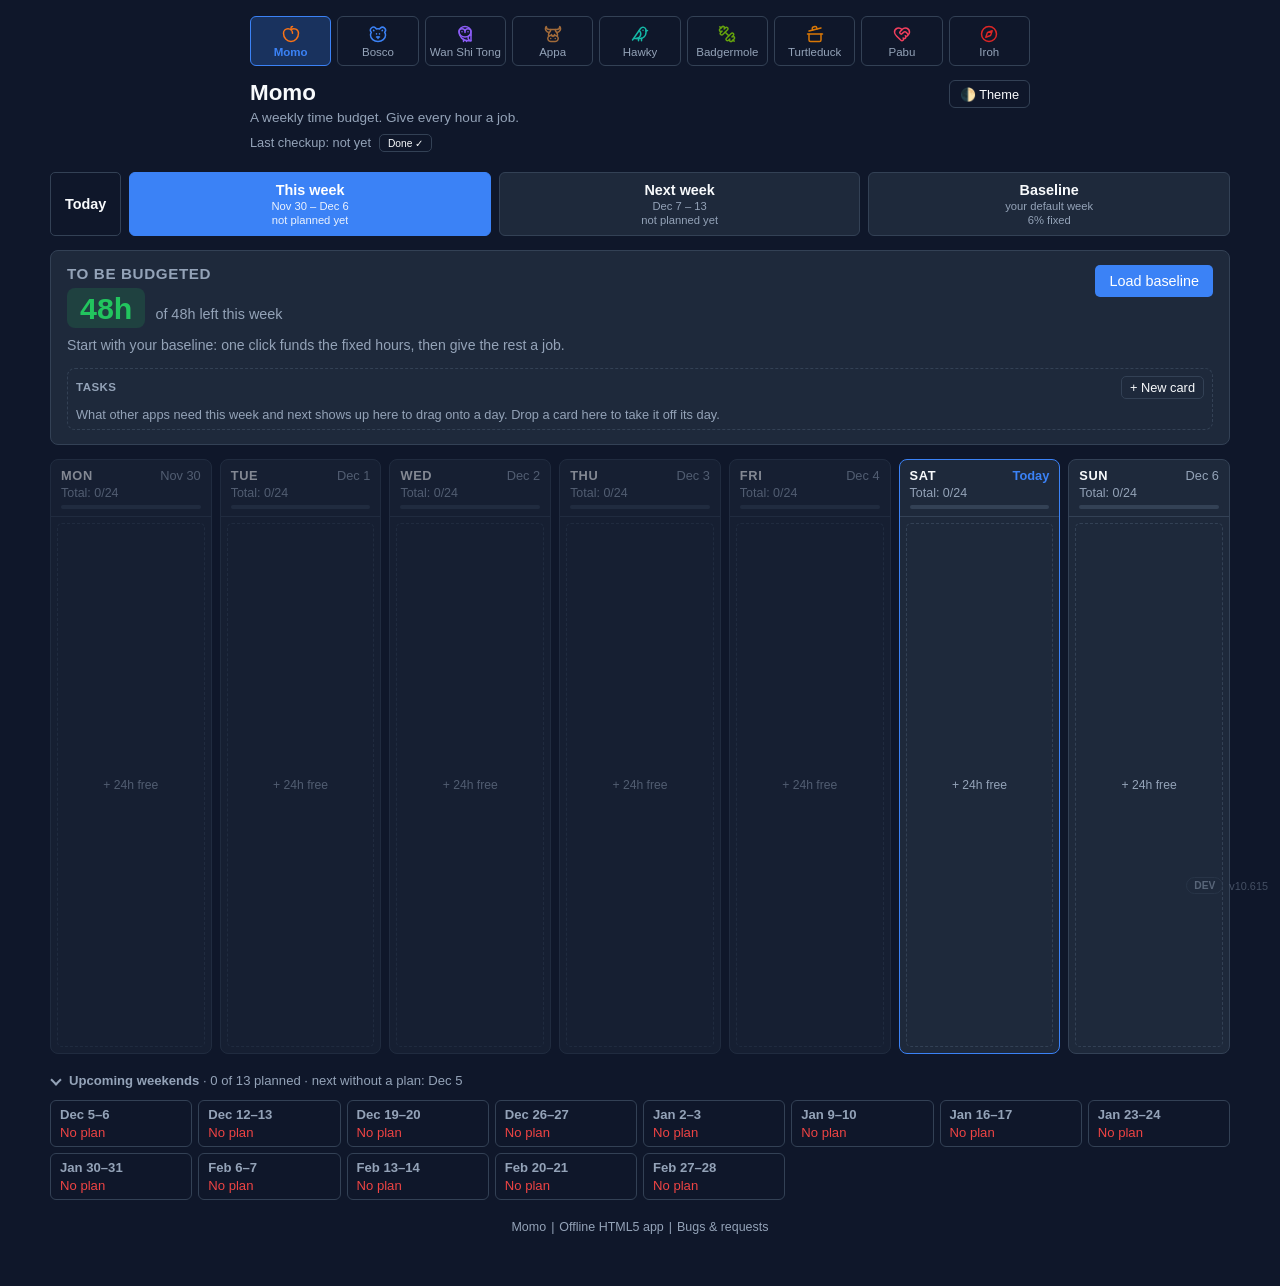
<file: index.html>
<!DOCTYPE html>
<html lang="en" data-theme="light">
<head>
<meta charset="UTF-8">
<meta name="viewport" content="width=device-width, initial-scale=1.0">
<title>Kyoshi</title>
<!-- Kyoshi · index.html — the shell's markup and every file, in load order. Rules and the
     map of where things are: CLAUDE.md. The tab always reads "Kyoshi", whichever app is on
     screen, with one icon: Lucide's flame in white on dark green (#14532d).
     Every file link ends in the same build stamp (?v=…): change it with every update, so a
     normal reload loads the new files instead of ones GitHub Pages let the browser keep. -->
<link rel="icon" id="kFavicon" href="data:image/svg+xml,%3Csvg xmlns='http://www.w3.org/2000/svg' viewBox='0 0 32 32'%3E%3Crect width='32' height='32' rx='7' fill='%2314532d'/%3E%3Cpath d='M16 7q1 4 4 6.5t3 5.5a1 1 0 0 1-14 0 5 5 0 0 1 1-3 1 1 0 0 0 5 0c0-2-1.5-3-1.5-5q0-2 2.5-4' fill='none' stroke='%23fff' stroke-width='2.4' stroke-linecap='round' stroke-linejoin='round'/%3E%3C/svg%3E">
<link rel="stylesheet" href="core/kyoshi.css?v=20261125-1818">
<!-- Apps' own styles (each under .app-<id>). -->
<link rel="stylesheet" href="apps/momo/momo.css?v=20261125-1818">
<link rel="stylesheet" href="apps/bosco/bosco.css?v=20261125-1818">
<link rel="stylesheet" href="apps/wanshitong/wanshitong.css?v=20261125-1818">
<link rel="stylesheet" href="apps/appa/appa.css?v=20261125-1818">
<link rel="stylesheet" href="apps/hawky/hawky.css?v=20261125-1818">
<link rel="stylesheet" href="apps/iroh/iroh.css?v=20261125-1818">
<link rel="stylesheet" href="apps/badgermole/badgermole.css?v=20261125-1818">
<link rel="stylesheet" href="apps/turtleduck/turtleduck.css?v=20261125-1818">
<link rel="stylesheet" href="apps/pabu/pabu.css?v=20261125-1818">
</head>
<body>
<div class="shell">
  <!-- The app switcher: a button for each app (its icon and name; icons only on a phone), the one on screen marked, a
       dot on one waiting for you (core/shell.js). -->
  <nav class="app-tabs" id="kSwitcher" aria-label="Apps"></nav>
  <header class="header">
    <div class="header-main">
      <h1 id="kAppName"></h1>
      <div class="subtitle" id="kAppSubtitle"></div>
      <!-- The app's checkup or meetings with you: last time, Done ✓, settings on a tap (core/meetings.js). -->
      <div class="meetings" id="kMeeting" hidden></div>
    </div>
    <div class="header-actions">
      <!-- Only while cloud sync needs you (GitHub out of reach, the key refused): Lucide's cloud-off, opening its block in
           Developer Mode (core/cloud-ui.js). -->
      <button type="button" class="cloud-btn" id="kCloudBtn" hidden><svg viewBox="0 0 24 24" aria-hidden="true"><path d="m2 2 20 20"/><path d="M5.782 5.782A7 7 0 0 0 9 19h8.5a4.5 4.5 0 0 0 1.307-.193"/><path d="M21.532 16.5A4.5 4.5 0 0 0 17.5 10h-1.79A7.008 7.008 0 0 0 10 5.07"/></svg></button>
      <button class="theme-toggle" id="kThemeToggle">🌓 Theme</button>
    </div>
  </header>

  <section id="kSyncBanner" class="banner" hidden>
    <span id="kSyncBannerText"></span>
    <button id="kSyncBannerBtn">Reconnect</button>
  </section>
  <!-- Cloud sync can't reach GitHub, or its key needs you: until that's over (core/cloud-ui.js). -->
  <section id="kCloudBanner" class="banner cloud-banner" hidden>
    <span id="kCloudBannerText"></span>
    <button id="kCloudBannerBtn">Try now</button>
  </section>
  <section id="kStorageBanner" class="banner" hidden>
    <span id="kStorageBannerText"></span>
  </section>
  <section id="kTestBanner" class="banner" hidden>
    <span id="kTestBannerText"></span>
    <button id="kTestBannerBtn">Reload</button>
  </section>

  <!-- The app on screen goes here (core/shell.js). -->
  <main id="kMount"></main>

  <footer>
    <span id="kFooterName"></span><span class="sep">|</span>Offline HTML5 app<span class="sep">|</span><a href="#" id="kReportBug">Bugs &amp; requests</a>
  </footer>
</div>

<div class="corner-tag">
  <div class="app-version-tag" id="kVersionTag"></div>
  <div class="dev-badge" id="kDevBadge" role="button" aria-pressed="false" title="Developer mode (Ctrl+9)">DEV</div>
</div>
<div class="dev-panel" id="kDevPanel">
  <button class="modal-close" id="kDevClose" aria-label="Close">&times;</button>
  <h3>Developer Mode</h3>
  <div class="dev-version" id="kDevVersion"></div>
  <!-- The app on screen's own tools (A.renderDev). -->
  <div id="kDevAppTools"></div>
  <!-- Cloud sync through a private GitHub repository: its state, the key, decrypted copies, the daily backups
       (core/cloud-ui.js). -->
  <div class="dev-block" id="kDevCloud">
    <div class="dev-block-head">Cloud sync: <strong id="kDevCloudState"></strong></div>
    <div class="dev-hint" id="kDevCloudText"></div>
    <div class="dev-actions" id="kDevCloudActions">
      <button class="secondary small" id="kDevCloudSync">Sync now</button>
      <button class="secondary small" id="kDevCloudEnter">Enter key&hellip;</button>
      <button class="secondary small" id="kDevCloudSetup">Set up a new cloud&hellip;</button>
      <button class="secondary small" id="kDevCloudKey">Show key</button>
      <button class="secondary small" id="kDevCloudToken">Update token&hellip;</button>
      <button class="secondary small" id="kDevCloudExport">Download decrypted copy</button>
      <button class="secondary small" id="kDevCloudDecrypt">Decrypt a file&hellip;</button>
      <input type="file" id="kDevCloudDecryptFile" accept=".json,application/json" hidden>
      <button class="secondary small" id="kDevCloudBackup">Back up now</button>
      <button class="secondary small" id="kDevCloudRestore">Restore a day&hellip;</button>
      <button class="danger" id="kDevCloudOff">Disconnect</button>
    </div>
    <div class="dev-hint" id="kDevCloudHistory" hidden></div>
    <div class="dev-hint" id="kDevCloudBackups" hidden></div>
    <div class="dev-hint" id="kDevCloudSaid" hidden></div>
  </div>
  <!-- Backup & sync for the app on screen, every app in one file, and the sync folder (core/backup.js). -->
  <div class="dev-block" id="kDevBackup">
    <div class="dev-block-head">Backup &amp; sync: <strong id="kDevBackupApp"></strong></div>
    <div class="dev-actions">
      <button class="secondary small" id="kDevExportApp">Export JSON</button>
      <button class="secondary small" id="kDevImportApp">Import JSON</button>
      <input type="file" id="kDevImportAppFile" accept=".json,application/json" hidden>
    </div>
    <div class="dev-actions">
      <button class="secondary small" id="kDevExportAll">Export all</button>
      <button class="secondary small" id="kDevImportAll">Import all</button>
      <input type="file" id="kDevImportFile" accept=".json,application/json" hidden>
      <button class="secondary small" id="kDevSyncFolder" hidden>Sync Folder&hellip;</button>
    </div>
    <div class="dev-hint" id="kDevSyncNote" hidden></div>
    <div class="dev-hint" id="kDevBackupNote"></div>
  </div>
  <div class="dev-block">
    <div class="dev-block-head">Time travel (testing): today is <strong id="kDevToday"></strong></div>
    <div class="dev-actions">
      <button class="secondary small" id="kDevPlusDay">+1 day</button>
      <button class="secondary small" id="kDevPlusWeek">+1 week</button>
      <button class="secondary small" id="kDevPlusMonth">+1 month</button>
      <button class="secondary small" id="kDevPlusSeason">+1 season</button>
    </div>
    <div class="dev-hint">Switches to test mode: nothing is saved or synced until you reload.</div>
  </div>
  <div class="dev-block">
    <div class="dev-block-head">Storage</div>
    <div class="dev-hint" id="kDevStorage"></div>
  </div>
  <div class="dev-block">
    <div class="dev-block-head">Bugs &amp; requests: <strong id="kDevBugCount">0</strong></div>
    <div class="dev-actions">
      <button class="secondary small" id="kDevCopyBugs">Copy all</button>
      <button class="secondary small" id="kDevDownloadBugs">Download .md</button>
      <button class="danger" id="kDevClearBugs">Clear</button>
    </div>
    <div class="dev-hint">Copy all and Download take every one, feature requests first, then bugs. Once they&rsquo;re planned, Clear empties the list, on your other devices too once they sync.</div>
  </div>
  <div class="dev-block">
    <div class="window-pills" id="kDevLogPills"></div>
    <div id="kDevChangelog"></div>
  </div>
</div>

<!-- Spread out due dates (core/spread.js, the maths in core/level.js): the coming weeks before and after, the moves, Apply;
     opened from the Developer Mode tools of an app that keeps schedules (Pabu, Appa). -->
<div class="overlay" id="kSpreadOverlay">
  <div class="modal" role="dialog" aria-modal="true" aria-labelledby="kSpreadTitle">
    <button class="modal-close" aria-label="Close">&times;</button>
    <h3 id="kSpreadTitle">Spread out due dates</h3>
    <p class="modal-hint" id="kSpreadHint"></p>
    <div class="spread-weeks" id="kSpreadWeeks"></div>
    <div class="spread-moves" id="kSpreadMoves"></div>
    <div class="modal-actions">
      <button id="kSpreadApply">Apply</button>
      <button class="secondary" id="kSpreadCancel">Cancel</button>
    </div>
  </div>
</div>

<!-- Bugs & requests (core/bugs.js): Bug or Feature request, the description, then everything logged until it's cleared
     (a tap on one opens it here to edit: Save, Cancel, or Delete it). -->
<div class="overlay" id="kBugOverlay">
  <div class="modal wide" role="dialog" aria-modal="true" aria-labelledby="kBugTitle">
    <button class="modal-close" aria-label="Close">&times;</button>
    <h3 id="kBugTitle">Bugs &amp; requests</h3>
    <p class="modal-hint">Describe a bug (what happened, what you expected) or a feature you&rsquo;d like. Submit saves it here with the app&rsquo;s state and recent console activity (no personal data) and copies it. They stay listed below until you clear them, synced like your data (tap one to read it whole, edit it or delete it): Developer Mode exports them all, then Clear empties the list.</p>
    <div class="mode-toggle bug-kinds" id="kBugKind" role="group" aria-label="What it is">
      <button type="button" class="mode-btn active" data-kind="bug" aria-pressed="true">Bug</button>
      <button type="button" class="mode-btn" data-kind="request" aria-pressed="false">Feature request</button>
    </div>
    <textarea id="kBugText" rows="5" maxlength="4000" aria-label="Description" placeholder="What went wrong? What did you expect?"></textarea>
    <div class="modal-actions"><button id="kBugSubmit">Submit</button><button class="secondary" id="kBugCancel" hidden>Cancel</button><span class="spacer"></span><button class="danger" id="kBugDelete" hidden>Delete</button></div>
    <div class="modal-status" id="kBugStatus"></div>
    <div class="subhead bug-list-head" id="kBugListHead" hidden></div>
    <ul class="bug-list" id="kBugList"></ul>
  </div>
</div>

<div class="overlay" id="kMeetOverlay">
  <div class="modal" role="dialog" aria-modal="true" aria-labelledby="kMeetTitle">
    <button class="modal-close" aria-label="Close">&times;</button>
    <h3 id="kMeetTitle">Meeting</h3>
    <p class="modal-hint">Whenever: it just remembers the last time, with no reminders. On a schedule it&rsquo;s a meeting: when one is due within the next two weeks, it fills a card titled &ldquo;Meeting&rdquo; in Momo in the week before it&rsquo;s due (or Tasks, if none has room), and overdue, it puts a dot on the app&rsquo;s icon.</p>
    <div class="field-row">
      <div class="field"><label for="kMeetEvery">How often</label><select id="kMeetEvery"></select></div>
      <div class="field"><label for="kMeetMinutes">Minutes</label><input type="number" id="kMeetMinutes" min="5" max="240" step="5"></div>
    </div>
    <div class="field"><label for="kMeetLast">Last time</label><input type="date" id="kMeetLast" min="2000-01-01"></div>
    <div class="modal-actions"><button id="kMeetSave">Save</button><button class="secondary" id="kMeetCancel">Cancel</button></div>
    <div class="modal-status" id="kMeetStatus"></div>
  </div>
</div>

<!-- Cloud sync (core/cloud-ui.js), in one of five modes: Set up a new cloud…, Enter key…, Update token…, Show key,
     Restore a day…. -->
<div class="overlay" id="kCloudOverlay">
  <div class="modal cloud-pop" role="dialog" aria-modal="true" aria-labelledby="kCloudTitle">
    <button class="modal-close" aria-label="Close">&times;</button>
    <h3 id="kCloudTitle">Cloud sync</h3>
    <div class="modal-hint" id="kCloudSteps" hidden>
      <ol>
        <li>Make a <strong>private</strong> repository on GitHub (<a href="https://github.com/new" target="_blank" rel="noopener">github.com/new</a>), for example <em>kyoshi-data</em>, ticking <em>Add a README</em>.</li>
        <li>Make a fine-grained token (<a href="https://github.com/settings/personal-access-tokens/new" target="_blank" rel="noopener">github.com/settings/personal-access-tokens/new</a>): <em>Repository access &rarr; Only select repositories &rarr;</em> that one; <em>Permissions &rarr; Repository permissions &rarr; Contents: Read and write</em>; expiration: the longest offered (when it runs out, Kyoshi says so, and <em>Update token&hellip;</em> makes a new key).</li>
        <li>Paste both below.</li>
      </ol>
    </div>
    <p class="modal-hint" id="kCloudHint" hidden></p>
    <div class="field" id="kCloudDayField" hidden><label for="kCloudDay">Day</label><select id="kCloudDay"></select></div>
    <div class="field" id="kCloudRepoField" hidden><label for="kCloudRepo">Repository (owner/name)</label><input type="text" id="kCloudRepo" autocomplete="off" autocapitalize="off" spellcheck="false" placeholder="you/kyoshi-data"></div>
    <div class="field" id="kCloudTokenField" hidden><label for="kCloudToken">Token</label><input type="password" id="kCloudToken" autocomplete="off" spellcheck="false" placeholder="github_pat_&hellip;"></div>
    <div class="field" id="kCloudKeyInField" hidden><label for="kCloudKeyIn">Key</label><textarea id="kCloudKeyIn" rows="3" autocomplete="off" autocapitalize="off" spellcheck="false" placeholder="kyoshi1.&hellip;"></textarea></div>
    <div class="cloud-remember" id="kCloudRememberRow" hidden>
      <label class="check"><input type="checkbox" id="kCloudRemember" checked> Remember on this device</label>
      <div class="check-hint">Untick on a shared or work computer: you&rsquo;ll paste the key each time Kyoshi opens.</div>
    </div>
    <div id="kCloudKeyBox" hidden>
      <div class="field"><label for="kCloudKeyOut">Your key</label><textarea id="kCloudKeyOut" rows="5" readonly spellcheck="false"></textarea></div>
      <p class="modal-hint" id="kCloudKeyNote"></p>
    </div>
    <div class="modal-actions"><button id="kCloudGo">Connect</button><button class="secondary" id="kCloudGoAll" hidden>Restore every app</button><button class="secondary" id="kCloudCopy" hidden>Copy</button><button class="secondary" id="kCloudCancel">Cancel</button></div>
    <div class="modal-status" id="kCloudStatus"></div>
  </div>
</div>

<!-- Core, in order: base.js first (it catches errors while the rest loads). -->
<script src="core/base.js?v=20261125-1818"></script>
<script src="core/changelog.js?v=20261125-1818"></script>
<script src="core/util.js?v=20261125-1818"></script>
<script src="core/level.js?v=20261125-1818"></script>
<script src="core/seasons.js?v=20261125-1818"></script>
<script src="core/storage.js?v=20261125-1818"></script>
<script src="core/files.js?v=20261125-1818"></script>
<script src="core/modal.js?v=20261125-1818"></script>
<script src="core/datepick.js?v=20261125-1818"></script>
<script src="core/sync.js?v=20261125-1818"></script>
<script src="core/sync-folder.js?v=20261125-1818"></script>
<!-- Cloud sync through a private GitHub repository: the client, the key and locked files, the transport, keys, upkeep,
     daily backups, its UI. -->
<script src="core/github.js?v=20261125-1818"></script>
<script src="core/cloud-crypto.js?v=20261125-1818"></script>
<script src="core/cloud.js?v=20261125-1818"></script>
<script src="core/cloud-key.js?v=20261125-1818"></script>
<script src="core/cloud-upkeep.js?v=20261125-1818"></script>
<script src="core/cloud-backups.js?v=20261125-1818"></script>
<script src="core/cloud-ui.js?v=20261125-1818"></script>
<script src="core/backup.js?v=20261125-1818"></script>
<script src="core/record.js?v=20261125-1818"></script>
<script src="core/bugs.js?v=20261125-1818"></script>
<script src="core/dev.js?v=20261125-1818"></script>
<script src="core/agenda.js?v=20261125-1818"></script>
<script src="core/routine.js?v=20261125-1818"></script>
<script src="core/meetings.js?v=20261125-1818"></script>
<script src="core/inbox.js?v=20261125-1818"></script>
<script src="core/spread.js?v=20261125-1818"></script>
<script src="core/wakelock.js?v=20261125-1818"></script>
<!-- PDF files: made (reports) and read (attached proof). -->
<script src="core/pdf-font.js?v=20261125-1818"></script>
<script src="core/pdf-inflate.js?v=20261125-1818"></script>
<script src="core/pdf-filters.js?v=20261125-1818"></script>
<script src="core/pdf-parse.js?v=20261125-1818"></script>
<script src="core/pdf-read.js?v=20261125-1818"></script>
<script src="core/pdf-write.js?v=20261125-1818"></script>
<script src="core/pdf-import.js?v=20261125-1818"></script>
<script src="core/shell.js?v=20261125-1818"></script>

<!-- Apps, in switcher order. Each app: app.js first, events.js last. -->
<script src="apps/momo/app.js?v=20261125-1818"></script>
<script src="apps/momo/markup.js?v=20261125-1818"></script>
<script src="apps/momo/changelog.js?v=20261125-1818"></script>
<script src="apps/momo/model.js?v=20261125-1818"></script>
<script src="apps/momo/times.js?v=20261125-1818"></script>
<script src="apps/momo/colors.js?v=20261125-1818"></script>
<script src="apps/momo/data.js?v=20261125-1818"></script>
<script src="apps/momo/render.js?v=20261125-1818"></script>
<script src="apps/momo/inbox.js?v=20261125-1818"></script>
<script src="apps/momo/tasks.js?v=20261125-1818"></script>
<script src="apps/momo/truecost.js?v=20261125-1818"></script>
<script src="apps/momo/place.js?v=20261125-1818"></script>
<script src="apps/momo/routine.js?v=20261125-1818"></script>
<script src="apps/momo/agenda.js?v=20261125-1818"></script>
<script src="apps/momo/drag.js?v=20261125-1818"></script>
<script src="apps/momo/drop.js?v=20261125-1818"></script>
<script src="apps/momo/clipboard.js?v=20261125-1818"></script>
<script src="apps/momo/card-editor.js?v=20261125-1818"></script>
<script src="apps/momo/sides.js?v=20261125-1818"></script>
<script src="apps/momo/triage.js?v=20261125-1818"></script>
<script src="apps/momo/today.js?v=20261125-1818"></script>
<script src="apps/momo/baseline.js?v=20261125-1818"></script>
<script src="apps/momo/sleep.js?v=20261125-1818"></script>
<script src="apps/momo/closeout.js?v=20261125-1818"></script>
<script src="apps/momo/weekends.js?v=20261125-1818"></script>
<script src="apps/momo/timeoff.js?v=20261125-1818"></script>
<script src="apps/momo/holidays.js?v=20261125-1818"></script>
<script src="apps/momo/holidays-import.js?v=20261125-1818"></script>
<script src="apps/momo/events.js?v=20261125-1818"></script>

<script src="apps/bosco/app.js?v=20261125-1818"></script>
<script src="apps/bosco/markup.js?v=20261125-1818"></script>
<script src="apps/bosco/changelog.js?v=20261125-1818"></script>
<script src="apps/bosco/data.js?v=20261125-1818"></script>
<script src="apps/bosco/trend.js?v=20261125-1818"></script>
<script src="apps/bosco/render.js?v=20261125-1818"></script>
<script src="apps/bosco/setup.js?v=20261125-1818"></script>
<script src="apps/bosco/doses.js?v=20261125-1818"></script>
<script src="apps/bosco/vial.js?v=20261125-1818"></script>
<script src="apps/bosco/treatments.js?v=20261125-1818"></script>
<script src="apps/bosco/image.js?v=20261125-1818"></script>
<script src="apps/bosco/events.js?v=20261125-1818"></script>

<script src="apps/wanshitong/app.js?v=20261125-1818"></script>
<script src="apps/wanshitong/markup.js?v=20261125-1818"></script>
<script src="apps/wanshitong/changelog.js?v=20261125-1818"></script>
<script src="apps/wanshitong/data.js?v=20261125-1818"></script>
<script src="apps/wanshitong/render.js?v=20261125-1818"></script>
<script src="apps/wanshitong/editor.js?v=20261125-1818"></script>
<script src="apps/wanshitong/events.js?v=20261125-1818"></script>

<script src="apps/appa/app.js?v=20261125-1818"></script>
<script src="apps/appa/markup.js?v=20261125-1818"></script>
<script src="apps/appa/changelog.js?v=20261125-1818"></script>
<script src="apps/appa/model.js?v=20261125-1818"></script>
<script src="apps/appa/data.js?v=20261125-1818"></script>
<script src="apps/appa/schedule.js?v=20261125-1818"></script>
<script src="apps/appa/share.js?v=20261125-1818"></script>
<script src="apps/appa/render.js?v=20261125-1818"></script>
<script src="apps/appa/job-view.js?v=20261125-1818"></script>
<script src="apps/appa/proof.js?v=20261125-1818"></script>
<script src="apps/appa/record.js?v=20261125-1818"></script>
<script src="apps/appa/thing-editor.js?v=20261125-1818"></script>
<script src="apps/appa/job-editor.js?v=20261125-1818"></script>
<script src="apps/appa/report.js?v=20261125-1818"></script>
<script src="apps/appa/report-pdf.js?v=20261125-1818"></script>
<script src="apps/appa/spread.js?v=20261125-1818"></script>
<script src="apps/appa/events.js?v=20261125-1818"></script>

<script src="apps/hawky/app.js?v=20261125-1818"></script>
<script src="apps/hawky/markup.js?v=20261125-1818"></script>
<script src="apps/hawky/changelog.js?v=20261125-1818"></script>
<script src="apps/hawky/data.js?v=20261125-1818"></script>
<script src="apps/hawky/share.js?v=20261125-1818"></script>
<script src="apps/hawky/lists.js?v=20261125-1818"></script>
<script src="apps/hawky/lists-view.js?v=20261125-1818"></script>
<script src="apps/hawky/render.js?v=20261125-1818"></script>
<script src="apps/hawky/editor.js?v=20261125-1818"></script>
<script src="apps/hawky/events.js?v=20261125-1818"></script>

<script src="apps/badgermole/app.js?v=20261125-1818"></script>
<script src="apps/badgermole/markup.js?v=20261125-1818"></script>
<script src="apps/badgermole/changelog.js?v=20261125-1818"></script>
<script src="apps/badgermole/data.js?v=20261125-1818"></script>
<script src="apps/badgermole/stats.js?v=20261125-1818"></script>
<script src="apps/badgermole/share.js?v=20261125-1818"></script>
<script src="apps/badgermole/render.js?v=20261125-1818"></script>
<script src="apps/badgermole/session.js?v=20261125-1818"></script>
<script src="apps/badgermole/editors.js?v=20261125-1818"></script>
<script src="apps/badgermole/plates.js?v=20261125-1818"></script>
<script src="apps/badgermole/day.js?v=20261125-1818"></script>
<script src="apps/badgermole/events.js?v=20261125-1818"></script>

<script src="apps/turtleduck/app.js?v=20261125-1818"></script>
<script src="apps/turtleduck/markup.js?v=20261125-1818"></script>
<script src="apps/turtleduck/changelog.js?v=20261125-1818"></script>
<script src="apps/turtleduck/data.js?v=20261125-1818"></script>
<script src="apps/turtleduck/times.js?v=20261125-1818"></script>
<script src="apps/turtleduck/ingredients.js?v=20261125-1818"></script>
<script src="apps/turtleduck/paste.js?v=20261125-1818"></script>
<script src="apps/turtleduck/groceries.js?v=20261125-1818"></script>
<script src="apps/turtleduck/share.js?v=20261125-1818"></script>
<script src="apps/turtleduck/confirm.js?v=20261125-1818"></script>
<script src="apps/turtleduck/plan.js?v=20261125-1818"></script>
<script src="apps/turtleduck/plan-view.js?v=20261125-1818"></script>
<script src="apps/turtleduck/plan-popups.js?v=20261125-1818"></script>
<script src="apps/turtleduck/drag.js?v=20261125-1818"></script>
<script src="apps/turtleduck/clipboard.js?v=20261125-1818"></script>
<script src="apps/turtleduck/recipes.js?v=20261125-1818"></script>
<script src="apps/turtleduck/cook.js?v=20261125-1818"></script>
<script src="apps/turtleduck/render.js?v=20261125-1818"></script>
<script src="apps/turtleduck/events.js?v=20261125-1818"></script>

<script src="apps/pabu/app.js?v=20261125-1818"></script>
<script src="apps/pabu/markup.js?v=20261125-1818"></script>
<script src="apps/pabu/changelog.js?v=20261125-1818"></script>
<script src="apps/pabu/data.js?v=20261125-1818"></script>
<script src="apps/pabu/share.js?v=20261125-1818"></script>
<script src="apps/pabu/render.js?v=20261125-1818"></script>
<script src="apps/pabu/editor.js?v=20261125-1818"></script>
<script src="apps/pabu/setup.js?v=20261125-1818"></script>
<script src="apps/pabu/spread.js?v=20261125-1818"></script>
<script src="apps/pabu/events.js?v=20261125-1818"></script>

<script src="apps/iroh/app.js?v=20261125-1818"></script>
<script src="apps/iroh/markup.js?v=20261125-1818"></script>
<script src="apps/iroh/changelog.js?v=20261125-1818"></script>
<script src="apps/iroh/data.js?v=20261125-1818"></script>
<script src="apps/iroh/share.js?v=20261125-1818"></script>
<script src="apps/iroh/render.js?v=20261125-1818"></script>
<script src="apps/iroh/goal-editor.js?v=20261125-1818"></script>
<script src="apps/iroh/area-editor.js?v=20261125-1818"></script>
<script src="apps/iroh/events.js?v=20261125-1818"></script>

<script>Kyoshi.start();</script>
</body>
</html>
</file>
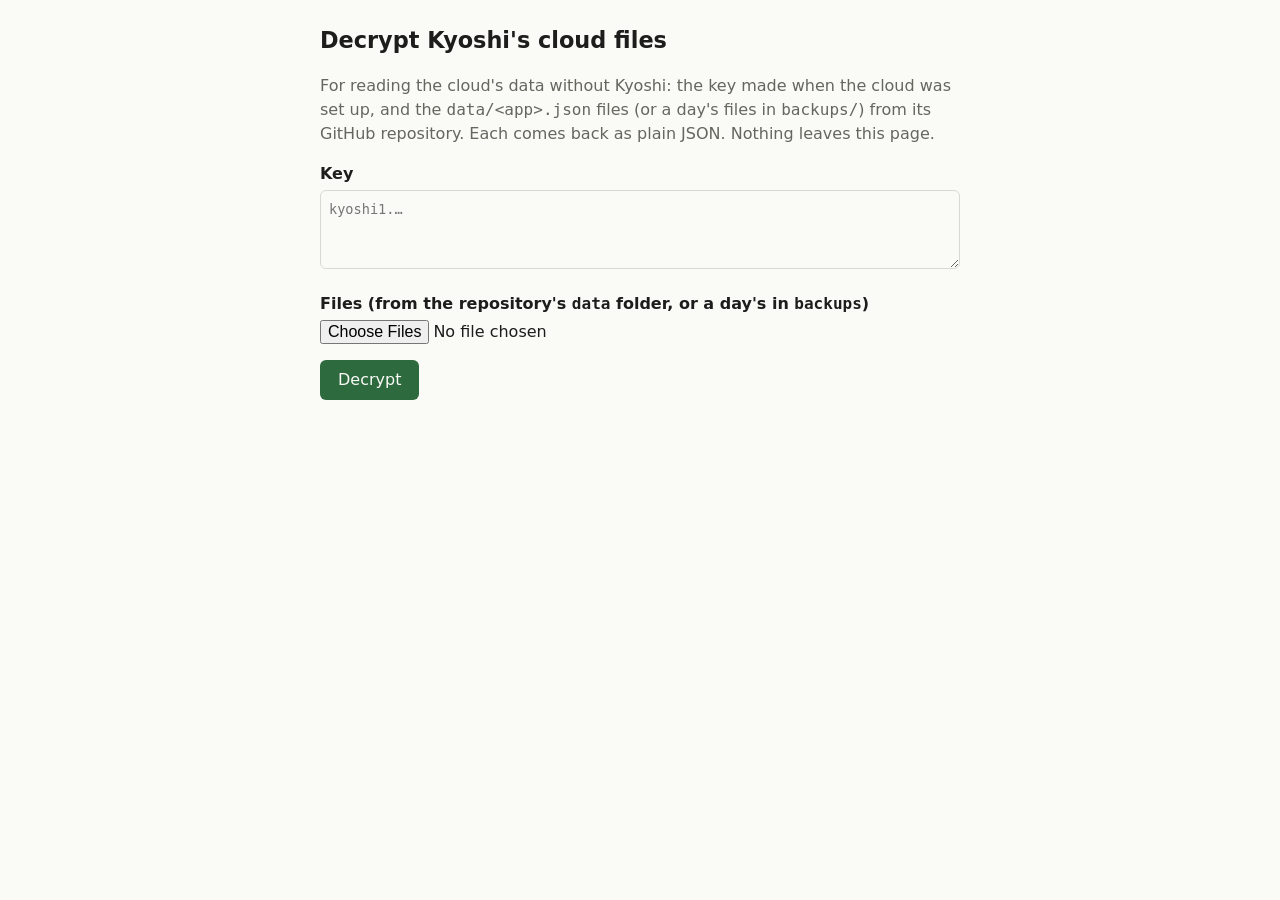
<file: tools/decrypt.html>
<!DOCTYPE html>
<!-- Kyoshi · tools/decrypt.html — the cloud's files, decrypted without Kyoshi running: open this page from disk (it isn't
     part of the site's pages, and index.html never loads it), paste the key, pick data/<app>.json files (or a day's
     backups/<day>/ files) from the cloud's repository (a Download ZIP of it, unzipped), and save each as plain JSON
     (Import JSON takes it; several in one file: Import all takes that; a backup's all.json comes back as the Export all
     file it holds, as it is). Needs nothing but ../core/base.js and ../core/cloud-crypto.js (the key and the locked
     files) and a browser with Web Crypto: no network at all, and nothing leaves the page. -->
<html lang="en">
<head>
<meta charset="utf-8">
<meta name="viewport" content="width=device-width, initial-scale=1">
<title>Kyoshi · Decrypt cloud files</title>
<style>
  :root { --bg: #fafaf7; --fg: #1d1d1b; --muted: #66665f; --border: #d9d9d2; --good: #2d6a3e; --bad: #a2332b; --accent: #2d6a3e; }
  @media (prefers-color-scheme: dark) { :root { --bg: #1b1c1a; --fg: #e9e9e4; --muted: #a3a39b; --border: #3b3c38; --good: #7cc48f; --bad: #f08a80; --accent: #7cc48f; } }
  body { margin: 0; background: var(--bg); color: var(--fg); font: 16px/1.5 system-ui, sans-serif; }
  main { max-width: 640px; margin: 0 auto; padding: 24px 16px 48px; }
  h1 { font-size: 1.4em; margin: 0 0 8px; }
  p, li { color: var(--muted); }
  label { display: block; font-weight: 600; margin: 16px 0 4px; }
  textarea, input[type=file] { width: 100%; box-sizing: border-box; font: inherit; color: inherit; background: transparent; }
  textarea { border: 1px solid var(--border); border-radius: 6px; padding: 8px; font-family: ui-monospace, monospace; font-size: .85em; }
  button { margin-top: 16px; font: inherit; padding: 8px 18px; border-radius: 6px; border: 0; background: var(--accent); color: var(--bg); cursor: pointer; }
  #out { padding-left: 20px; } #out li { color: var(--fg); margin: 6px 0; overflow-wrap: anywhere; }
  .good { color: var(--good) !important; } .bad { color: var(--bad) !important; }
  a { color: var(--accent); }
</style>
</head>
<body>
<main>
  <h1>Decrypt Kyoshi's cloud files</h1>
  <p>For reading the cloud's data without Kyoshi: the key made when the cloud was set up, and the <code>data/&lt;app&gt;.json</code> files (or a day's files in <code>backups/</code>) from its GitHub repository. Each comes back as plain JSON. Nothing leaves this page.</p>
  <label for="key">Key</label>
  <textarea id="key" rows="3" autocomplete="off" autocapitalize="off" spellcheck="false" placeholder="kyoshi1.&hellip;"></textarea>
  <label for="files">Files (from the repository's <code>data</code> folder, or a day's in <code>backups</code>)</label>
  <input type="file" id="files" accept=".json,application/json" multiple>
  <button id="go">Decrypt</button>
  <p id="said" role="status"></p>
  <ul id="out"></ul>
</main>
<script src="../core/base.js"></script>
<script src="../core/cloud-crypto.js"></script>
<script>
(function (C) {
  "use strict";
  const $ = id => document.getElementById(id);
  const pad = n => String(n).padStart(2, "0");
  const today = () => { const d = new Date(); return `${d.getFullYear()}-${pad(d.getMonth() + 1)}-${pad(d.getDate())}`; };
  let urls = []; // the last run's links, let go of on the next

  function say(text, cls = "") { $("said").textContent = text; $("said").className = cls; }
  // A line in the list: its text, and a link to save a file (when there's one).
  function line(text, cls, file) {
    const li = document.createElement("li");
    li.textContent = text;
    li.className = cls;
    if (file) {
      const url = URL.createObjectURL(new Blob([`${JSON.stringify(file.data, null, 2)}\n`], { type: "application/json" })), a = document.createElement("a");
      urls.push(url);
      a.href = url;
      a.download = file.name;
      a.textContent = `Save ${file.name}`;
      li.append(" ", a);
    }
    $("out").append(li);
  }

  async function go() {
    urls.forEach(u => URL.revokeObjectURL(u));
    urls = [];
    $("out").textContent = "";
    if (!C.supported) return say(C.unsupported, "bad");
    const k = C.parseKey($("key").value);
    if (!k) return say(C.keyError($("key").value), "bad");
    const files = Array.from($("files").files);
    if (!files.length) return say("Pick one or more files from the repository's data or backups folder first.", "bad");
    say("Decrypting…");
    const secret = await C.importKey(k.secret), apps = {};
    let done = 0;
    for (const f of files) {
      let env = null;
      try { env = JSON.parse(await f.text()); } catch (err) { /* not JSON */ }
      if (env && typeof env === "object" && env.kyoshi > 1) { line(`${f.name}: saved by a newer Kyoshi: use the decrypt page that came with it.`, "bad"); continue; }
      if (!C.isEnvelope(env)) { line(`${f.name}: not a Kyoshi cloud file (KYOSHI.md and other files are left as they are).`, "bad"); continue; }
      try {
        const save = await C.open(env, secret), id = /^[a-z][a-z0-9]*$/.test(env.app) ? env.app : "file"; // "kyoshi" is the bug log's
        done++;
        // A backup's all.json is already an Export all file: as it is (and not again in the one below).
        if (id === "all") { line(`${f.name}: every app's data, decrypted (Kyoshi's Import all takes it).`, "good", { name: `kyoshi-cloud-${today()}.json`, data: save }); continue; }
        apps[id] = save;
        line(`${f.name}: ${id}'s data, decrypted.`, "good", { name: `${id}-cloud-${today()}.json`, data: save });
      } catch (err) {
        line(`${f.name}: ${err.code === "key" ? "can't be read with this key: it was locked with another one." : "damaged: it can't be read."}`, "bad");
      }
    }
    if (Object.keys(apps).length > 1) line("Every app above in one file (Kyoshi's Import all takes it):", "", { name: `kyoshi-cloud-${today()}.json`, data: { exportedAt: new Date().toISOString(), cloud: true, apps } });
    say(done ? `Decrypted ${done} file${done === 1 ? "" : "s"} of ${files.length}: save ${done === 1 ? "it" : "each"} below.` : "Nothing could be decrypted.", done ? "good" : "bad");
  }

  $("go").addEventListener("click", () => { go().catch(err => { console.error(err); say("Something went wrong: try again.", "bad"); }); });
})(Kyoshi.cloudCrypto);
</script>
</body>
</html>
</file>
<file: core/kyoshi.css>
/* Kyoshi · core/kyoshi.css — the shared look: theme tokens and the components every app uses.
 * An app's own styles go in apps/<id>/<id>.css with every selector under .app-<id>, so apps never clash.
 * Sections: Tokens · Layout · Inputs · Buttons · Stats, tables & badges · Shell · Pop-ups · Date picker · Bugs & requests ·
 * Cloud sync · Developer mode */

/* --- Tokens (light, then dark) --- */
:root {
  --bg: #f4f5f7; --panel: #ffffff; --border: #dcdfe4; --text: #1f2430; --muted: #6b7280;
  --accent: #2563eb; --accent-dark: #1e40af; --good: #16a34a; --warn: #ca8a04; --bad: #dc2626;
  --card-bg: #f8fafc; --btn-bg: #f8fafc; --ring: rgba(37, 99, 235, 0.15);
  --unsaved-bg: rgba(245, 158, 11, 0.15); --unsaved-border: rgba(245, 158, 11, 0.45);
  --good-bg: rgba(22, 163, 74, 0.12); --bad-bg: rgba(220, 38, 38, 0.1);
  --attention: #f59e0b; /* the switcher's dot: an app is waiting for you */
  color-scheme: light;
}
[data-theme="dark"] {
  --bg: #0f172a; --panel: #1e293b; --border: #334155; --text: #f8fafc; --muted: #94a3b8;
  --accent: #3b82f6; --accent-dark: #2563eb; --good: #22c55e; --warn: #eab308; --bad: #ef4444;
  --card-bg: #0f172a; --btn-bg: #1e293b; --ring: rgba(59, 130, 246, 0.25);
  --unsaved-bg: rgba(245, 158, 11, 0.2); --unsaved-border: rgba(245, 158, 11, 0.5);
  --good-bg: rgba(34, 197, 94, 0.15); --bad-bg: rgba(239, 68, 68, 0.16);
  color-scheme: dark;
}

/* --- Layout --- */
* { box-sizing: border-box; }
[hidden] { display: none !important; }
body { margin: 0; padding: 16px; font-family: -apple-system, "Segoe UI", Helvetica, Arial, sans-serif; background: var(--bg); color: var(--text); transition: background-color .2s, color .2s; }
.shell { max-width: var(--app-width, 780px); margin: 0 auto; } /* each app sets its width (meta.width) */
h1 { font-size: 1.4em; margin: 0 0 4px; }
h2 { font-size: .95em; margin: 0; color: var(--muted); text-transform: uppercase; letter-spacing: .04em; }
section { background: var(--panel); border: 1px solid var(--border); border-radius: 8px; padding: 14px 16px; margin-bottom: 14px; }
.section-header { display: flex; justify-content: space-between; align-items: center; gap: 10px; margin-bottom: 10px; }
label { display: block; font-size: .85em; color: var(--muted); margin-bottom: 3px; }
.row { display: flex; gap: 10px; flex-wrap: wrap; margin-top: 8px; } /* a line of fields */
.row > div { flex: 1; min-width: 100px; }
.row > .btn-cell { flex: 0 0 auto; align-self: flex-end; }
.row > .full-row { flex-basis: 100%; }
.actions { margin-top: 10px; }
.toolbar { display: flex; align-items: center; gap: 8px; margin-top: 10px; flex-wrap: wrap; }
.empty-msg { color: var(--muted); font-size: .9em; padding: 8px 0; }
.note { font-size: .8em; color: var(--muted); margin-top: 8px; }
.footnote { font-size: .8em; color: var(--muted); margin-top: 10px; line-height: 1.5; }
.subhead { font-size: .75em; color: var(--muted); text-transform: uppercase; letter-spacing: .04em; margin-bottom: 8px; }
.good { color: var(--good); }
.warn { color: var(--warn); }
.bad { color: var(--bad); }
.sep { margin: 0 .4em; color: var(--muted); font-weight: 400; } /* "|" between values: a dot could pass for a decimal point */
@media (max-width: 640px) { body { padding: 10px; } }

/* --- Inputs --- */
input[type=date], input[type=time], input[type=number], input[type=text], input[type=password], select, textarea { width: 100%; padding: 7px 8px; border: 1px solid var(--border); border-radius: 5px; font-size: .95em; font-family: inherit; background: var(--panel); color: var(--text); transition: border-color .2s, box-shadow .2s; }
input[type=date]:focus, input[type=time]:focus, input[type=number]:focus, input[type=text]:focus, input[type=password]:focus, select:focus, textarea:focus { outline: none; border-color: var(--accent); box-shadow: 0 0 0 3px var(--ring); }
/* Every single-line box the same height, whatever the browser draws inside date and time ones. */
input[type=date], input[type=time], input[type=number], input[type=text], input[type=password], select { height: 2.25em; padding-top: 0; padding-bottom: 0; }
input[type=number] { -moz-appearance: textfield; appearance: textfield; }
input[type=number]::-webkit-outer-spin-button, input[type=number]::-webkit-inner-spin-button { -webkit-appearance: none; margin: 0; }
textarea { padding: 8px; font-size: .9em; resize: vertical; min-height: 90px; }

/* --- Buttons --- */
button { background: var(--accent); color: #fff; border: none; padding: 8px 14px; border-radius: 5px; font-size: .9em; font-family: inherit; cursor: pointer; transition: background-color .2s; }
button:hover { background: var(--accent-dark); }
button:disabled { opacity: .4; cursor: not-allowed; }
button.secondary { background: transparent; color: var(--text); border: 1px solid var(--border); }
button.secondary:hover:not(:disabled) { background: var(--border); }
button.small { padding: 3px 8px; font-size: .8em; }
button.danger { background: transparent; color: var(--bad); border: 1px solid var(--bad); padding: 3px 8px; font-size: .8em; }
button.danger:hover { background: var(--bad); color: #fff; }
/* Developer Mode's Export JSON and Export all while there are changes in no backup yet (core/backup.js). */
button.secondary.unsaved { background: var(--unsaved-bg); border-color: var(--unsaved-border); }
button.secondary.unsaved:hover:not(:disabled) { background: rgba(245, 158, 11, .28); border-color: rgba(245, 158, 11, .6); }
button.pill { padding: 3px 8px; font-size: .78em; border-radius: 4px; background: transparent; border: 1px solid var(--border); color: var(--muted); }
button.pill:hover:not(.active) { background: var(--border); }
button.pill.active { background: var(--accent); color: #fff; border-color: var(--accent); }
button.pill.active:hover { background: var(--accent-dark); }
.window-pills { display: flex; flex-wrap: wrap; gap: 4px; margin-top: 8px; }
.icon-btn { display: inline-flex; align-items: center; justify-content: center; flex: 0 0 auto; width: 30px; height: 30px; padding: 0; border-radius: 6px; border: 1px solid var(--border); background: var(--btn-bg); color: var(--muted); transition: background-color .2s, color .2s, border-color .2s; }
.icon-btn:hover { background: var(--border); color: var(--text); border-color: var(--accent); }
.icon-btn:active { transform: scale(.94); }
/* Two or more big choices side by side; .many puts more than two on a line of their own. */
.mode-toggle { display: flex; gap: 8px; }
.mode-btn { flex: 1; padding: 12px 10px; font-size: .9em; font-weight: 600; border-radius: 6px; border: 1px solid var(--border); background: var(--btn-bg); color: var(--text); transition: background-color .2s, border-color .2s, color .2s; }
.mode-btn:hover:not(.active) { background: var(--border); }
.mode-btn.active { background: var(--accent); color: #fff; border-color: var(--accent); }
.mode-btn.active:hover { background: var(--accent-dark); }
.mode-toggle.many { display: grid; grid-auto-flow: column; grid-auto-columns: 1fr; }
@media (max-width: 600px) { .mode-toggle.many { grid-auto-flow: row; grid-template-columns: 1fr 1fr; } }

/* --- Stats, tables & badges --- */
table { width: 100%; border-collapse: collapse; font-size: .9em; }
th, td { text-align: left; padding: 6px 4px; border-bottom: 1px solid var(--border); }
th { color: var(--muted); font-weight: 600; font-size: .85em; }
.pagination { display: flex; align-items: center; justify-content: space-between; margin-top: 10px; padding-top: 8px; border-top: 1px solid var(--border); font-size: .85em; color: var(--muted); }
.stat-grid { display: flex; gap: 10px; flex-wrap: wrap; margin-top: 8px; }
.stat { position: relative; flex: 1; min-width: 120px; background: var(--card-bg); border: 1px solid var(--border); border-radius: 6px; padding: 10px 12px; }
.stat .val { font-size: 1.15em; font-weight: 700; }
.stat .lbl { font-size: .75em; color: var(--muted); margin-top: 2px; }
.badge { display: inline-block; padding: 2px 8px; border-radius: 10px; font-size: .78em; font-weight: 600; }

/* --- Shell: header, app switcher, banners, footer, corner tag --- */
/* One width in every app (a wider app's page grows beneath it), so the switcher and Theme stay put when you switch. */
.header { display: flex; justify-content: space-between; align-items: flex-start; gap: 12px; max-width: var(--header-width, 780px); margin: 0 auto 18px; }
.subtitle { color: var(--muted); font-size: .85em; }
.header-main { min-width: 0; }
/* The app's meetings with you, under its subtitle (core/meetings.js): muted; due today amber, overdue red. */
.meetings { display: flex; flex-direction: column; gap: 4px; margin: 6px -4px 0; padding: 2px 4px; border-radius: 6px; }
.meeting { display: flex; align-items: center; flex-wrap: wrap; gap: 4px 8px; font-size: .8em; color: var(--muted); }
.meeting-text { padding: 2px 0; background: none; color: inherit; font-size: inherit; text-align: left; }
.meeting-text:hover { background: none; color: var(--text); text-decoration: underline; }
.meeting.due { color: var(--warn); }
.meeting.overdue { color: var(--bad); font-weight: 600; }
.meeting .secondary.small { padding: 2px 8px; font-weight: 400; }
.meeting .met { color: var(--good); font-weight: 700; } /* done today */
.meetings.flash { animation: meeting-flash 1.8s ease-out; }
@keyframes meeting-flash { 0%, 45% { background: var(--unsaved-bg); } 100% { background: transparent; } }
.header-actions { display: flex; align-items: center; gap: 8px; flex: 0 0 auto; }
.theme-toggle { display: inline-flex; align-items: center; height: 28px; padding: 0 10px; background: transparent; border: 1px solid var(--border); color: var(--text); border-radius: 6px; font-size: .8em; }
.theme-toggle:hover { background: var(--card-bg); }
/* The app switcher, above the header: a button for each app, sharing the row (icon over name; icons only on a phone). */
.app-tabs { display: flex; gap: 6px; max-width: var(--header-width, 780px); margin: 0 auto 14px; }
.app-tab { position: relative; flex: 1 1 0; min-width: 0; display: flex; flex-direction: column; align-items: center; justify-content: center; gap: 3px; height: 50px; padding: 4px 2px; background: transparent; border: 1px solid var(--border); border-radius: 6px; color: var(--muted); font-size: .72em; }
.app-tab:hover { background: var(--card-bg); color: var(--text); }
[data-theme="dark"] .app-tab:hover { background: var(--border); }
.app-tab.current { background: var(--ring); border-color: var(--accent); color: var(--accent); font-weight: 600; }
.switch-name { max-width: 100%; overflow: hidden; text-overflow: ellipsis; white-space: nowrap; }
.app-icon { display: inline-flex; flex: 0 0 auto; }
.app-icon svg { display: block; width: 18px; height: 18px; }
.attn-dot { flex: 0 0 auto; width: 8px; height: 8px; border-radius: 50%; background: var(--attention); box-shadow: 0 0 0 2px var(--panel); }
.app-tab .attn-dot { position: absolute; top: -4px; right: -4px; }
@media (max-width: 700px) { .app-tabs { gap: 4px; } .app-tab { height: 38px; } .app-tab .switch-name { display: none; } }
.banner { display: flex; align-items: center; justify-content: space-between; gap: 10px; background: var(--unsaved-bg); border-color: var(--unsaved-border); font-size: .9em; }
.banner button { flex: 0 0 auto; }
@media (max-width: 640px) { .cloud-banner { flex-wrap: wrap; } .cloud-banner > span { flex: 1 1 100%; } } /* a long line: its button under it */
/* Cloud sync's glyph, only while it needs you (core/cloud-ui.js): Lucide's cloud-off in the warning colour. */
.cloud-btn { display: inline-flex; align-items: center; justify-content: center; flex: 0 0 auto; width: 28px; height: 28px; padding: 0; background: transparent; border: 1px solid var(--border); border-radius: 6px; color: var(--warn); }
.cloud-btn:hover { background: var(--card-bg); }
.cloud-btn svg { width: 16px; height: 16px; fill: none; stroke: currentColor; stroke-width: 2; stroke-linecap: round; stroke-linejoin: round; }
footer { text-align: center; color: var(--muted); font-size: .78em; margin-top: 20px; padding-bottom: 36px; } /* room to scroll clear of the corner DEV/version tag */
footer a { color: var(--muted); text-decoration: none; }
footer a:hover { color: var(--text); text-decoration: underline; }
.corner-tag { position: fixed; bottom: 6px; right: 12px; display: flex; align-items: center; gap: 6px; z-index: 9998; }
.app-version-tag { font-size: .68em; color: var(--muted); opacity: .4; pointer-events: none; user-select: none; }

/* --- Pop-ups (core/modal.js) --- */
.overlay { display: none; position: fixed; inset: 0; z-index: 10000; align-items: center; justify-content: center; padding: 16px; background: rgba(0, 0, 0, .5); }
.overlay.open { display: flex; }
.modal { position: relative; width: 100%; max-width: 440px; max-height: 88vh; overflow-y: auto; padding: 16px 18px; background: var(--panel); border: 1px solid var(--border); border-radius: 8px; box-shadow: 0 8px 30px rgba(0, 0, 0, .3); }
.modal.wide { max-width: 540px; }
.modal h3 { margin: 0 0 12px; padding-right: 22px; font-size: 1.05em; }
.modal-hint { margin: -4px 0 12px; font-size: .84em; color: var(--muted); line-height: 1.45; }
.modal-status { font-size: .82em; margin-top: 8px; min-height: 1.2em; }
.modal-actions { display: flex; align-items: center; gap: 8px; margin-top: 16px; flex-wrap: wrap; }
.modal-actions .spacer { flex: 1; }
.modal-close { position: absolute; top: 8px; right: 10px; padding: 0; background: none; color: var(--muted); font-size: 1.1em; }
.modal-close:hover { background: none; color: var(--text); }
.field { margin-bottom: 12px; min-width: 0; } /* a labelled field in a pop-up */
.field-row { display: flex; gap: 10px; }
.field-row > .field { flex: 1; }
@media (max-width: 640px) { .field-row { flex-direction: column; gap: 0; } }

/* --- Date picker (core/datepick.js): every date box's calendar, Monday first, the weekend on the right, over pop-ups --- */
.datepick { position: fixed; z-index: 10001; width: 252px; padding: 8px; background: var(--panel); border: 1px solid var(--border); border-radius: 8px; box-shadow: 0 8px 24px rgba(0, 0, 0, .25); font-size: .9em; user-select: none; }
.dp-head { display: flex; align-items: center; gap: 2px; margin-bottom: 6px; }
.dp-title { flex: 1; text-align: center; font-weight: 600; white-space: nowrap; }
.datepick .dp-nav { width: 30px; height: 30px; padding: 0; background: transparent; color: var(--muted); font-size: 1.15em; line-height: 1; }
.datepick .dp-nav:hover { background: var(--card-bg); color: var(--text); }
[data-theme="dark"] .datepick .dp-nav:hover { background: var(--border); }
.dp-grid { display: grid; grid-template-columns: repeat(7, 1fr); gap: 2px; }
.dp-wd { padding: 2px 0 4px; text-align: center; font-size: .78em; font-weight: 600; color: var(--muted); }
.datepick .dp-day { height: 32px; padding: 0; background: transparent; color: var(--text); border: 1px solid transparent; border-radius: 5px; font-size: .95em; }
.datepick .dp-day.weekend { background: var(--card-bg); }
[data-theme="dark"] .datepick .dp-day.weekend { background: rgba(148, 163, 184, .08); }
.datepick .dp-day.out { color: var(--muted); opacity: .6; }
.datepick .dp-day:hover:not(:disabled) { background: var(--ring); }
.datepick .dp-day.today { border-color: var(--accent); font-weight: 700; }
.datepick .dp-day.picked, .datepick .dp-day.picked:hover { background: var(--accent); border-color: var(--accent); color: #fff; opacity: 1; }
.datepick .dp-day:disabled { opacity: .25; }
.dp-foot { display: flex; justify-content: space-between; gap: 8px; margin-top: 8px; }

/* --- Bugs & requests (core/bugs.js): Bug or Feature request over the box, everything logged under it --- */
.bug-kinds { margin-bottom: 10px; }
.bug-kinds .mode-btn { padding: 8px 10px; }
.bug-list-head { margin: 14px 0 2px; }
.bug-list { list-style: none; margin: 0; padding: 0; }
/* Each row a button: a tap opens its report in the box above to edit (outlined while it's open there). */
.bug-row { display: flex; align-items: flex-start; gap: 8px; width: 100%; padding: 7px 4px; border-top: 1px solid var(--border); border-radius: 0; background: none; color: var(--text); font-size: .85em; line-height: 1.4; text-align: left; }
.bug-row:hover { background: var(--card-bg); }
[data-theme="dark"] .bug-row:hover { background: var(--border); }
.bug-row.editing { border-radius: 4px; outline: 2px solid var(--accent); outline-offset: -2px; }
.bug-kind { flex: 0 0 auto; min-width: 20px; padding: 0 4px; border: 1px solid var(--border); border-radius: 4px; color: var(--muted); font-size: .8em; font-weight: 700; text-align: center; }
.bug-kind.request { border-color: var(--accent); color: var(--accent); }
.bug-body { flex: 1; min-width: 0; overflow-wrap: anywhere; }
.bug-where { color: var(--muted); }

/* --- Cloud sync's pop-up (core/cloud-ui.js): GitHub's steps, the fields, Remember on this device, the key --- */
.cloud-pop ol { margin: 0; padding-left: 18px; }
.cloud-pop li { margin-bottom: 4px; }
.cloud-pop a { color: var(--accent); overflow-wrap: anywhere; }
.cloud-pop textarea { min-height: 0; font-family: ui-monospace, SFMono-Regular, Menlo, Consolas, monospace; font-size: .8em; word-break: break-all; }
.cloud-remember { margin-bottom: 12px; }
.cloud-remember label.check { display: flex; align-items: center; gap: 8px; margin: 0; font-size: .9em; color: var(--text); cursor: pointer; }
.cloud-remember .check-hint { margin: 2px 0 0 24px; font-size: .8em; color: var(--muted); line-height: 1.4; }

/* --- Spread out due dates (core/spread.js): a row per week, its time now and spread out as bars, then the moves --- */
.spread-row { display: grid; grid-template-columns: 4.5em 1fr 1fr; gap: 10px; align-items: center; padding: 3px 0; font-size: .85em; font-variant-numeric: tabular-nums; }
.spread-row > span { display: flex; align-items: center; gap: 6px; min-width: 0; }
.spread-row > span:first-child { white-space: nowrap; overflow: hidden; text-overflow: ellipsis; }
.spread-head { color: var(--muted); font-size: .78em; }
.spread-bar { flex: 1; height: 8px; border-radius: 4px; background: var(--border); overflow: hidden; }
.spread-bar > span { display: block; height: 100%; background: var(--accent); }
.spread-moves { margin-top: 10px; max-height: 30vh; overflow-y: auto; font-size: .85em; }
.spread-moves-head { color: var(--muted); margin-bottom: 4px; }
.spread-move { padding: 2px 0; overflow-wrap: anywhere; }

/* --- Developer mode (Ctrl+9, core/dev.js) --- */
.dev-panel { display: none; position: fixed; right: 14px; bottom: 48px; width: 300px; max-height: 70vh; overflow-y: auto; padding: 12px 14px; background: var(--panel); border: 1px solid var(--border); border-radius: 8px; font-size: .85em; z-index: 9999; box-shadow: 0 4px 16px rgba(0, 0, 0, .25); }
body.dev-mode .dev-panel { display: block; }
.dev-badge { order: -1; padding: 2px 7px; border: 1px solid var(--border); border-radius: 12px; background: transparent; color: var(--muted); font-size: .64em; font-weight: 700; opacity: .5; cursor: pointer; user-select: none; }
body.dev-mode .dev-badge { padding: 4px 9px; border-color: var(--accent); background: var(--accent); color: #fff; font-size: .72em; opacity: 1; box-shadow: 0 2px 6px rgba(0, 0, 0, .2); }
.dev-panel h3 { margin: 0 0 2px; font-size: 1em; }
.dev-panel ul { margin: 4px 0 0; padding-left: 18px; }
.dev-panel li { margin-bottom: 2px; }
.dev-version { color: var(--muted); font-size: .85em; margin-bottom: 10px; }
.dev-block { border-top: 1px solid var(--border); padding: 8px 0; }
.dev-block-head { font-size: .85em; color: var(--muted); margin-bottom: 6px; }
.dev-actions { display: flex; gap: 6px; flex-wrap: wrap; }
.dev-actions + .dev-actions { margin-top: 6px; } /* a second row of buttons (Backup & sync) */
.dev-hint { font-size: .78em; color: var(--muted); margin-top: 6px; line-height: 1.4; }
.dev-hint + .dev-actions { margin-top: 8px; } /* a line, then buttons (Cloud sync) */
.dev-hint.bad { color: var(--bad); }
.dev-panel .window-pills { margin: 0 0 4px; }
.changelog-entry { border-top: 1px solid var(--border); padding: 8px 0; }
.changelog-entry:first-child { border-top: none; }
.changelog-version { font-weight: 700; }
.changelog-date { color: var(--muted); font-size: .78em; margin-left: 6px; }
</file>
<file: apps/momo/momo.css>
/* Momo · momo.css — Momo's own styles, every selector under .app-momo (a few page-wide ones are marked).
 * Shared components (buttons, inputs, sections, pop-ups, banners…) are in core/kyoshi.css.
 * Sections: Tokens · Week tabs · Bank & Tasks · Board & cards · Events · Today · Upcoming weekends (days off and holidays too) · Time off
 * · Pop-up fields · Phones */

/* --- Tokens --- */
/* Page-wide, read by times.js and colors.js: an hour's height on the board, Free time's slate,
   and how much of its colour a card's background takes. */
:root { --momo-hour: 22px; --momo-slate: #64748b; --momo-tint: 14%; }
[data-theme="dark"] { --momo-slate: #94a3b8; --momo-tint: 24%; }
.app-momo { --warn: #d97706; }
[data-theme="dark"] .app-momo { --warn: #f59e0b; }
.app-momo .empty-msg { padding: 2px 0; line-height: 1.45; }

/* --- Week tabs --- */
.app-momo .weekbar { display: flex; align-items: stretch; gap: 8px; margin-bottom: 14px; flex-wrap: wrap; }
.app-momo .views { flex: 1 1 480px; }
.app-momo .views .mode-btn { display: flex; flex-direction: column; align-items: center; gap: 2px; min-width: 0; padding: 9px 8px; }
.app-momo .vb-date, .app-momo .vb-status { max-width: 100%; overflow: hidden; text-overflow: ellipsis; white-space: nowrap; font-size: .78em; font-weight: 400; color: var(--muted); }
.app-momo .vb-status.good { color: var(--good); }
.app-momo .vb-status.bad { color: var(--bad); font-weight: 600; }
.app-momo .mode-btn.active .vb-date, .app-momo .mode-btn.active .vb-status { color: #fff; opacity: .9; }
.app-momo #closeOutNowBtn, .app-momo #todayBtn { flex: 0 0 auto; }
.app-momo #todayBtn { font-weight: 600; }

/* --- To Be Budgeted bank & Tasks --- */
.app-momo .bank-top { display: flex; justify-content: space-between; align-items: flex-start; gap: 12px 16px; flex-wrap: wrap; }
.app-momo .bank-figure { min-width: 0; flex: 1 1 320px; }
.app-momo .bank-line { display: flex; align-items: baseline; gap: 10px; margin-top: 6px; flex-wrap: wrap; }
.app-momo .bank-num { font-size: 1.9em; font-weight: 700; line-height: 1.25; padding: 0 12px; border-radius: 8px; background: var(--card-bg); border: 1px solid var(--border); font-variant-numeric: tabular-nums; }
.app-momo .bank.pos .bank-num { background: var(--good-bg); border-color: transparent; color: var(--good); }
.app-momo .bank-of { color: var(--muted); font-size: .9em; }
.app-momo .bank-msg { margin-top: 8px; font-size: .88em; color: var(--muted); line-height: 1.4; }
.app-momo .bank-msg.bad { color: var(--bad); font-weight: 600; }
.app-momo .bank-msg.good { color: var(--good); }
.app-momo .bank-actions { display: flex; align-items: center; gap: 8px; flex-wrap: wrap; }
.app-momo .tasks { display: flex; flex-direction: column; gap: 8px; min-height: 46px; margin-top: 12px; padding: 7px 8px; border: 1px dashed var(--border); border-radius: 8px; transition: border-color .15s, background-color .15s; }
.app-momo .tasks.drop-target { border-color: var(--accent); background: var(--ring); }
.app-momo .tasks-head { display: flex; align-items: center; gap: 6px 10px; flex-wrap: wrap; }
.app-momo .tasks-label { font-size: .72em; font-weight: 600; color: var(--muted); text-transform: uppercase; letter-spacing: .04em; }
.app-momo .tasks-total { font-size: .8em; color: var(--muted); }
.app-momo .tasks-cards { display: flex; flex-wrap: wrap; align-items: flex-start; gap: 8px; }
.app-momo .tasks-cards:empty { display: none; }
.app-momo .tasks-empty { font-size: .8em; color: var(--muted); }
.app-momo .tasks-add { margin-left: auto; }
/* Each app's part of Tasks: a chunk with its icon, name and what it adds up to, its tasks under it. */
.app-momo .task-app { display: flex; flex-direction: column; gap: 5px; min-width: 0; max-width: 100%; padding: 6px 8px 7px; border: 1px solid var(--border); border-radius: 7px; background: var(--panel); }
.app-momo .task-app-head { display: flex; align-items: center; gap: 6px; min-width: 0; font-size: .8em; font-weight: 600; }
.app-momo .task-app-head .app-icon { display: inline-flex; }
.app-momo .task-app-head .app-icon svg { width: 14px; height: 14px; }
.app-momo .task-app-sum { font-weight: 400; color: var(--muted); white-space: nowrap; }
.app-momo .task-app-cards { display: flex; flex-wrap: wrap; align-items: center; gap: 6px; }
/* A task to draw from (what other apps need) is the outline of a card: dragging it adds a card of
   its own. Something ongoing, like Wan Shi Tong's in progress, stays for next time. Never wider than
   its row (a phone): a long title gives way, so when it's due and its time stay in view. */
.app-momo .card.task { max-width: 100%; gap: 5px; border: 1px dashed color-mix(in srgb, var(--c) 55%, var(--border)); border-left: 3px solid var(--c); background: transparent; }
.app-momo .card.task:hover { background: color-mix(in srgb, var(--c) 8%, transparent); }
/* What's short of a block shows its time; red-edged once late. A need of its own says when it's due before its time
   ("due Fri"; "overdue" in red), only here. */
.app-momo .card.task .task-hours { flex: 0 0 auto; font-size: .85em; color: var(--muted); }
.app-momo .card.task .task-due { flex: 0 0 auto; margin-left: auto; font-size: .72em; color: var(--muted); white-space: nowrap; }
.app-momo .card.task .task-due.late { color: var(--bad); }
.app-momo .card.task.late { border-color: var(--bad); border-left-color: var(--bad); }
/* The baseline's true cost: a block it's short of is a task (its gap to drag in); one it covers, a quiet ✓. */
.app-momo .card.task.cost .task-hours { color: var(--bad); font-weight: 600; }
.app-momo .cost-ok { display: inline-block; padding: 5px 8px; border-left: 3px solid var(--c); border-radius: 5px; background: color-mix(in srgb, var(--c) 6%, transparent); font-size: .8em; font-weight: 600; white-space: nowrap; }
.app-momo .cost-ok .card-fill { color: var(--good); }
/* Above them, what the apps' own cards ask (errands, meals…) against the free time the baseline leaves: ✓, or short in amber. */
.app-momo .cost-apps { flex: 1 1 100%; font-size: .85em; line-height: 1.4; }
.app-momo .cost-fine { color: var(--good); font-weight: 700; }
.app-momo .cost-short { color: var(--warn); }
/* A card holding something late (overdue, or past its due day), or missed on a day gone by, is red-edged, like a late task. */
.app-momo .card.late:not(.task) { border-left-color: var(--bad); outline: 1px solid var(--bad); outline-offset: -1px; }
/* A card filled with what other apps need (inbox.js), or another app's own: their icon before its title, what
   fills it after it, muted, and a ✓ by its time once that's done. */
.app-momo .card-title > .app-icon { display: inline-flex; margin-right: 4px; vertical-align: -1px; }
.app-momo .card-title > .app-icon svg { width: 11px; height: 11px; }
.app-momo .card-fill { font-weight: 400; color: var(--muted); }

/* --- Board & cards --- */
.app-momo .board-wrap { overflow-x: auto; margin-bottom: 14px; padding-bottom: 2px; }
.app-momo .board { display: grid; grid-template-columns: repeat(7, minmax(128px, 1fr)); gap: 8px; }
.app-momo .col { display: flex; flex-direction: column; min-width: 0; background: var(--panel); border: 1px solid var(--border); border-radius: 8px; transition: border-color .15s, box-shadow .15s, opacity .15s; }
.app-momo .col-head { padding: 8px 10px 7px; border-bottom: 1px solid var(--border); border-radius: 7px 7px 0 0; transition: background-color .15s; }
.app-momo .col-day { display: flex; justify-content: space-between; align-items: baseline; gap: 6px; font-size: .8em; font-weight: 700; text-transform: uppercase; letter-spacing: .05em; }
.app-momo .col-date { font-weight: 400; color: var(--muted); text-transform: none; letter-spacing: 0; white-space: nowrap; }
.app-momo .col-total { margin-top: 3px; font-size: .78em; color: var(--muted); font-variant-numeric: tabular-nums; }
.app-momo .col.full .col-total::after { content: " ✓"; }
.app-momo .col.drop-target .col-total::after { content: none; }
.app-momo .col-bar { height: 4px; margin-top: 5px; border-radius: 2px; background: var(--border); overflow: hidden; }
.app-momo .col-bar span { display: block; height: 100%; border-radius: 2px; background: var(--accent); transition: width .2s; }
.app-momo .col.full .col-total { color: var(--good); }
.app-momo .col.full .col-bar span { background: var(--good); }
.app-momo .col.over { border-color: var(--bad); box-shadow: 0 0 0 1px var(--bad); }
.app-momo .col.over .col-head { background: var(--bad-bg); }
.app-momo .col.over .col-total { color: var(--bad); font-weight: 700; }
.app-momo .col.over .col-bar span { background: var(--bad); }
.app-momo .col.today { border-color: var(--accent); }
.app-momo .col.today .col-date { color: var(--accent); font-weight: 600; }
.app-momo .col.past { opacity: .5; }
.app-momo .col.drop-target:not(.over) { border-color: var(--accent); box-shadow: 0 0 0 3px var(--ring); }
.app-momo .col-body { flex: 1; display: flex; flex-direction: column; gap: 4px; padding: 6px; }

/* Cards: on a day, each is as tall as its time on the board's ruler (set as it's drawn), so cards
   at the same time line up across the week, and fits two lines: the title across the whole card,
   then when it starts and its hours. */
.app-momo .card { position: relative; flex: 0 0 auto; display: flex; flex-wrap: wrap; align-content: flex-start; align-items: center; justify-content: space-between; gap: 0 6px; padding: 4px 7px 3px; overflow: hidden; border-radius: 5px; border-left: 3px solid var(--c); background: color-mix(in srgb, var(--c) var(--momo-tint), var(--panel)); font-size: .8em; line-height: 1.25; cursor: grab; user-select: none; -webkit-user-select: none; -webkit-touch-callout: none; touch-action: manipulation; transition: box-shadow .15s, opacity .15s; }
.app-momo .card:hover { box-shadow: 0 1px 4px rgba(0, 0, 0, .14); }
.app-momo .card:focus-visible { outline: 2px solid var(--accent); outline-offset: 1px; }
/* A pinned card that the cards above run into is drawn at its own time, over them, set in far
   enough to leave their edge to grab. */
.app-momo .col-body > .card { margin: var(--mt, 0) 0 var(--mb, 0); }
.app-momo .col-body > .card.clashing { margin-left: 25%; box-shadow: 0 1px 5px rgba(0, 0, 0, .3); }
.app-momo .card-title { flex: 1 0 100%; min-width: 0; overflow: hidden; text-overflow: ellipsis; white-space: nowrap; font-weight: 600; }
.app-momo .card-hours { flex: 0 0 auto; color: var(--muted); font-size: .92em; font-variant-numeric: tabular-nums; }
/* When a card starts and ends, on the 24-hour clock (red when the cards above run
   into it, or past midnight; the end lighter), then its pin: filled in the card's colour
   while pinned, otherwise only there on hover. A pinned card stays put. Where the end
   doesn't fit beside the hours (a narrow day, a pin, long hours: render.js fitClocks), it
   goes, so the start and the hours always show. */
.app-momo .card-time { flex: 0 0 auto; display: inline-flex; align-items: center; gap: 1px; color: var(--muted); font-size: .92em; font-variant-numeric: tabular-nums; }
.app-momo .card-time.clash { color: var(--bad); font-weight: 700; }
.app-momo .clock-end { font-weight: 400; opacity: .75; }
.app-momo .no-end .clock-end { display: none; }
.app-momo .pin { display: inline-flex; margin: -2px 0 -2px 1px; padding: 2px; border-radius: 3px; color: var(--muted); cursor: pointer; visibility: hidden; }
.app-momo .pin:hover { background: var(--ring); color: var(--text); }
.app-momo .pin-icon { width: 11px; height: 11px; fill: none; stroke: currentColor; stroke-width: 2.4; stroke-linecap: round; stroke-linejoin: round; }
.app-momo .pin.on { visibility: visible; color: var(--c); }
.app-momo .pin.on .pin-icon { fill: currentColor; }
.app-momo .card:hover > .card-time > .pin, .app-momo .card-own:hover > .card-time > .pin { visibility: visible; }
@media (hover: none) { .app-momo .pin { visibility: visible; opacity: .4; } .app-momo .pin.on { opacity: 1; } }
.app-momo .board.locked .pin { cursor: default; }
.app-momo .board.locked .pin:not(.on) { display: none; }
.app-momo .card.pinned { cursor: pointer; }
/* A card set in its app (a meal at its time, a slot of its routine: fixed) stays put too: no grip, and its pin is only
   a sign, muted and always shown (phones too). */
.app-momo .card.set { cursor: pointer; }
.app-momo .set-pin { display: inline-flex; margin: -2px 0 -2px 1px; padding: 2px; color: var(--muted); opacity: .75; }
.app-momo .set-pin .pin-icon { fill: currentColor; }
/* Trying to drag a pinned card wiggles its pin (cutting a card set in its app too). */
.app-momo :is(.pin, .set-pin).nudge { animation: momo-nudge .16s ease-in-out 3 alternate; }
@keyframes momo-nudge { from { transform: rotate(-24deg); } to { transform: rotate(24deg); } }
.app-momo .card.dragging { opacity: .3; }
/* A card copied (Ctrl+C) or cut (Ctrl+X) is shaded while it waits to be pasted: blue for a copy, amber for a cut.
   While Alt is held, the card under the mouse is shaded red, as Alt+click deletes it (a block's own part: the cards inside it stay);
   not one whose day its app sets (fixed: a meal, something done), which Alt+click leaves be. */
.app-momo .card.clip::after, .app-momo.alt-held :is(#board:not(.locked), #tasks) :is(.card:not(.has-inner):not(.task):not(.fixed), .card:not(.fixed) > .card-own):hover::after { content: ""; position: absolute; inset: 0; border-radius: inherit; outline: 2px dashed var(--clip); outline-offset: -2px; background: color-mix(in srgb, var(--clip) 18%, transparent); pointer-events: none; }
.app-momo .card.clip { --clip: var(--accent); }
.app-momo .card.clip.cut { --clip: var(--warn); }
.app-momo.alt-held :is(#board:not(.locked), #tasks) :is(.card:not(.has-inner):not(.task):not(.fixed), .card:not(.fixed) > .card-own):hover { --clip: var(--bad); }
.app-momo .card.drop-into, .app-momo .card.resizing { box-shadow: 0 0 0 2px var(--accent); }
.app-momo .grip { position: absolute; left: 0; right: 0; bottom: 0; height: 7px; cursor: ns-resize; }
.app-momo .grip::after { content: ""; position: absolute; left: 50%; bottom: 2px; width: 18px; height: 2px; margin-left: -9px; border-radius: 1px; background: var(--c); opacity: 0; transition: opacity .15s; }
.app-momo .card:not(.has-inner):hover > .grip::after, .app-momo .card-own:hover > .grip::after { opacity: .8; }
@media (hover: none) { .app-momo .grip { display: none; } }
/* A card with others inside it (lunch inside work) is one block: the cards
   inside go at its top, middle or bottom around its own hours, which split in
   two around the middle ones. Each part is resized from its own bottom edge. On a day, every part
   is as tall as its time on the ruler; the cards inside are set in from the top and left. */
.app-momo .card.has-inner { flex-direction: column; flex-wrap: nowrap; align-items: stretch; justify-content: flex-start; gap: 0; padding: 0 3px 0 0; }
.app-momo .card-own { position: relative; flex: none; display: flex; flex-wrap: wrap; align-content: flex-start; align-items: center; justify-content: space-between; gap: 0 6px; overflow: hidden; padding: 4px 4px 0 7px; }
.app-momo .card-own:focus-visible { outline: 2px solid var(--accent); outline-offset: -2px; }
.app-momo .card-rest { padding: 0; } /* just its resize edge */
.app-momo .card.inner { margin: 3px 0 0 4px; padding: 2px 6px; border-radius: 4px; }
.app-momo .card .card { font-size: 1em; }
/* Cards in Tasks (and their ghost while dragged) are one line, only as wide as they need. */
.app-momo .parked > .card-rest { display: none; }
.app-momo .card.parked { flex-wrap: nowrap; height: auto; align-items: center; padding: 5px 8px; }
.app-momo .card.parked.has-inner { flex-direction: row; align-items: center; gap: 3px; padding: 3px; }
.app-momo .parked > .card-own { flex-wrap: nowrap; padding: 2px 4px; }
.app-momo .card.parked.inner { height: auto; margin: 0; padding: 2px 6px; }
.app-momo .parked .card-title { flex: 0 1 auto; }
.app-momo .parked .card-hours { font-size: 1em; }
.app-momo .board.locked .card { cursor: default; }
.app-momo .card.ghost { position: fixed; left: 0; top: 0; z-index: 10001; margin: 0; pointer-events: none; opacity: .95; box-shadow: 0 8px 24px rgba(0, 0, 0, .25); }
/* A group drag's ghost is a stack: the same card on several days. */
.app-momo .card.ghost.group { box-shadow: 4px 4px 0 -1px var(--panel), 4px 4px 0 0 var(--c), 8px 8px 0 -1px var(--panel), 8px 8px 0 0 var(--c), 0 8px 24px rgba(0, 0, 0, .25); }
.app-momo .drop-line { display: none; position: fixed; z-index: 10000; height: 3px; border-radius: 2px; background: var(--accent); pointer-events: none; }
/* Page-wide while Momo drags or resizes a card (body classes set by drag.js and drop.js). */
body.is-dragging, body.is-dragging * { cursor: grabbing !important; }
body.is-resizing, body.is-resizing * { cursor: ns-resize !important; }
body.is-dragging, body.is-resizing { user-select: none; -webkit-user-select: none; }
/* A day's free time is a dashed block saying how much it is, as tall as its time on the ruler:
   before a pinned card, and after the last card unless that runs to midnight. It's the one
   place on a day to add a card: click it. The last one fills the rest of the column. */
.app-momo .free { flex: 0 0 auto; display: flex; align-items: center; justify-content: center; padding: 0 4px; border: 1px dashed var(--border); border-radius: 5px; background: transparent; color: var(--muted); font-size: .76em; }
.app-momo .free.end { flex-grow: 1; }
.app-momo button.free:hover { background: var(--ring); border-color: var(--accent); color: var(--accent); }
/* How far over a day is, where its free time would be: just a label. */
.app-momo .free.over { min-height: 24px; border-color: var(--bad); color: var(--bad); font-weight: 600; }

/* --- Events: other apps' (agenda.js) --- */
/* An event (a dose from Bosco, …) looks like a card, with its app's icon before its title, as tall as
   its time on the ruler. In time no card has, it's a piece of the day; anywhere else it's drawn over
   the day at its time: filling the column, or set in (like a card the cards above run into) with a red
   ring and time while it conflicts. Once done, a small ✓ by its time. One at any time that day is just
   its icon in the day's heading. */
.app-momo .col-body { position: relative; }
.app-momo .event { position: relative; flex: 0 0 auto; display: flex; flex-wrap: wrap; align-content: flex-start; align-items: center; justify-content: space-between; gap: 0 6px; min-width: 0; margin: 0; padding: 4px 7px 3px; overflow: hidden; border: 0; border-left: 3px solid var(--c); border-radius: 5px; background: color-mix(in srgb, var(--c) var(--momo-tint), var(--panel)); color: var(--text); font-size: .8em; line-height: 1.25; text-align: left; cursor: pointer; transition: box-shadow .15s; }
.app-momo button.event:hover { background: color-mix(in srgb, var(--c) var(--momo-tint), var(--panel)); box-shadow: 0 1px 4px rgba(0, 0, 0, .14); }
.app-momo .event:focus-visible, .app-momo .ev-mark:focus-visible { outline: 2px solid var(--accent); outline-offset: 1px; }
.app-momo .event .app-icon { display: inline-flex; margin-right: 4px; vertical-align: -1px; }
.app-momo .event .app-icon svg, .app-momo .ev-mark .app-icon svg { width: 11px; height: 11px; }
.app-momo .event.over { position: absolute; z-index: 1; box-shadow: 0 1px 5px rgba(0, 0, 0, .3); }
.app-momo .event.clash, .app-momo button.event.clash:hover { box-shadow: 0 0 0 2px var(--bad), 0 1px 5px rgba(0, 0, 0, .3); }
.app-momo .event.done { cursor: default; }
.app-momo .ev-done { margin-left: 3px; color: var(--good); font-weight: 700; }
.app-momo .col-evs { display: inline-flex; gap: 2px; margin: -3px auto -3px 4px; }
.app-momo .ev-mark { display: inline-flex; align-items: center; padding: 2px; border: 1px solid transparent; border-radius: 4px; background: transparent; font-size: .9em; }
.app-momo button.ev-mark:hover { background: var(--ring); border-color: var(--border); }
/* While a card is dragged or resized, events let the pointer through to the day under them. */
body.is-dragging .app-momo .event, body.is-resizing .app-momo .event { pointer-events: none; }

/* --- Today (today.js) --- */
/* The phone's view, big and in one column (centred on a wide screen). Now is a panel in its card's
   colour: its title large, the time left, and a bar of how much of it has gone. Then rows, as cards
   are: when it starts, what it is (what fills it muted under it), how long; free time dashed, and an
   event in conflict red-edged, as on the board. */
.app-momo .today-view { max-width: 640px; margin: 0 auto; } /* not .today, which is today's column on the board */
.app-momo .today-bar { display: flex; align-items: center; justify-content: space-between; gap: 12px; margin-bottom: 14px; }
.app-momo .today-head { display: flex; flex-direction: column; gap: 2px; min-width: 0; }
.app-momo .today-date { font-size: 1.3em; font-weight: 700; }
.app-momo #weekBtn { flex: 0 0 auto; padding: 10px 20px; font-weight: 600; }
.app-momo .today-view section h2 { display: flex; align-items: baseline; gap: 8px; margin: 18px 0 8px; }
.app-momo .today-view section h2:first-child { margin-top: 0; }
.app-momo .t-in { font-size: .9em; font-weight: 400; text-transform: none; letter-spacing: 0; }
.app-momo .t-now { border-left: 5px solid var(--c); background: color-mix(in srgb, var(--c) var(--momo-tint), var(--panel)); }
.app-momo .t-now.t-free { border-left-style: dashed; background: var(--panel); }
.app-momo .t-big { display: flex; flex-direction: column; gap: 4px; width: 100%; margin: 0; padding: 0; border: 0; border-radius: 4px; background: none; color: var(--text); font-size: 1em; text-align: left; }
.app-momo button.t-big:hover { background: none; }
.app-momo button.t-big:hover .t-title { text-decoration: underline; text-decoration-color: var(--c); text-underline-offset: 3px; }
.app-momo .t-big .t-title { font-size: 1.6em; font-weight: 700; line-height: 1.2; }
.app-momo .t-big .t-sub { font-size: 1em; }
.app-momo .t-now.t-free .t-big .t-title { color: var(--muted); }
.app-momo .t-left { margin-top: 12px; color: var(--muted); }
.app-momo .t-left strong { font-size: 1.6em; color: var(--text); font-variant-numeric: tabular-nums; }
.app-momo .t-bar { height: 6px; margin-top: 8px; border-radius: 3px; background: color-mix(in srgb, var(--c) 25%, var(--border)); overflow: hidden; }
.app-momo .t-bar span { display: block; height: 100%; background: var(--c); }
.app-momo .t-now .t-rows { margin-top: 12px; }
.app-momo .t-rows { display: flex; flex-direction: column; gap: 6px; }
.app-momo .t-row { display: flex; align-items: center; gap: 12px; width: 100%; min-height: 52px; margin: 0; padding: 8px 12px; border: 0; border-left: 4px solid var(--c); border-radius: 6px; background: color-mix(in srgb, var(--c) var(--momo-tint), var(--panel)); color: var(--text); font-size: 1em; text-align: left; line-height: 1.3; }
.app-momo button.t-row:hover { background: color-mix(in srgb, var(--c) var(--momo-tint), var(--panel)); box-shadow: 0 1px 4px rgba(0, 0, 0, .18); }
.app-momo .t-row:focus-visible, .app-momo .t-big:focus-visible { outline: 2px solid var(--accent); outline-offset: 2px; }
.app-momo .t-row.next { min-height: 60px; font-size: 1.1em; }
.app-momo .t-row.t-free { min-height: 40px; padding-left: 15px; border: 1px dashed var(--border); background: transparent; color: var(--muted); }
.app-momo .t-row.clash, .app-momo .t-row.late { border-left-color: var(--bad); box-shadow: inset 0 0 0 1px var(--bad); }
.app-momo .t-row.clash .t-when { color: var(--bad); }
.app-momo .t-late { color: var(--bad); font-weight: 700; }
.app-momo .t-row.t-free .t-title { font-weight: 400; }
.app-momo .t-when { flex: 0 0 3.2em; color: var(--muted); font-weight: 600; font-variant-numeric: tabular-nums; }
.app-momo .t-when.any { font-size: .78em; font-weight: 400; line-height: 1.2; }
.app-momo .t-end { display: block; font-size: .78em; font-weight: 400; } /* when it ends, under when it starts */
.app-momo .t-what { flex: 1; min-width: 0; display: flex; flex-direction: column; }
.app-momo .t-title { overflow: hidden; text-overflow: ellipsis; white-space: nowrap; font-weight: 600; }
.app-momo .t-sub { overflow: hidden; text-overflow: ellipsis; white-space: nowrap; font-size: .85em; color: var(--muted); }
.app-momo .t-len { flex: 0 0 auto; color: var(--muted); font-size: .9em; font-variant-numeric: tabular-nums; }
.app-momo .t-title > .app-icon { display: inline-flex; margin-right: 6px; vertical-align: -2px; }
.app-momo .t-title > .app-icon svg { width: 15px; height: 15px; }
.app-momo .t-big .t-title > .app-icon svg { width: 20px; height: 20px; }
.app-momo .t-empty p { margin: 0 0 12px; font-size: 1.1em; }
/* A card's pop-up on Today: a dot in its colour by its title. */
.app-momo .detail-dot { flex: 0 0 auto; width: 12px; height: 12px; border-radius: 50%; background: var(--c); }

/* --- Upcoming weekends (weekends.js) --- */
/* Folded under the board and under Today, muted and small: not the focus. Open, a tile per weekend: its days, then
   its plan in green, or "No plan" in red. The board's Saturday heading shows the plan as a muted line (tap: its
   pop-up); the other days get an empty line as tall, so every day's cards still start level. */
.app-momo .weekends { margin: 0 0 14px; font-size: .82em; color: var(--muted); }
.app-momo .weekends > summary { display: inline-block; max-width: 100%; padding: 2px 4px 2px 0; cursor: pointer; user-select: none; -webkit-user-select: none; line-height: 1.4; }
.app-momo .weekends > summary::-webkit-details-marker { display: none; }
.app-momo .weekends > summary::before { content: ""; display: inline-block; width: 6px; height: 6px; margin: 0 9px 2px 2px; vertical-align: middle; border: solid currentColor; border-width: 0 2px 2px 0; transform: rotate(-45deg); transition: transform .15s; }
.app-momo .weekends[open] > summary::before { transform: rotate(45deg); }
.app-momo .weekends > summary:hover { color: var(--text); }
.app-momo .weekends > summary:focus-visible { outline: 2px solid var(--accent); outline-offset: 2px; border-radius: 4px; }
.app-momo .we-head { font-weight: 600; }
.app-momo .weekend-list { display: grid; grid-template-columns: repeat(auto-fill, minmax(140px, 1fr)); gap: 6px; margin-top: 8px; }
.app-momo .weekend { display: flex; flex-direction: column; align-items: flex-start; gap: 1px; min-width: 0; padding: 5px 9px; border: 1px solid var(--border); border-radius: 6px; background: transparent; color: var(--muted); font-size: 1em; line-height: 1.3; text-align: left; }
.app-momo .weekend:hover { background: var(--ring); border-color: var(--accent); }
.app-momo .weekend:focus-visible { outline: 2px solid var(--accent); outline-offset: 1px; }
.app-momo .we-days { font-weight: 600; font-variant-numeric: tabular-nums; }
.app-momo .we-plan { max-width: 100%; color: var(--good); overflow-wrap: anywhere; }
.app-momo .we-plan.none { color: var(--bad); }
.app-momo .col-plan { display: block; width: 100%; height: 1.4em; margin: 4px 0 0; padding: 0; border: 0; border-radius: 0; background: none; color: var(--muted); font-size: .76em; line-height: 1.4em; text-align: left; overflow: hidden; text-overflow: ellipsis; white-space: nowrap; }
.app-momo button.col-plan:hover { background: none; color: var(--text); text-decoration: underline; }
.app-momo button.col-plan:focus-visible { outline: 2px solid var(--accent); outline-offset: 1px; }
/* A day off (weekends.js offHTML): a small gold sun after its date, on the board's heading and on Today's, faded for half
   a day; before a weekend's days on its tile when it has any. Never green: that's a plan's, and a full day's. */
.app-momo .off-sun { display: inline-flex; margin-left: 4px; color: #d4a017; vertical-align: -1px; }
.app-momo .off-sun.half { opacity: .55; }
.app-momo .off-sun svg { width: 12px; height: 12px; fill: none; stroke: currentColor; stroke-width: 2.2; stroke-linecap: round; stroke-linejoin: round; }
.app-momo .we-days .off-sun { margin: 0 4px 0 0; }
/* A holiday (holidays.js): the same sun in violet, wherever a day off's would be; a lone holiday's row among the
   weekends, its "No plan" muted (it isn't a weekend to plan). */
.app-momo .off-sun.holiday { color: #8b5cf6; opacity: 1; }
.app-momo .weekend.holiday .we-plan.none { color: var(--muted); }
.app-momo .weekend.holiday .we-days { max-width: 100%; overflow-wrap: anywhere; }
/* The Holidays pop-up (holidays-import.js). */
.app-momo .holidays-file { align-items: baseline; gap: 8px; margin-bottom: 6px; }
.app-momo .holidays-tools { align-items: baseline; gap: 8px; margin-top: 6px; }
.app-momo .holidays-tools .note { margin-top: 0; }
.app-momo #holidaysText { font-variant-numeric: tabular-nums; }
.app-momo .holidays-read { min-height: 1.2em; margin-bottom: 4px; }
.app-momo .holidays-read.bad { color: var(--bad); }
.app-momo .holiday-list { max-height: 40vh; overflow-y: auto; margin: 10px 0 6px; border-top: 1px solid var(--border); }
.app-momo .holiday-row { display: flex; align-items: center; gap: 10px; padding: 4px 0; border-bottom: 1px solid var(--border); font-size: .9em; }
.app-momo .holiday-day { flex: 0 0 auto; min-width: 6.5em; font-variant-numeric: tabular-nums; color: var(--muted); }
.app-momo .holiday-name { flex: 1; min-width: 0; overflow-wrap: anywhere; }
.app-momo .holiday-x { flex: none; }
/* Its pop-up's days off: Before and After side by side (on phones too), each with the days it takes under it. */
.app-momo .off-row { flex-direction: row; }
.app-momo .off-row > .field { margin: 0; }
.app-momo .off-row .note { margin-top: 4px; }

/* --- Time off (timeoff.js) --- */
/* PTO or sick time below 0, on the fold's line and in a weekend's pop-up. */
.app-momo .neg { color: var(--bad); font-weight: 600; }
/* Developer Mode's Time off block (page-wide: the panel is outside Momo's page, hence momo- names): a row per balance,
   its label, the hours, then −½ day and −1 day. */
.momo-off-field { display: flex; align-items: center; gap: 6px; margin-bottom: 6px; }
.momo-off-field label { flex: 0 0 64px; color: var(--muted); font-size: .9em; }
.momo-off-field input[type=number] { flex: 1 1 auto; min-width: 0; width: auto; height: 2em; }
.momo-off-field button { flex: 0 0 auto; }

/* --- Pop-up fields: steppers, day pills, presets, colours, close-out rows --- */
/* A card set in its app shows its fields greyed out: only looked at here. */
.app-momo .modal :is(input, select):disabled { opacity: .6; cursor: default; }
.app-momo .stepper { display: flex; }
.app-momo .stepper input { min-width: 0; text-align: center; border-radius: 0; }
.app-momo .step-btn { flex: 0 0 34px; padding: 0; border: 1px solid var(--border); background: var(--btn-bg); color: var(--text); font-size: 1.1em; line-height: 1; }
.app-momo .step-btn:first-child { border-radius: 5px 0 0 5px; border-right: none; }
.app-momo .step-btn:last-child { border-radius: 0 5px 5px 0; border-left: none; }
.app-momo .step-btn:hover { background: var(--border); }
.app-momo .day-pills { display: flex; flex-wrap: wrap; gap: 5px; }
.app-momo .day-pill { min-width: 44px; padding: 6px 8px; border: 1px solid var(--border); border-radius: 5px; background: var(--btn-bg); color: var(--text); font-size: .82em; }
.app-momo .day-pill:hover:not(.active) { background: var(--border); }
.app-momo .day-pill.active { background: var(--accent); border-color: var(--accent); color: #fff; }
.app-momo .field-head { display: flex; align-items: center; justify-content: space-between; gap: 4px 10px; flex-wrap: wrap; margin-bottom: 5px; }
.app-momo .field-head label { margin: 0; }
.app-momo .presets { display: flex; gap: 5px; margin-left: auto; }
/* A card's before & after (sides.js): Same both ways beside its heading, then its title, then Before and After side by
   side (on phones too). */
.app-momo label.check { display: inline-flex; align-items: center; gap: 6px; font-size: .82em; color: var(--text); cursor: pointer; }
.app-momo .sides-row { flex-direction: row; gap: 10px; margin-top: 8px; }
.app-momo .sides-row > .field { margin: 0; }
/* The sleep routine (sleep.js): bedtime and wake up side by side (on phones too), the night's length under them, and
   each of its wind-down and morning routine as its minutes beside its title. */
.app-momo .sleep-row { flex-direction: row; }
.app-momo .sleep-note { margin: -4px 0 12px; }
.app-momo .sleep-note:empty { display: none; }
.app-momo .sleep-side { display: flex; gap: 10px; }
.app-momo .sleep-side .stepper { flex: 0 0 128px; }
.app-momo .sleep-side input[type=text] { flex: 1; min-width: 0; }
.app-momo .swatches { display: flex; flex-wrap: wrap; gap: 8px; }
.app-momo .swatch { width: 24px; height: 24px; padding: 0; border-radius: 50%; border: 2px solid var(--panel); background: var(--c); box-shadow: 0 0 0 1px var(--border); transition: transform .1s; }
.app-momo .swatch:hover { background: var(--c); transform: scale(1.12); }
.app-momo .swatch.active { box-shadow: 0 0 0 2px var(--text); }
.app-momo .swatch.own { margin-right: 6px; } /* its colour now, when that isn't a highlight */
.app-momo .co-row { display: grid; grid-template-columns: 1fr auto; align-items: center; gap: 4px 12px; padding: 10px 0; border-top: 1px solid var(--border); }
.app-momo .co-name { display: flex; align-items: center; gap: 7px; font-weight: 600; overflow-wrap: anywhere; }
.app-momo .co-dot { flex: 0 0 auto; width: 10px; height: 10px; border-radius: 50%; background: var(--c); }
.app-momo .co-detail { margin-top: 3px; font-size: .8em; color: var(--muted); }
.app-momo .co-done label { margin-bottom: 2px; font-size: .75em; }
.app-momo .co-done .stepper { width: 128px; }
/* An event's pop-up (triage.js): its app's icon by its name; a conflict in red with its one quick fix
   under it (or why there's none); without a conflict, the time's − / + move it 15 minutes. */
.app-momo .event-head { display: flex; align-items: center; gap: 8px; }
.app-momo .modal-hint a { color: inherit; font-weight: 600; }
/* The card pop-up's list of what fills it (inbox.js fromHTML): by app, each need with its details. */
.app-momo .card-from .from-app { display: flex; align-items: center; gap: 6px; color: var(--text); font-weight: 600; }
.app-momo .card-from .app-icon svg { width: 14px; height: 14px; }
.app-momo .card-from ul { margin: 2px 0 6px; padding-left: 20px; }
.app-momo .card-from li strong { color: var(--text); }
.app-momo .from-done { color: var(--good); font-weight: 700; }
.app-momo .from-late { color: var(--bad); font-weight: 700; }
.app-momo .from-detail { display: block; }
/* In place of Delete on a card whose day its app sets (a meal, something done), or set there altogether: where to change it. */
.app-momo .card-change { align-self: center; font-size: .86em; color: var(--muted); }
.app-momo .card-change a { color: inherit; font-weight: 600; }
.app-momo .event-clash { margin: 0 0 14px; padding: 9px 11px; border-radius: 6px; background: var(--bad-bg); color: var(--bad); font-size: .86em; font-weight: 600; line-height: 1.4; }
.app-momo .event-fixes { display: flex; flex-wrap: wrap; align-items: center; gap: 6px; margin-top: 8px; color: var(--text); font-weight: 400; }
.app-momo .event-fixes button { font-variant-numeric: tabular-nums; }
.app-momo .event-time { max-width: 190px; }

/* --- Phones --- */
@media (max-width: 640px) {
  :root { --momo-hour: 18px; }
  .app-momo .board { grid-template-columns: repeat(7, 136px); }
  .app-momo .pin:not(.on) { display: none; } /* room for titles: pin from the baseline's editor instead */
  .app-momo .views .mode-btn { padding: 8px 4px; font-size: .84em; }
  .app-momo .bank-num { font-size: 1.6em; }
}
</file>
<file: apps/bosco/bosco.css>
/* Bosco · bosco.css — Bosco's own styles, every selector under .app-bosco.
 * Shared components (buttons, inputs, sections, stats, tables, pop-ups…) are in core/kyoshi.css.
 * Sections: Layout · Stats & badges · Goals & projection sliders · Start-up dosing, injection sites, vial, pace goal & non-daily treatments · Chart */

/* --- Layout --- */
.app-bosco.no-med .med { display: none !important; } /* dose tracking off */
.app-bosco .row > .date-cell { min-width: 140px; } /* room for the whole date beside its calendar icon */
.app-bosco .mode-toggle { margin-bottom: 10px; }
.app-bosco #historyBody tr.blank button { visibility: hidden; } /* a blank row on History's last page: as tall as a full one, nothing to tap */
.app-bosco #historyBody .nowrap { white-space: nowrap; } /* a date's month and day on one line; one with its year may wrap before it */
/* History on a phone: the doses' column would squeeze the others (a weight on two lines) and push Delete off the edge, so
   each row is two lines: date, weight, change and Delete, then that day's doses across the whole width (none on a day
   without; its heading left out). A blank row keeps its height. */
@media (max-width: 600px) {
  /* The same columns in every row (each row is its own grid), so they line up with the headings. */
  .app-bosco .history-table tr { display: grid; grid-template-columns: 5.2em 1fr 1fr 64px; align-items: center; column-gap: 8px; border-bottom: 1px solid var(--border); }
  .app-bosco .history-table th, .app-bosco .history-table td { border-bottom: 0; padding: 6px 0; white-space: nowrap; }
  .app-bosco .history-table td:first-child { white-space: normal; } /* a date with its year wraps before the year */
  .app-bosco .history-table td:last-child { justify-self: end; }
  .app-bosco .history-table .med { grid-column: 1 / -1; grid-row: 2; padding-top: 0; white-space: normal; font-size: .9em; color: var(--muted); }
  .app-bosco .history-table th.med, .app-bosco .history-table td.no-dose { display: none; }
}

/* --- Stats & badges --- */
.app-bosco .stat .rate-lb { white-space: nowrap; } /* the weekly rate in lb or kg, beside its % */
.app-bosco #statsSection .stat { min-width: 230px; } /* room for a full row of window pills */
/* The non-daily treatments' cards: room for "Wednesday", amber once their days between have passed. */
.app-bosco #treatmentsGrid .stat { flex: 1 0 140px; min-width: auto; }
.app-bosco #treatmentsGrid .lbl { white-space: nowrap; } /* a date never splits across lines */
.app-bosco #treatmentsGrid .stat.due { background: var(--unsaved-bg); border-color: var(--unsaved-border); }
.app-bosco #treatmentsGrid .stat button { margin-top: 8px; }
.app-bosco .stat .dose { margin-top: 4px; font-size: .9em; } /* a dose's mg and syringe units, easy to read */
.app-bosco .dose-site { margin: 12px 0 0; } /* the dose pop-up's injection site, under the dose */
/* Pills on a fixed light background keep their dark text in both themes (as in the exported image). */
.app-bosco .badge.reached { background: #dcfce7; color: #16a34a; }
.app-bosco .badge.projected { background: #fef3c7; color: #92400e; }
.app-bosco .badge.flat { background: var(--border); color: var(--muted); }
.app-bosco .badge.unreachable { background: #fee2e2; color: #dc2626; }
/* The saved vial's concentration beside doses, to check against the vial in hand
   (after the heading or amount, or under it when there's no room). */
.app-bosco .vial-row { display: flex; align-items: center; justify-content: space-between; flex-wrap: wrap; gap: 6px 12px; }
.app-bosco .badge.vial { border: 1px solid var(--border); background: var(--card-bg); color: var(--text); font-variant-numeric: tabular-nums; white-space: nowrap; }
.app-bosco .badge.vial span { color: var(--muted); font-weight: 400; }

/* --- Next doses: a panel per medication (render.js, vial.js), side by side: two to a row on a computer (the odd one out
   across both), one under another on a phone. Under its heading, the next dose, then its vial, each edge to edge (no
   frame inside the frame); a panel as wide as the page puts the vial beside the dose. A part waiting on you (a due
   dose, a vial with one dose or none left, or expired) is amber. Side by side, the shorter panel's vial fills it out,
   its buttons at the bottom, level with the other's. --- */
.app-bosco #upcomingDosesSection { display: grid; grid-template-columns: repeat(auto-fit, minmax(300px, 1fr)); gap: 14px; margin-bottom: 14px; }
.app-bosco #upcomingDosesSection > section { margin: 0; display: flex; flex-direction: column; overflow: hidden; container-type: inline-size; }
.app-bosco #upcomingDosesSection > section:last-child:nth-child(odd) { grid-column: 1 / -1; }
.app-bosco .med-card { flex: 1; display: flex; flex-direction: column; margin: 10px -16px -14px; border-top: 1px solid var(--border); }
.app-bosco .med-card > :last-child { flex: 1; }
.app-bosco .med-card .part { padding: 10px 16px 12px; }
.app-bosco .med-card .part + .part { border-top: 1px solid var(--border); }
.app-bosco .med-card .part.due { background: var(--unsaved-bg); }
.app-bosco .med-card .val { font-size: 1.15em; font-weight: 700; }
.app-bosco .med-card .lbl { font-size: .75em; color: var(--muted); margin-top: 2px; }
.app-bosco .med-card .nowrap { white-space: nowrap; }
.app-bosco .med-card .empty-msg { padding: 10px 16px; }
.app-bosco .last-taken { padding: 7px 16px; font-size: .8em; color: var(--muted); border-bottom: 1px solid var(--border); }
.app-bosco .last-taken strong { color: var(--text); }
.app-bosco .part-head { display: flex; align-items: center; justify-content: space-between; flex-wrap: wrap; gap: 6px 10px; }
.app-bosco .dose-line { display: flex; align-items: baseline; flex-wrap: wrap; gap: 0 10px; margin-top: 4px; }
.app-bosco .dose-line .dose { font-size: .95em; white-space: nowrap; } /* a dose's mg and syringe units, easy to read */
.app-bosco .dose-line .lbl { margin-top: 0; }
.app-bosco .next-dose .site { margin-top: 4px; font-size: .8em; color: var(--text); }
.app-bosco .vial-stat { display: flex; flex-direction: column; }
.app-bosco .vial-stat .over { font-size: .8em; font-weight: 400; color: var(--muted); }
.app-bosco .vial-dates { display: grid; grid-template-columns: 1fr 1fr; gap: 6px 12px; margin: 8px 0 0; }
.app-bosco .vial-dates dt { font-size: .68em; color: var(--muted); text-transform: uppercase; letter-spacing: .04em; }
.app-bosco .vial-dates dd { margin: 1px 0 0; font-size: .85em; white-space: nowrap; }
.app-bosco .vial-dates .bad dt, .app-bosco .vial-dates .bad dd { color: var(--bad); }
.app-bosco .vial-warn { margin-top: 6px; color: var(--bad); font-size: .8em; }
.app-bosco .vial-actions { display: flex; flex-wrap: wrap; gap: 6px; margin-top: auto; padding-top: 10px; }
@container (min-width: 600px) {
  .app-bosco .med-card { display: grid; grid-template-columns: minmax(0, 2fr) minmax(0, 3fr); }
  .app-bosco .med-card .last-taken { grid-column: 1 / -1; }
  .app-bosco .med-card .part + .part { border-top: 0; border-left: 1px solid var(--border); }
  .app-bosco .vial-dates { grid-template-columns: repeat(4, max-content); gap: 6px 22px; }
}

/* --- Goals & projection sliders --- */
.app-bosco .proj-box { border-top: 1px dashed var(--border); margin-top: 12px; padding-top: 10px; }
.app-bosco .proj-box .mode-toggle { margin-bottom: 8px; }
.app-bosco #customRateWrap { margin-top: 8px; }
.app-bosco #futureWeightGrid { margin-top: 10px; }
.app-bosco #futureWeightGrid .stat { text-align: center; }
.app-bosco #futureWeightGrid .val { font-size: 1em; }
.app-bosco .goals-table { margin-top: 14px; }
/* Sliders: the custom weekly rate (-2% to +1%, 0.25% steps) and the vial's
   BAC water (1 to 3 mL, 0.1 mL steps). Ticks and labels are inset by half
   the thumb width so they line up with the thumb's center. */
.app-bosco .rate-head { display: flex; align-items: center; justify-content: space-between; gap: 10px; margin-bottom: 8px; }
.app-bosco .rate-head label { margin-bottom: 0; }
.app-bosco .rate-value { flex: 0 0 auto; min-width: 56px; padding: 4px 12px; border-radius: 6px; background: var(--accent); color: #fff; font-size: .9em; font-weight: 700; font-variant-numeric: tabular-nums; text-align: center; }
.app-bosco input[type=range] { -webkit-appearance: none; appearance: none; display: block; width: 100%; height: 5px; margin: 0; border-radius: 3px; background: var(--border); outline: none; }
.app-bosco input[type=range]::-webkit-slider-thumb { -webkit-appearance: none; box-sizing: border-box; width: 17px; height: 17px; border-radius: 50%; background: var(--accent); border: 2px solid var(--panel); box-shadow: 0 1px 2px rgba(0, 0, 0, .3); cursor: pointer; }
.app-bosco input[type=range]::-moz-range-thumb { box-sizing: border-box; width: 17px; height: 17px; border-radius: 50%; background: var(--accent); border: 2px solid var(--panel); box-shadow: 0 1px 2px rgba(0, 0, 0, .3); cursor: pointer; }
.app-bosco input[type=range]::-moz-range-track { height: 5px; border-radius: 3px; background: var(--border); }
.app-bosco input[type=range]:focus-visible::-webkit-slider-thumb { box-shadow: 0 0 0 3px rgba(37, 99, 235, .3); }
.app-bosco input[type=range]:focus-visible::-moz-range-thumb { box-shadow: 0 0 0 3px rgba(37, 99, 235, .3); }
.app-bosco .rate-ticks { position: relative; height: 6px; margin: 10px 8.5px 0; background: linear-gradient(90deg, var(--border) 1px, transparent 1px) 0 0 / calc((100% - 1px) / 12) 100% repeat-x; }
.app-bosco .rate-ticks::after { content: ""; position: absolute; left: calc((100% - 1px) * 2 / 3); top: -1.5px; width: 1px; height: 9px; background: var(--muted); }
.app-bosco .bac-ticks { background-size: calc((100% - 1px) / 4) 100%; } /* a tick every 0.5 mL */
.app-bosco .bac-ticks::after { content: none; }
.app-bosco .rate-labels { position: relative; height: 14px; margin: 4px 8.5px 0; font-size: .72em; color: var(--muted); }
.app-bosco .rate-labels span { position: absolute; top: 0; white-space: nowrap; }
.app-bosco .rate-labels .rl-min { left: 0; }
.app-bosco .rate-labels .rl-zero { left: calc((100% - 1px) * 2 / 3); transform: translateX(-50%); }
.app-bosco .rate-labels .rl-mid { left: calc((100% - 1px) / 2); transform: translateX(-50%); }
.app-bosco .rate-labels .rl-max { right: 0; }

/* --- Start-up dosing plan, injection sites, active vial, pace goal & non-daily treatments --- */
.app-bosco .dosing, .app-bosco .pace-goal { margin-top: 12px; padding-top: 10px; border-top: 1px dashed var(--border); }
.app-bosco #oneTimeInfoFields:empty { display: none; }
/* No questions above the dosing, or above the pace goal with no dosing either. */
.app-bosco #oneTimeInfoFields:empty + .dosing, .app-bosco #oneTimeInfoFields:empty + [hidden] + .pace-goal { margin-top: 8px; padding-top: 0; border-top: none; }
.app-bosco .dosing .window-pills { margin-top: 0; }
.app-bosco .dosing-meds { margin-bottom: 10px; } /* a button per medication taken, over the dosing showing */
/* The plan's (and pace goal's) fields: three across, or two per row on phones
   (the dose time on a row of its own), boxes lined up even when a label wraps. */
.app-bosco .dose-fields { display: grid; grid-template-columns: repeat(3, 1fr); gap: 10px; align-items: end; }
@media (max-width: 600px) { .app-bosco .dose-fields { grid-template-columns: 1fr 1fr; } }
.app-bosco .vial-head, .app-bosco .sites-head { margin-top: 14px; }
/* Injection sites: a group per body part under a small heading, four to a row, two on phones, so
   each site's left and right sit side by side and a part's order reads left to right, top to bottom. */
.app-bosco .site-part + .site-part { margin-top: 10px; }
.app-bosco .site-part-head { margin-bottom: 4px; font-size: .78em; color: var(--muted); }
.app-bosco .site-pills { display: grid; grid-template-columns: repeat(4, 1fr); gap: 6px; }
@media (max-width: 600px) { .app-bosco .site-pills { grid-template-columns: 1fr 1fr; } }
.app-bosco .site-pills .mode-btn { padding: 8px 6px; }
.app-bosco .summary-line { display: flex; align-items: center; justify-content: space-between; flex-wrap: wrap; gap: 6px 12px; font-size: .9em; }
.app-bosco .summary-line .muted { color: var(--muted); }
.app-bosco .anchor-line, .app-bosco #anchorEditor { margin-top: 10px; }
.app-bosco .vial-card { background: var(--card-bg); border: 1px solid var(--border); border-radius: 6px; padding: 10px 12px; }
.app-bosco .bac-head { margin-top: 12px; }
/* The non-daily treatments in start-up info: a name each (renamed in place) with Remove, then the add line. */
.app-bosco .treatments { margin-top: 12px; padding-top: 10px; border-top: 1px dashed var(--border); }
.app-bosco .treatment-item { display: flex; gap: 8px; align-items: center; margin-top: 6px; }
.app-bosco .treatment-item input { flex: 1; min-width: 0; }
/* Developer Mode's days between: the name, then its number. */
.dev-panel .treatment-every { display: flex; justify-content: space-between; align-items: center; gap: 8px; margin-top: 4px; }
.dev-panel .treatment-every input { width: 64px; }

/* --- Chart --- */
.app-bosco #chartSvg { display: block; width: 100%; height: auto; background: var(--panel); border: 1px solid var(--border); border-radius: 6px; }
.app-bosco #chartSvg text { font-size: 9px; fill: var(--muted); }
.app-bosco #chartSvg .grid { stroke: var(--border); stroke-width: .5; stroke-dasharray: 2 2; }
.app-bosco #chartSvg .goal { stroke: #e11d48; stroke-width: 2; stroke-dasharray: 4 4; }
.app-bosco #chartSvg .goal-tag { fill: #e11d48; }
.app-bosco #chartSvg .goal-label { fill: #fff; font-weight: 700; }
.app-bosco #chartSvg .line { fill: none; stroke: #2563eb; stroke-width: 2; }
.app-bosco #chartSvg circle { fill: #2563eb; }
.app-bosco .legend { display: flex; gap: 16px; font-size: .8em; color: var(--muted); margin-top: 6px; }
.app-bosco .legend span { display: inline-flex; align-items: center; gap: 5px; }
.app-bosco .swatch { width: 14px; height: 3px; border-radius: 2px; background: #2563eb; }
.app-bosco .swatch.goal { height: 0; background: none; border-top: 2px dashed #e11d48; }
</file>
<file: apps/wanshitong/wanshitong.css>
/* Wan Shi Tong · wanshitong.css — the app's own styles, every selector under .app-wanshitong.
 * Shared components (buttons, inputs, sections, badges, pop-ups…) are in core/kyoshi.css.
 * Sections: Tokens · Active media · Backlog & Finished · Pop-ups · Phones */

/* --- Tokens: Active media's violet (the owl's), each backlog group's colour, and the "Available now" badge, in both themes --- */
.app-wanshitong {
  --active-color: #7c3aed;
  --book-color: #d97706; --movie-color: #2563eb; --tv-color: #db2777; --game-color: #0d9488; --other-color: #64748b;
  --have-bg: #dcfce7; --have-text: #166534;
}
[data-theme="dark"] .app-wanshitong {
  --active-color: #a78bfa;
  --book-color: #fbbf24; --movie-color: #60a5fa; --tv-color: #f472b6; --game-color: #2dd4bf; --other-color: #94a3b8;
  --have-bg: rgba(34, 197, 94, .16); --have-text: #86efac;
}
.app-wanshitong h2 .count { margin-left: 6px; font-weight: 400; letter-spacing: 0; text-transform: none; }

/* A name that opens the editor, its info, and the Google link after them. */
.app-wanshitong .name-line { display: flex; align-items: baseline; flex-wrap: wrap; gap: 2px 8px; min-width: 0; }
.app-wanshitong .item-name, .app-wanshitong .spot-name { padding: 0; background: none; color: var(--text); font-weight: 600; text-align: left; overflow-wrap: anywhere; border-radius: 3px; }
.app-wanshitong .item-name:hover, .app-wanshitong .spot-name:hover { background: none; text-decoration: underline; text-decoration-color: var(--muted); text-underline-offset: 3px; }
.app-wanshitong .item-name:focus-visible, .app-wanshitong .spot-name:focus-visible { outline: 2px solid var(--accent); outline-offset: 2px; }
.app-wanshitong .item-info { color: var(--muted); font-size: .88em; overflow-wrap: anywhere; }
.app-wanshitong .search-link { display: inline-flex; align-self: center; padding: 2px; border-radius: 4px; color: var(--muted); opacity: .7; }
.app-wanshitong .search-link:hover, .app-wanshitong .search-link:focus-visible { color: var(--accent); opacity: 1; }
.app-wanshitong .item-meta { margin-top: 3px; font-size: .8em; color: var(--muted); }
.app-wanshitong .item-meta .sep { margin: 0 .5em; }
.app-wanshitong .item-meta .badge { padding: 1px 7px; font-size: .92em; }
.app-wanshitong .item-why { margin-top: 3px; font-size: .85em; font-style: italic; color: var(--muted); white-space: pre-line; overflow-wrap: anywhere; }
.app-wanshitong .badge.have { background: var(--have-bg); color: var(--have-text); }
.app-wanshitong .badge.cat { background: var(--card-bg); border: 1px solid var(--border); color: var(--muted); font-weight: 400; }

/* --- Active media (up to three, one under the other): violet along the top and around, lightly inside --- */
.app-wanshitong .spots { margin-bottom: 14px; }
.app-wanshitong .spot { min-width: 0; margin-bottom: 0; border: 1px solid var(--active-color); border-top-width: 4px; background: color-mix(in srgb, var(--active-color) 7%, var(--panel)); }
.app-wanshitong .spot h2 { color: var(--active-color); }
.app-wanshitong .spot h2 .count { color: var(--muted); }
.app-wanshitong .spot-body { margin-top: 8px; }
.app-wanshitong .now-item + .now-item { margin-top: 14px; padding-top: 12px; border-top: 1px solid var(--border); }
.app-wanshitong .free-spots { padding: 9px 12px; border: 1px dashed var(--border); border-radius: 6px; color: var(--muted); font-size: .85em; line-height: 1.45; }
.app-wanshitong .now-item + .free-spots { margin-top: 14px; }
.app-wanshitong .spot-cat { font-size: .72em; color: var(--muted); text-transform: uppercase; letter-spacing: .05em; }
.app-wanshitong .spot-body .name-line { margin-top: 2px; }
.app-wanshitong .spot-name { font-size: 1.2em; font-weight: 700; line-height: 1.25; }
.app-wanshitong .spot-body .item-meta { margin-top: 6px; }
.app-wanshitong .spot-body .item-why { margin-top: 6px; }
.app-wanshitong .spot-actions { display: flex; flex-wrap: wrap; gap: 8px; padding-top: 12px; }

/* --- Backlog (fold-away groups, each in its category's colour: a stripe, a tinted band, the count as a badge) & Finished --- */
.app-wanshitong summary { display: flex; align-items: center; gap: 2px; list-style: none; cursor: pointer; user-select: none; }
.app-wanshitong summary::-webkit-details-marker { display: none; }
.app-wanshitong summary::before { content: ""; flex: 0 0 auto; width: 6px; height: 6px; margin: 0 8px 0 2px; border: solid var(--muted); border-width: 0 2px 2px 0; transform: rotate(-45deg); transition: transform .15s; }
.app-wanshitong details[open] > summary::before { transform: rotate(45deg); }
.app-wanshitong summary:focus-visible { outline: 2px solid var(--accent); outline-offset: 2px; border-radius: 4px; }
.app-wanshitong #backlogGroups { display: flex; flex-direction: column; gap: 12px; margin-top: 2px; }
.app-wanshitong .group { --cat-color: var(--other-color); border-left: 4px solid var(--cat-color); border-radius: 4px; }
.app-wanshitong .group[data-cat="book"] { --cat-color: var(--book-color); }
.app-wanshitong .group[data-cat="movie"] { --cat-color: var(--movie-color); }
.app-wanshitong .group[data-cat="tv"] { --cat-color: var(--tv-color); }
.app-wanshitong .group[data-cat="game"] { --cat-color: var(--game-color); }
.app-wanshitong .group > summary { padding: 7px 10px 7px 6px; border-radius: 0 6px 6px 0; background: color-mix(in srgb, var(--cat-color) 13%, var(--panel)); }
.app-wanshitong .group-title { font-size: .78em; font-weight: 700; color: var(--text); text-transform: uppercase; letter-spacing: .05em; }
.app-wanshitong .group .count { margin-left: 8px; padding: 1px 8px; border-radius: 10px; font-size: .75em; font-weight: 600; color: var(--text); background: color-mix(in srgb, var(--cat-color) 30%, var(--panel)); }
.app-wanshitong .items { list-style: none; margin: 4px 0 0; padding: 0; }
.app-wanshitong .item { display: flex; align-items: flex-start; flex-wrap: wrap; gap: 6px 12px; padding: 8px 0 8px 18px; border-top: 1px solid var(--border); }
.app-wanshitong .item:first-child { border-top: none; }
.app-wanshitong .item-main { flex: 1 1 260px; min-width: 0; }
.app-wanshitong .item-actions { display: flex; gap: 6px; flex: 0 0 auto; }
.app-wanshitong #finishedList { margin-top: 8px; }
.app-wanshitong #finishedList .item { padding-left: 0; }

/* --- Pop-ups: add / edit, and Active media is full --- */
.app-wanshitong .choice-pills { display: flex; flex-wrap: wrap; gap: 6px; }
.app-wanshitong .choice-pills .pill { padding: 5px 10px; font-size: .85em; }
.app-wanshitong #itemCats { display: grid; grid-template-columns: repeat(4, 1fr); } /* the seven categories in two rows */
.app-wanshitong #itemCats .pill { padding: 6px 4px; }
.app-wanshitong #itemWhy { min-height: 58px; }
.app-wanshitong .swap-list { display: flex; flex-direction: column; gap: 8px; }
.app-wanshitong .swap-choice { display: flex; flex-direction: column; align-items: flex-start; gap: 2px; width: 100%; padding: 9px 12px; text-align: left; }
.app-wanshitong .swap-name { font-weight: 600; overflow-wrap: anywhere; }

/* --- Phones: items closer to the edge --- */
@media (max-width: 640px) {
  .app-wanshitong .item { padding-left: 0; }
  .app-wanshitong .group .item { padding-left: 10px; }
}
/* The smallest phones: the categories in three columns, so each name fits */
@media (max-width: 360px) {
  .app-wanshitong #itemCats { grid-template-columns: repeat(3, 1fr); }
}
</file>
<file: apps/appa/appa.css>
/* Appa · appa.css — the app's own styles, every selector under .app-appa. Shared components (buttons,
 * inputs, sections, tables, pop-ups…) are in core/kyoshi.css.
 * Sections: Rows & dots · Home · A thing · The job view · Records tables · Pop-ups & proof · Phones */

/* --- Rows & status dots --- */
.app-appa .rows { margin-top: 2px; }
.app-appa .row-item { display: flex; align-items: center; gap: 10px; padding: 9px 4px; border-top: 1px solid var(--border); }
.app-appa .rows .row-item:first-child, .app-appa #comingUp .row-item:first-child { border-top: none; }
.app-appa .row-item[role=button] { cursor: pointer; border-radius: 4px; }
.app-appa .row-item[role=button]:hover { background: var(--card-bg); }
.app-appa .row-item[role=button]:focus-visible { outline: 2px solid var(--accent); outline-offset: -2px; }
.app-appa .row-main { flex: 1; min-width: 0; }
.app-appa .row-title { font-weight: 600; overflow-wrap: anywhere; }
.app-appa .row-sub { font-size: .82em; color: var(--muted); margin-top: 2px; overflow-wrap: anywhere; }
.app-appa .row-sub a, .app-appa .sources a, .app-appa .job-source a { color: inherit; text-decoration: underline; text-decoration-color: var(--border); text-underline-offset: 2px; }
.app-appa .row-sub a:hover, .app-appa .sources a:hover, .app-appa .job-source a:hover { color: var(--accent); }
.app-appa .row-item > button { flex: 0 0 auto; }
.app-appa .sep-dash { color: var(--muted); font-weight: 400; }
.app-appa .dot { flex: 0 0 auto; width: 9px; height: 9px; border-radius: 50%; background: var(--border); }
.app-appa .dot.overdue { background: var(--bad); }
.app-appa .dot.soon { background: var(--warn); }
.app-appa .dot.near { background: var(--muted); }
.app-appa .dot.ask { background: var(--accent); }
.app-appa .dot.none, .app-appa .dot.unknown { background: transparent; border: 1px solid var(--border); }
.app-appa .overdue:not(.dot) { color: var(--bad); }
.app-appa .soon:not(.dot) { color: var(--warn); }
.app-appa .ic { width: 14px; height: 14px; flex: 0 0 auto; vertical-align: -2px; }
.app-appa .sr { position: absolute; width: 1px; height: 1px; overflow: hidden; clip: rect(0 0 0 0); }
.app-appa .muted { color: var(--muted); }
.app-appa .more-link { padding: 0; background: none; color: var(--accent); font-size: .85em; }
.app-appa .more-link:hover { background: none; text-decoration: underline; }

/* --- Home --- */
.app-appa .timer-bar { display: flex; align-items: center; gap: 10px; margin-bottom: 14px; padding: 10px 14px; border: 1px solid var(--accent); border-radius: 8px; background: var(--ring); font-size: .9em; }
.app-appa .timer-bar > span { flex: 1; min-width: 0; }
.app-appa .timer-bar .ic { width: 18px; height: 18px; color: var(--accent); }
.app-appa .ask-entry { display: flex; align-items: center; gap: 6px; flex: 0 0 auto; }
.app-appa .ask-entry input { width: 110px; }
.app-appa .ask-entry .unit { font-size: .85em; color: var(--muted); }
.app-appa .upkeep { font-size: .85em; color: var(--muted); margin: -4px 4px 8px; }
.app-appa .caught-up { padding: 8px 4px 2px; color: var(--muted); font-size: .9em; line-height: 1.5; }
.app-appa .caught-up strong { color: var(--good); }
.app-appa .archived { margin-top: 10px; }
.app-appa .archived summary { cursor: pointer; font-size: .82em; color: var(--muted); text-transform: uppercase; letter-spacing: .04em; }
.app-appa .archived .count { margin-left: 4px; }

/* --- A thing --- */
.app-appa .back-link { display: inline-block; margin: 0 0 10px; padding: 2px 0; background: none; color: var(--muted); font-size: .88em; }
.app-appa .back-link:hover { background: none; color: var(--text); text-decoration: underline; }
.app-appa .thing-head { align-items: flex-start; }
.app-appa .thing-title { min-width: 0; }
.app-appa .thing-name { font-size: 1.3em; font-weight: 700; overflow-wrap: anywhere; }
.app-appa .thing-about { font-size: .88em; color: var(--muted); margin-top: 3px; overflow-wrap: anywhere; }
.app-appa .head-actions { display: flex; gap: 6px; flex: 0 0 auto; }
.app-appa .meter-line { display: flex; align-items: center; justify-content: space-between; gap: 10px; flex-wrap: wrap; margin-top: 4px; padding-top: 10px; border-top: 1px solid var(--border); font-size: .9em; }
.app-appa .sources { font-size: .82em; color: var(--muted); margin-top: 8px; }
.app-appa .sources:empty { display: none; }

/* --- The job view: easy to read at arm's length --- */
.app-appa .job-card { padding: 20px 22px; }
.app-appa .job-thing { font-size: .85em; color: var(--muted); }
.app-appa .job-card h2.job-title { margin: 4px 0 6px; font-size: 1.6em; color: var(--text); text-transform: none; letter-spacing: 0; line-height: 1.2; }
.app-appa .job-due { display: flex; align-items: center; gap: 8px; flex-wrap: wrap; font-size: .9em; }
.app-appa .job-every { color: var(--muted); }
.app-appa .job-every::before { content: "·"; margin-right: 8px; }
.app-appa .job-source { margin-top: 6px; font-size: .88em; color: var(--muted); }
.app-appa .job-source:empty, .app-appa .job-last:empty { display: none; }
.app-appa .job-notes { margin: 16px 0 4px; padding: 14px 16px; border-radius: 8px; background: var(--card-bg); border: 1px solid var(--border); font-size: 1.05em; line-height: 1.6; overflow-wrap: anywhere; }
.app-appa .job-notes:empty { display: none; }
.app-appa .job-notes ul { margin: 4px 0; padding-left: 1.3em; }
.app-appa .job-notes li { margin: 3px 0; }
.app-appa .job-notes p { margin: 6px 0; }
.app-appa .job-notes a { color: var(--accent); }
.app-appa .job-last { margin-top: 10px; font-size: .85em; color: var(--muted); }
.app-appa .last-notes { margin-top: 3px; font-style: italic; white-space: pre-line; }
.app-appa .job-actions { display: flex; align-items: center; gap: 12px 16px; flex-wrap: wrap; margin-top: 18px; }
.app-appa .job-actions .field-note { flex-basis: 100%; }
.app-appa button.big { padding: 12px 28px; font-size: 1.05em; font-weight: 600; border-radius: 8px; min-width: 150px; }
.app-appa .job-links { display: flex; gap: 16px; flex-wrap: wrap; }
.app-appa .timer-run { display: flex; align-items: center; gap: 8px; font-size: 1.25em; font-weight: 700; font-variant-numeric: tabular-nums; }
.app-appa .timer-run .ic { width: 22px; height: 22px; color: var(--accent); }
.app-appa .job-next { margin-top: 16px; padding-top: 12px; border-top: 1px solid var(--border); font-size: .88em; }
.app-appa .next-item { display: flex; align-items: center; justify-content: space-between; gap: 10px; padding: 4px 0; }

/* --- Records tables --- */
.app-appa table.records { font-size: .86em; }
.app-appa table.records tr[data-act] { cursor: pointer; }
.app-appa table.records tr[data-act]:hover { background: var(--card-bg); }
.app-appa table.records tr[data-act]:focus-visible { outline: 2px solid var(--accent); outline-offset: -2px; }
.app-appa table.records td { vertical-align: top; }
.app-appa .c-date { white-space: nowrap; }
.app-appa .c-work { overflow-wrap: anywhere; }
.app-appa .c-cost, .app-appa .c-proof { text-align: right; white-space: nowrap; }
.app-appa .c-proof { color: var(--muted); width: 1%; }
.app-appa .c-reading, .app-appa .c-by { color: var(--muted); }
.app-appa .table-foot { margin-top: 8px; }

/* --- Pop-ups & proof --- */
.app-appa .choice-pills { display: flex; flex-wrap: wrap; gap: 6px; }
.app-appa .choice-pills .pill { padding: 5px 10px; font-size: .85em; }
.app-appa .field-note { font-size: .78em; color: var(--muted); margin-top: 5px; line-height: 1.4; }
.app-appa .field-note:empty { display: none; }
.app-appa .sched-row { display: flex; align-items: center; gap: 8px; flex-wrap: wrap; margin-top: 6px; }
.app-appa .sched-row span { font-size: .9em; color: var(--muted); }
.app-appa select.auto { width: auto; }
.app-appa input.num-short { width: 76px; }
.app-appa input.num-mid { width: 120px; }
.app-appa .docs { display: flex; flex-direction: column; gap: 6px; margin-bottom: 6px; }
.app-appa .doc-row { display: grid; grid-template-columns: 1fr 1.4fr auto; gap: 6px; align-items: center; }
.app-appa .more-link#rcMoreBtn { display: block; margin: 2px 0 10px; }
.app-appa .proof-list { display: flex; flex-wrap: wrap; align-items: flex-start; gap: 8px; margin-bottom: 8px; }
.app-appa .proof-list:empty { display: none; }
.app-appa .proof-item { position: relative; }
.app-appa .proof-item.photo .proof-open { display: block; width: 76px; height: 76px; padding: 0; overflow: hidden; border-radius: 6px; border: 1px solid var(--border); background: var(--card-bg); }
.app-appa .proof-item.photo img { width: 100%; height: 100%; object-fit: cover; display: block; }
.app-appa .proof-missing { display: flex; align-items: center; justify-content: center; height: 100%; padding: 4px; font-size: .68em; color: var(--muted); text-align: center; }
.app-appa .proof-item.doc .proof-open { display: flex; align-items: center; gap: 6px; max-width: 290px; padding: 6px 28px 6px 9px; border-radius: 6px; border: 1px solid var(--border); background: var(--card-bg); color: var(--text); font-size: .82em; text-align: left; text-decoration: none; }
.app-appa .proof-name { overflow: hidden; text-overflow: ellipsis; white-space: nowrap; min-width: 0; }
.app-appa .proof-meta { color: var(--muted); white-space: nowrap; }
.app-appa .proof-x { position: absolute; top: -6px; right: -6px; width: 20px; height: 20px; padding: 0; border-radius: 50%; background: var(--panel); border: 1px solid var(--border); color: var(--muted); font-size: .85em; line-height: 1; }
.app-appa .proof-item.doc .proof-x { top: 50%; right: 5px; transform: translateY(-50%); }
.app-appa .proof-x:hover { background: var(--bad); border-color: var(--bad); color: #fff; }
.app-appa .proof-actions { display: flex; gap: 6px; flex-wrap: wrap; }
.app-appa .link-entry { display: grid; grid-template-columns: 1.6fr 1fr auto; gap: 6px; margin-top: 8px; }
.app-appa .check-list { display: flex; flex-direction: column; gap: 6px; }
.app-appa .check-list label, .app-appa .check-line label { display: inline-flex; align-items: center; gap: 7px; margin: 0; font-size: .92em; color: var(--text); cursor: pointer; }
.app-appa .check-line { display: flex; gap: 18px; flex-wrap: wrap; }

/* --- Phones --- */
@media (max-width: 640px) {
  .app-appa .row-item.ask { flex-wrap: wrap; }
  .app-appa .row-item.ask .row-main { flex-basis: calc(100% - 30px); }
  .app-appa .ask-entry { margin-left: 19px; }
  .app-appa .job-card { padding: 16px; }
  .app-appa .job-actions .big { flex: 1 1 100%; }
  .app-appa .doc-row, .app-appa .link-entry { grid-template-columns: 1fr auto; }
  .app-appa .doc-row .doc-link, .app-appa .link-entry input:nth-child(2) { grid-column: 1; }
  /* A records row folds into two lines: its date and work, then the rest. */
  .app-appa table.records tr:first-child { display: none; }
  .app-appa table.records tr { display: flex; flex-wrap: wrap; align-items: baseline; gap: 2px 10px; padding: 7px 2px; border-bottom: 1px solid var(--border); }
  .app-appa table.records td { padding: 0; border: none; width: auto; }
  .app-appa table.records .c-date { order: 1; font-weight: 600; }
  .app-appa table.records .c-work { order: 2; flex: 1 1 calc(100% - 120px); }
  .app-appa table.records .c-thing { order: 3; }
  .app-appa table.records .c-reading { order: 4; }
  .app-appa table.records .c-by { order: 5; }
  .app-appa table.records .c-cost { order: 6; }
  .app-appa table.records .c-proof { order: 7; }
  .app-appa table.records .c-thing, .app-appa table.records .c-reading, .app-appa table.records .c-by, .app-appa table.records .c-cost, .app-appa table.records .c-proof { font-size: .9em; color: var(--muted); }
  .app-appa table.records td:empty { display: none; }
}
</file>
<file: apps/hawky/hawky.css>
/* Hawky · hawky.css — the app's own styles, every selector under .app-hawky.
 * Shared components (buttons, inputs, sections, pop-ups…) are in core/kyoshi.css.
 * Sections: The nav · Quick add · The list · Done · Shopping lists · Phones */

/* --- The nav: Errands | Shopping, under the header (core's .mode-toggle) --- */
.app-hawky .hawky-nav { margin: 0 0 14px; }
.app-hawky .hawky-nav .mode-btn { padding: 10px; }
.app-hawky .nav-ready { font-weight: 400; }

/* --- Quick add: the field and Add, then the chips (core's .mode-btn, smaller), five to a line (on a phone the days
 * three, then two), then + Note; the shopping add row's store and topic side by side above its item --- */
.app-hawky .add-line { display: flex; gap: 8px; }
.app-hawky .add-line input, .app-hawky .add-pair input { flex: 1; min-width: 0; height: 2.6em; font-size: 1em; }
.app-hawky .add-line button { flex: 0 0 auto; padding: 0 20px; font-size: 1em; font-weight: 600; }
.app-hawky .add-pair { display: flex; gap: 8px; margin-bottom: 8px; }
.app-hawky .chips { display: grid; grid-template-columns: repeat(5, 1fr); gap: 6px; margin-top: 8px; }
.app-hawky .chip { min-height: 38px; padding: 4px; font-size: .85em; font-weight: 400; line-height: 1.15; }
.app-hawky .add-extra { margin-top: 8px; }
.app-hawky .note-btn { display: block; min-height: 32px; margin-top: 6px; padding: 4px 2px; background: none; color: var(--accent); font-size: .85em; }
.app-hawky .note-btn:hover { background: none; text-decoration: underline; text-underline-offset: 3px; }
.app-hawky .add-status { margin-top: 8px; font-size: .82em; color: var(--muted); }
.app-hawky .add-status:empty { display: none; }
.app-hawky .add-status.bad { color: var(--bad); }

/* --- The list: its groups, each errand a line with its ✓ (a big target around a small circle) --- */
.app-hawky h2 .count { margin-left: 6px; font-weight: 400; letter-spacing: 0; text-transform: none; }
.app-hawky .group { margin-top: 12px; }
.app-hawky .group-head { display: flex; align-items: baseline; gap: 8px; font-size: .78em; color: var(--muted); }
.app-hawky .group-title { font-weight: 600; text-transform: uppercase; letter-spacing: .05em; }
.app-hawky .group.overdue .group-title { color: var(--bad); }
.app-hawky .errands { list-style: none; margin: 2px 0 0; padding: 0; }
.app-hawky .errand { display: flex; align-items: center; gap: 4px; border-top: 1px solid var(--border); border-radius: 4px; }
.app-hawky .errand:first-child { border-top: none; }
.app-hawky .tick { flex: 0 0 auto; display: inline-flex; align-items: center; justify-content: center; width: 40px; height: 40px; margin-left: -9px; padding: 0; background: none; color: transparent; }
.app-hawky .tick:hover { background: none; }
.app-hawky .tick:focus-visible { outline: none; }
.app-hawky .tick .box { display: inline-flex; align-items: center; justify-content: center; width: 22px; height: 22px; border: 2px solid var(--muted); border-radius: 50%; transition: background-color .2s, border-color .2s, color .2s; }
.app-hawky .tick svg { width: 13px; height: 13px; }
.app-hawky .tick:hover .box { border-color: var(--good); color: var(--good); }
.app-hawky .tick:focus-visible .box { outline: 2px solid var(--accent); outline-offset: 2px; }
.app-hawky .errand.done .tick .box { background: var(--good); border-color: var(--good); color: #fff; }
.app-hawky .errand-main { flex: 1; min-width: 0; display: flex; flex-wrap: wrap; align-items: baseline; gap: 0 10px; padding: 6px 0; }
.app-hawky .errand-text { padding: 2px 0; background: none; color: var(--text); font-size: .95em; text-align: left; overflow-wrap: anywhere; border-radius: 3px; }
.app-hawky .errand-text:hover { background: none; text-decoration: underline; text-decoration-color: var(--muted); text-underline-offset: 3px; }
.app-hawky .errand-text:focus-visible { outline: 2px solid var(--accent); outline-offset: 2px; }
.app-hawky .errand-meta { font-size: .8em; color: var(--muted); white-space: nowrap; }
.app-hawky .errand-note { flex-basis: 100%; min-width: 0; font-size: .8em; color: var(--muted); white-space: nowrap; overflow: hidden; text-overflow: ellipsis; }
.app-hawky .group.overdue .errand-meta { color: var(--bad); }
.app-hawky .warn-mark { width: 12px; height: 12px; margin-right: 3px; vertical-align: -1px; color: var(--warn); }
/* Tomorrow →: an overdue errand's, at the row's end. */
.app-hawky .postpone { flex: 0 0 auto; margin-left: 6px; white-space: nowrap; }
.app-hawky .errand.done .errand-text { color: var(--muted); text-decoration: line-through; }
.app-hawky .errand.flash, .app-hawky .slist.flash { animation: meeting-flash 1.8s ease-out; } /* core's flash, as for a meeting */
.app-hawky #errandListNote { overflow-wrap: anywhere; } /* a list's errand: its topic and store, however long */

/* --- Done: folded away under the list --- */
.app-hawky summary { display: flex; align-items: center; list-style: none; cursor: pointer; user-select: none; }
.app-hawky summary::-webkit-details-marker { display: none; }
.app-hawky summary::before { content: ""; flex: 0 0 auto; width: 6px; height: 6px; margin: 0 8px 0 2px; border: solid var(--muted); border-width: 0 2px 2px 0; transform: rotate(-45deg); transition: transform .15s; }
.app-hawky details[open] > summary::before { transform: rotate(45deg); }
.app-hawky summary:focus-visible { outline: 2px solid var(--accent); outline-offset: 2px; border-radius: 4px; }
.app-hawky #doneList { margin-top: 8px; }
.app-hawky #doneMore, .app-hawky #listsDoneMore { margin-top: 8px; }

/* --- Shopping lists: a store's lists under its name, each a card: its head, its items (✓ as the errands', ✕), its
 * buttons; each store in its own colour (--store: a dot by its name, the left edge of its lists), ready ones edged
 * green on the other sides, locked ones tinted and edged amber (their items still read, under faint stripes, and can
 * still be taken off), done ones quieter --- */
.app-hawky .vendor { margin-top: 14px; }
.app-hawky .vendor:first-child { margin-top: 10px; }
.app-hawky .vendor-name { margin: 0; font-size: 1em; overflow-wrap: anywhere; }
.app-hawky .vendor-name::before { content: ""; display: inline-block; width: 10px; height: 10px; margin-right: 8px; border-radius: 50%; background: var(--store); vertical-align: 1px; }
.app-hawky .slist { margin-top: 8px; padding: 8px 12px 10px; background: var(--card-bg); border: 1px solid var(--border); border-left: 3px solid var(--store, var(--border)); border-radius: 8px; }
.app-hawky .slist.ready { border-color: var(--good); border-left-color: var(--store, var(--good)); }
.app-hawky .slist.done { opacity: .8; }
.app-hawky .slist-head { display: flex; align-items: baseline; flex-wrap: wrap; gap: 2px 10px; }
.app-hawky .slist-topic { font-weight: 600; overflow-wrap: anywhere; }
.app-hawky .slist-vendor { font-weight: 400; color: var(--muted); }
.app-hawky .slist-meta { flex: 1; font-size: .8em; color: var(--muted); white-space: nowrap; }
.app-hawky .slist.ready .slist-state { color: var(--good); font-weight: 600; }
.app-hawky .slist.locked { position: relative; background: var(--unsaved-bg); border-color: var(--unsaved-border); border-left-color: var(--store, var(--warn)); }
.app-hawky .slist.locked::after { content: ""; position: absolute; inset: 0; border-radius: inherit; pointer-events: none; background: repeating-linear-gradient(135deg, rgba(245, 158, 11, .1) 0 10px, transparent 10px 20px); }
.app-hawky .slist.locked .slist-state { color: var(--warn); font-weight: 600; }
.app-hawky .lock-icon { width: 13px; height: 13px; margin-right: 4px; vertical-align: -2px; }
.app-hawky .slist.locked .sitem { border-top-color: var(--unsaved-border); }
.app-hawky .slist-head .small { align-self: center; }
.app-hawky .sitems { list-style: none; margin: 4px 0 0; padding: 0; }
.app-hawky .sitem { display: flex; align-items: center; gap: 4px; border-top: 1px solid var(--border); }
.app-hawky .sitem:first-child { border-top: none; }
.app-hawky .sitem-main { flex: 1; min-width: 0; display: flex; flex-wrap: wrap; align-items: baseline; gap: 0 10px; padding: 7px 0; }
.app-hawky .sitem-text { padding: 2px 0; background: none; color: var(--text); font-size: .95em; text-align: left; overflow-wrap: anywhere; border-radius: 3px; }
.app-hawky button.sitem-text:hover { background: none; text-decoration: underline; text-decoration-color: var(--muted); text-underline-offset: 3px; }
.app-hawky button.sitem-text:focus-visible { outline: 2px solid var(--accent); outline-offset: 2px; }
.app-hawky .sitem-meta { font-size: .8em; color: var(--muted); white-space: nowrap; }
.app-hawky .sitem-note { flex-basis: 100%; min-width: 0; font-size: .82em; color: var(--muted); white-space: pre-line; overflow-wrap: anywhere; }
.app-hawky .sitem-note a { color: var(--accent); }
.app-hawky .sitem.bought .sitem-text { color: var(--muted); text-decoration: line-through; }
.app-hawky .sitem.bought .tick .box { background: var(--good); border-color: var(--good); color: #fff; }
.app-hawky .sitem-x { flex: 0 0 auto; width: 40px; height: 40px; margin-right: -10px; padding: 0; background: none; color: var(--muted); font-size: 1.3em; line-height: 1; }
.app-hawky .sitem-x:hover { background: none; color: var(--bad); }
.app-hawky .slist-actions { display: flex; flex-wrap: wrap; align-items: center; gap: 8px; margin-top: 8px; }
.app-hawky .slist-lock { flex: 1; min-width: 0; font-size: .85em; color: var(--muted); }
/* Unlock early: amber, the warning colour, outlined so it reads on light and dark. */
.app-hawky .warn-btn { background: transparent; color: var(--warn); border: 1px solid var(--warn); font-weight: 600; }
.app-hawky .warn-btn:hover { background: var(--unsaved-bg); }
.app-hawky .sitem-qty { font-size: .95em; font-weight: 600; white-space: nowrap; }

/* --- A quantity box (the add row's, the item pop-up's): ‹ the number › --- */
.app-hawky .qty { display: inline-flex; flex: 0 0 auto; gap: 4px; }
.app-hawky .qty input, .app-hawky .add-line .qty input { flex: 0 0 auto; width: 3.4em; padding: 0 4px; text-align: center; }
.app-hawky .qty .qty-step, .app-hawky .add-line .qty .qty-step { flex: 0 0 auto; display: inline-flex; align-items: center; justify-content: center; width: 34px; height: auto; padding: 0; background: transparent; border: 1px solid var(--border); color: var(--muted); font-weight: 400; }
.app-hawky .qty .qty-step:hover { background: var(--border); color: var(--text); }
.app-hawky .qty-step svg { width: 16px; height: 16px; }
.app-hawky .add-line .qty input { height: 2.6em; font-size: 1em; }

/* --- Phones: taller fields, Add, chips and buttons for a thumb; the days three to a line (Today, This week, Next
 * week), then two (Pick a day, No day) --- */
@media (max-width: 640px) {
  .app-hawky .add-line input, .app-hawky .add-line button, .app-hawky .add-pair input, .app-hawky .add-line .qty input { height: 46px; }
  .app-hawky .add-line .qty { gap: 2px; }
  .app-hawky .add-line .qty input { width: 2.8em; }
  .app-hawky .chip { min-height: 42px; }
  .app-hawky .chips.days { grid-template-columns: repeat(6, 1fr); }
  .app-hawky .chips.days .chip { grid-column: span 2; }
  .app-hawky .chips.days .chip:nth-child(n + 4) { grid-column: span 3; }
  .app-hawky .note-btn { min-height: 40px; }
  .app-hawky .errand-text, .app-hawky .sitem-text { font-size: 1em; }
  .app-hawky .hawky-nav .mode-btn { padding: 12px 6px; }
  .app-hawky .slist-actions button { min-height: 42px; padding: 0 16px; }
  .app-hawky .slist-head .small, .app-hawky .postpone { min-height: 34px; padding: 4px 12px; }
}
/* Narrow phones: "Pick a day" still on one line. */
@media (max-width: 400px) {
  .app-hawky .chips { gap: 5px; }
  .app-hawky .chip { padding: 4px 2px; font-size: .8em; }
}
</file>
<file: apps/iroh/iroh.css>
/* Iroh · iroh.css — the app's own styles, every selector under .app-iroh.
 * Shared components (buttons, inputs, sections, pop-ups…) are in core/kyoshi.css.
 * Sections: Headings · Goals and areas · Earlier · Pop-ups · Phones */

/* --- Headings: the period's name beside its heading, its dates under it --- */
.app-iroh h2 .h2-sub { margin-left: 6px; font-weight: 400; letter-spacing: 0; text-transform: none; }
.app-iroh .section-header { margin-bottom: 2px; }
.app-iroh .period-meta { margin-bottom: 8px; font-size: .8em; color: var(--muted); }

/* --- Goals and areas: a card each --- */
.app-iroh .goals, .app-iroh .areas { display: flex; flex-direction: column; gap: 8px; list-style: none; margin: 0; padding: 0; }
.app-iroh .goal, .app-iroh .area { padding: 8px 12px 10px; background: var(--card-bg); border: 1px solid var(--border); border-radius: 6px; }
.app-iroh .goal-head { display: flex; align-items: baseline; flex-wrap: wrap; gap: 2px 10px; }
.app-iroh .goal-title { padding: 2px 0; background: none; color: var(--text); font-size: 1em; font-weight: 600; text-align: left; overflow-wrap: anywhere; border-radius: 3px; }
.app-iroh .goal-title:hover { background: none; text-decoration: underline; text-decoration-color: var(--muted); text-underline-offset: 3px; }
.app-iroh .goal-title:focus-visible { outline: 2px solid var(--accent); outline-offset: 2px; }
.app-iroh .goal-hours { margin-left: auto; font-size: .82em; font-weight: 600; white-space: nowrap; }
.app-iroh .goal-area, .app-iroh .goal-meta, .app-iroh .goal-status { font-size: .8em; color: var(--muted); }
.app-iroh .goal-chain { margin-top: 1px; font-size: .82em; color: var(--muted); overflow-wrap: anywhere; }
/* Its progress from Momo's close-outs: amber when behind, green once a total is reached. */
.app-iroh .goal-progress { margin-top: 1px; font-size: .82em; font-weight: 600; color: var(--muted); }
.app-iroh .goal-progress.behind { color: var(--warn); }
.app-iroh .goal-progress.reached { color: var(--good); }
.app-iroh .goal-next { margin-top: 6px; font-size: .9em; overflow-wrap: anywhere; }
.app-iroh .goal-text { margin-top: 6px; font-size: .88em; line-height: 1.45; white-space: pre-line; overflow-wrap: anywhere; }
.app-iroh .goal-label { display: block; font-size: .78em; color: var(--muted); text-transform: uppercase; letter-spacing: .04em; }
.app-iroh .none { color: var(--muted); font-style: italic; }
.app-iroh .goal-rec { display: flex; align-items: center; justify-content: space-between; gap: 8px; margin-top: 6px; font-size: .8em; color: var(--muted); }
.app-iroh .goal-rec.stale { color: var(--warn); font-weight: 600; }
.app-iroh .goal-rec .small { flex: 0 0 auto; }
.app-iroh .goal-kids { margin: 6px 0 0; padding-left: 18px; font-size: .85em; }
.app-iroh .goal-kids.none { padding-left: 0; }
.app-iroh .goal-kids li { margin-top: 2px; overflow-wrap: anywhere; }
.app-iroh .goal-kids .done, .app-iroh .goal-kids .dropped, .app-iroh .kid-season { color: var(--muted); }
.app-iroh .goal.closed { background: transparent; }
.app-iroh .goal.closed .goal-title { color: var(--muted); font-weight: 400; }
.app-iroh .goal.dropped .goal-title { text-decoration: line-through; }
.app-iroh .goal.done .goal-status { color: var(--good); }
.app-iroh .area-moves { display: inline-flex; gap: 4px; margin-left: auto; }
.app-iroh .area-moves button { min-width: 32px; }
.app-iroh .goal.flash { animation: meeting-flash 1.8s ease-out; } /* core's flash, as for a meeting */

/* --- Earlier: folded away, a heading per past season or year, a line per goal --- */
.app-iroh summary { display: flex; align-items: center; list-style: none; cursor: pointer; user-select: none; }
.app-iroh summary::-webkit-details-marker { display: none; }
.app-iroh summary::before { content: ""; flex: 0 0 auto; width: 6px; height: 6px; margin: 0 8px 0 2px; border: solid var(--muted); border-width: 0 2px 2px 0; transform: rotate(-45deg); transition: transform .15s; }
.app-iroh details[open] > summary::before { transform: rotate(45deg); }
.app-iroh summary:focus-visible { outline: 2px solid var(--accent); outline-offset: 2px; border-radius: 4px; }
.app-iroh .period { margin-top: 12px; }
.app-iroh .period h3 { margin: 0 0 6px; font-size: .85em; color: var(--muted); }
.app-iroh .goal.past { padding: 4px 10px; }
.app-iroh .goal.past .goal-head { align-items: center; }
.app-iroh .past-end { margin-left: auto; }
.app-iroh .carried { font-size: .8em; color: var(--good); white-space: nowrap; }

/* --- Pop-ups: chips (core's .mode-btn, smaller), a hint under a field, shorter text boxes --- */
.app-iroh .chips { display: grid; grid-template-columns: repeat(3, 1fr); gap: 6px; }
.app-iroh .chip { min-height: 38px; padding: 4px; font-size: .85em; font-weight: 400; }
.app-iroh #goalHours { margin-top: 8px; }
.app-iroh .hint { margin-top: 4px; font-size: .78em; color: var(--muted); }
.app-iroh .hint:empty { display: none; }
.app-iroh .modal textarea { min-height: 64px; }

/* --- Phones: bigger targets for a thumb --- */
@media (max-width: 640px) {
  .app-iroh .goal-title { padding: 6px 0; }
  .app-iroh .goal-rec .small, .app-iroh .past-end .small, .app-iroh .area-moves button { min-height: 38px; padding: 4px 12px; }
  .app-iroh .chip { min-height: 42px; }
}
</file>
<file: apps/badgermole/badgermole.css>
/* Badgermole · badgermole.css — the app's own styles, every selector under .app-badgermole.
 * Shared components (buttons, inputs, sections, stats, pop-ups…) are in core/kyoshi.css.
 * Sections: Home (Next up, the calendar, the setup folds) · The session · Pop-ups · Supersets · The plate calculator · Phones */

/* --- Home: Next up --- */
.app-badgermole .next-label { font-size: .75em; color: var(--muted); text-transform: uppercase; letter-spacing: .05em; font-weight: 600; }
.app-badgermole .next-name { margin: 2px 0; font-size: 1.6em; font-weight: 700; overflow-wrap: anywhere; }
.app-badgermole .next-meta { font-size: .85em; color: var(--muted); }
.app-badgermole .next-empty { margin: 6px 0 4px; color: var(--muted); font-size: .92em; }
.app-badgermole button.big { display: block; width: 100%; max-width: 320px; min-height: 56px; margin-top: 12px; font-size: 1.15em; font-weight: 700; border-radius: 8px; }
.app-badgermole .next-links { margin-top: 10px; }
.app-badgermole .next-up > .secondary { margin-top: 10px; }
.app-badgermole .more-link { padding: 4px 0; background: none; color: var(--accent); font-size: .88em; }
.app-badgermole .more-link:hover { background: none; text-decoration: underline; }
.app-badgermole .flash { animation: meeting-flash 1.8s ease-out; } /* core's flash, as for a meeting */

/* --- The calendar: Monday to Sunday, a filled day for each with workouts, today outlined --- */
.app-badgermole .week-stats { margin: 0 0 14px; }
.app-badgermole .cal-head { display: flex; align-items: center; justify-content: space-between; gap: 8px; margin-bottom: 8px; }
.app-badgermole .cal-head .icon-btn { width: 36px; height: 36px; }
.app-badgermole .cal-head svg { width: 18px; height: 18px; }
.app-badgermole .cal { display: grid; grid-template-columns: repeat(7, 1fr); gap: 4px; }
.app-badgermole .cal-wd { padding-bottom: 2px; font-size: .72em; color: var(--muted); text-align: center; }
.app-badgermole .cal-day { position: relative; display: flex; flex-direction: column; align-items: center; justify-content: center; min-height: 40px; padding: 2px; border-radius: 6px; background: var(--card-bg); color: var(--text); font-size: .85em; line-height: 1.1; }
.app-badgermole .cal-day.out { opacity: .4; }
.app-badgermole .cal-day.today { box-shadow: inset 0 0 0 2px var(--accent); }
.app-badgermole .cal-day.filled { background: var(--accent); color: #fff; font-weight: 700; cursor: pointer; }
.app-badgermole .cal-day.filled.today { box-shadow: inset 0 0 0 2px var(--text); }
.app-badgermole button.cal-day:hover { background: var(--accent-dark); }
.app-badgermole .cal-x { font-size: .78em; font-weight: 600; }

/* --- The setup folds (Hawky's chevron), their rows, the program and the settings --- */
.app-badgermole h2 .count { margin-left: 4px; font-weight: 400; letter-spacing: 0; text-transform: none; }
.app-badgermole summary { display: flex; align-items: center; min-height: 28px; list-style: none; cursor: pointer; user-select: none; }
.app-badgermole summary::-webkit-details-marker { display: none; }
.app-badgermole summary::before { content: ""; flex: 0 0 auto; width: 6px; height: 6px; margin: 0 8px 0 2px; border: solid var(--muted); border-width: 0 2px 2px 0; transform: rotate(-45deg); transition: transform .15s; }
.app-badgermole details[open] > summary::before { transform: rotate(45deg); }
.app-badgermole summary:focus-visible { outline: 2px solid var(--accent); outline-offset: 2px; border-radius: 4px; }
.app-badgermole .fold-body { margin-top: 8px; }
.app-badgermole .row-btn { display: flex; flex-wrap: wrap; align-items: baseline; gap: 2px 10px; width: 100%; padding: 10px 4px; border-top: 1px solid var(--border); border-radius: 4px; background: none; color: var(--text); text-align: left; }
.app-badgermole .rows .row-btn:first-child { border-top: none; }
.app-badgermole .row-btn:hover { background: var(--card-bg); }
.app-badgermole .row-name { font-weight: 600; overflow-wrap: anywhere; }
.app-badgermole .row-meta { font-size: .82em; color: var(--muted); }
.app-badgermole .program { list-style: none; margin: 0; padding: 0; }
.app-badgermole .prog-row { display: flex; align-items: center; gap: 8px; padding: 6px 0; border-top: 1px solid var(--border); }
.app-badgermole .prog-row:first-child { border-top: none; }
.app-badgermole .prog-n { width: 1.8em; color: var(--muted); font-variant-numeric: tabular-nums; }
.app-badgermole .prog-name { flex: 1; min-width: 0; overflow-wrap: anywhere; }
.app-badgermole .prog-row.next .prog-name { font-weight: 700; }
.app-badgermole .next-badge { background: var(--accent); color: #fff; }
.app-badgermole .prog-btns { display: flex; gap: 4px; }
.app-badgermole .program-add { display: flex; gap: 8px; margin-top: 10px; }
.app-badgermole .program-add select { flex: 1; min-width: 0; }
.app-badgermole .program-add button { flex: 0 0 auto; }
.app-badgermole .prog-chips { display: flex; flex-wrap: wrap; align-items: center; gap: 6px; margin-bottom: 10px; }
.app-badgermole .prog-chips .pill { min-height: 34px; padding: 5px 12px; border-radius: 17px; font-size: .88em; font-weight: 600; overflow-wrap: anywhere; }
.app-badgermole .prog-chips .more-link { margin-left: 6px; }
.app-badgermole .unit-toggle { max-width: 240px; }
.app-badgermole .target-field input { max-width: 120px; }

/* --- The session: big type, thumb-sized steppers and ✓, the sticky bar --- */
.app-badgermole .back-link { display: inline-block; margin: 0 0 8px; padding: 6px 0; background: none; color: var(--muted); font-size: .88em; }
.app-badgermole .back-link:hover { background: none; color: var(--text); text-decoration: underline; }
.app-badgermole .session-head { display: flex; flex-wrap: wrap; gap: 2px 12px; font-size: .85em; color: var(--muted); }
.app-badgermole .session-name { font-weight: 600; color: var(--text); }
.app-badgermole .session-time { font-variant-numeric: tabular-nums; }
.app-badgermole .ex-name { margin-top: 10px; font-size: 1.9em; font-weight: 700; line-height: 1.15; overflow-wrap: anywhere; }
.app-badgermole .ex-pair { display: flex; align-items: center; gap: 6px; margin-top: 4px; font-size: .9em; font-weight: 600; color: var(--muted); }
.app-badgermole .set-no { margin-top: 2px; font-size: 1.1em; color: var(--muted); font-weight: 600; }
.app-badgermole .steppers { display: flex; flex-direction: column; gap: 12px; margin-top: 14px; }
.app-badgermole .bw #weightRow { order: 2; }
.app-badgermole .stepper-label { margin-bottom: 4px; }
.app-badgermole .stepper { display: grid; grid-template-columns: 60px 1fr 60px; gap: 8px; max-width: 420px; }
.app-badgermole .step { height: 60px; padding: 0; border-radius: 10px; border: 1px solid var(--border); background: var(--btn-bg); color: var(--text); font-size: 1.7em; font-weight: 600; line-height: 1; touch-action: manipulation; }
.app-badgermole .step:hover { background: var(--border); }
.app-badgermole .step:active { transform: scale(.96); }
.app-badgermole .stepper input { height: 60px; font-size: 1.8em; font-weight: 700; text-align: center; font-variant-numeric: tabular-nums; }
.app-badgermole .bw #weightRow .stepper { grid-template-columns: 48px 1fr 48px; max-width: 300px; }
.app-badgermole .bw #weightRow .step, .app-badgermole .bw #weightRow input { height: 46px; font-size: 1.25em; }
.app-badgermole .up-note { margin-top: 8px; font-size: .85em; font-weight: 600; color: var(--good); }
.app-badgermole .log-btn { display: block; width: 100%; max-width: 420px; min-height: 62px; margin-top: 16px; border-radius: 10px; background: var(--good); font-size: 1.3em; font-weight: 700; touch-action: manipulation; }
.app-badgermole .log-btn:hover { background: var(--good); filter: brightness(.92); }
.app-badgermole .log-all { display: block; width: 100%; max-width: 420px; min-height: 44px; margin-top: 8px; }
.app-badgermole .log-status { min-height: 1.3em; margin-top: 8px; font-size: .88em; color: var(--muted); }
.app-badgermole .log-status.bad { color: var(--bad); }
.app-badgermole .badge.pr { background: var(--warn); color: #fff; }
.app-badgermole .logged { list-style: none; margin: 6px 0 0; padding: 0; max-width: 420px; }
.app-badgermole .logged-set { display: flex; align-items: center; gap: 10px; width: 100%; padding: 8px 4px; border-top: 1px solid var(--border); border-radius: 4px; background: none; color: var(--text); text-align: left; font-size: .95em; }
.app-badgermole .logged li:first-child .logged-set { border-top: none; }
.app-badgermole .logged-set:hover { background: var(--card-bg); }
.app-badgermole .logged-n { width: 1.5em; color: var(--muted); font-variant-numeric: tabular-nums; }
.app-badgermole .logged-what { font-variant-numeric: tabular-nums; }
.app-badgermole .logged-tick { color: var(--good); font-weight: 700; }
.app-badgermole .ex-list { display: flex; flex-wrap: wrap; gap: 6px; margin: 8px 0 10px; }
.app-badgermole .ex-chip { display: inline-flex; align-items: baseline; gap: 6px; min-height: 40px; padding: 6px 10px; border-radius: 8px; border: 1px solid var(--border); background: var(--btn-bg); color: var(--text); font-size: .88em; }
.app-badgermole .ex-chip:hover { background: var(--border); }
.app-badgermole .ex-chip.current { border-color: var(--accent); box-shadow: inset 0 0 0 1px var(--accent); font-weight: 700; }
.app-badgermole .ex-chip-count { color: var(--muted); font-variant-numeric: tabular-nums; }
.app-badgermole .ex-chip.done .ex-chip-count { color: var(--good); }
.app-badgermole .session-bar { position: sticky; bottom: 0; z-index: 5; display: grid; grid-template-columns: 1fr 2fr 1fr; gap: 8px; margin: 0 -2px; padding: 8px 2px 28px; background: var(--bg); } /* clear of the corner DEV/version tag */
.app-badgermole .session-bar button { min-height: 52px; padding: 6px 8px; font-size: 1em; font-weight: 600; border-radius: 8px; overflow: hidden; text-overflow: ellipsis; white-space: nowrap; }
.app-badgermole .session-bar .secondary { background: var(--panel); }

/* --- Pop-ups: the exercise's checkbox, the routine's minutes and lines, Pick a routine, the day's sets --- */
.app-badgermole label.check { display: flex; align-items: center; gap: 8px; margin: 0 0 8px; font-size: .92em; color: var(--text); cursor: pointer; }
.app-badgermole .lines { margin-bottom: 8px; }
.app-badgermole .line { padding: 8px 0; border-top: 1px solid var(--border); }
.app-badgermole .line:first-child { border-top: none; }
.app-badgermole .line-nums { display: flex; flex-wrap: wrap; align-items: flex-end; gap: 8px; margin-top: 6px; }
.app-badgermole .line-field { display: flex; flex-direction: column; gap: 2px; margin: 0; }
.app-badgermole .line-field input { width: 74px; }
.app-badgermole .line-btns { display: flex; gap: 4px; margin-left: auto; }
.app-badgermole .line-gone { font-size: .88em; color: var(--muted); font-style: italic; }
.app-badgermole .line-nums .pill { min-height: 32px; padding: 4px 10px; border-radius: 16px; }
.app-badgermole .line-link { padding: 0 0 6px; }
.app-badgermole .link-btn { display: inline-flex; align-items: center; gap: 4px; padding: 2px 0; background: none; color: var(--accent); font-size: .8em; font-weight: 600; }
.app-badgermole .link-btn:hover { background: none; text-decoration: underline; }
.app-badgermole .link-btn svg { width: 14px; height: 14px; }
.app-badgermole .line-hint { margin: 10px 0 0; }
.app-badgermole .step-hint, .app-badgermole .minutes-hint { margin: 6px 0 0; }
.app-badgermole .minutes-field input { max-width: 120px; }
.app-badgermole .pick-list { display: flex; flex-direction: column; gap: 8px; }
.app-badgermole .pick-btn { display: flex; align-items: baseline; justify-content: space-between; gap: 10px; min-height: 52px; padding: 10px 14px; border-radius: 8px; font-size: 1.05em; font-weight: 600; text-align: left; }
.app-badgermole .pick-meta { font-size: .8em; font-weight: 400; opacity: .85; }
.app-badgermole .day-session { margin-bottom: 12px; padding: 10px 12px; border: 1px solid var(--border); border-radius: 8px; }
.app-badgermole .day-session.focus { border-color: var(--accent); }
.app-badgermole .day-head { display: flex; flex-wrap: wrap; align-items: baseline; gap: 2px 10px; margin-bottom: 6px; }
.app-badgermole .day-name { font-weight: 700; }
.app-badgermole .day-meta { font-size: .82em; color: var(--muted); }
.app-badgermole .day-ex { padding: 6px 0; border-top: 1px solid var(--border); }
.app-badgermole .day-ex-name { font-size: .9em; font-weight: 600; margin-bottom: 4px; }
.app-badgermole .day-set { display: flex; align-items: center; gap: 6px; margin-bottom: 4px; }
.app-badgermole .day-n { width: 1.4em; font-size: .85em; color: var(--muted); }
.app-badgermole .day-set input { height: 36px; text-align: center; }
.app-badgermole .day-set .day-w { width: 82px; }
.app-badgermole .day-set .day-r { width: 60px; }
.app-badgermole .day-unit, .app-badgermole .day-x { font-size: .85em; color: var(--muted); }
.app-badgermole .day-remove { margin-left: auto; }
.app-badgermole .day-actions { margin-top: 8px; }

/* --- Supersets: a colour per pair (its number: pair-1 to pair-5, then round again) down the side of a routine's lines,
 * beside the session's exercise, and as a dot on its exercise list --- */
.app-badgermole .pair-1 { --pair: #ea580c; }
.app-badgermole .pair-2 { --pair: #a855f7; }
.app-badgermole .pair-3 { --pair: #0d9488; }
.app-badgermole .pair-4 { --pair: #db2777; }
.app-badgermole .pair-5 { --pair: #65a30d; }
.app-badgermole .line.paired, .app-badgermole .line-link.paired { padding-left: 10px; border-left: 4px solid var(--pair); }
.app-badgermole .line-link.paired + .line { border-top: none; }
.app-badgermole .ex-name.paired { padding-left: 10px; border-left: 6px solid var(--pair); }
.app-badgermole .ex-pair::before { content: ""; flex: 0 0 auto; width: 10px; height: 10px; border-radius: 50%; background: var(--pair); }
.app-badgermole .pair-dot { align-self: center; flex: 0 0 auto; width: 9px; height: 9px; border-radius: 50%; background: var(--pair); }

/* --- The plate calculator: the button beside the weight and on Home, the pop-up (result, bar diagram, plate chips) --- */
.app-badgermole .stepper-head { display: flex; align-items: baseline; justify-content: space-between; gap: 8px; max-width: 420px; }
.app-badgermole .plate-open { min-height: 32px; padding: 2px 4px; font-size: .85em; }
.app-badgermole .bw .plate-open { display: none; }
.app-badgermole .home-tools { margin: -6px 0 10px; }
.app-badgermole .home-tools .link-btn { min-height: 36px; font-size: .88em; color: var(--muted); }
.app-badgermole .home-tools .link-btn:hover { color: var(--accent); }
.app-badgermole .pc-stepper { display: grid; grid-template-columns: 52px 1fr 52px; gap: 8px; max-width: 320px; }
.app-badgermole .pc-step { height: 52px; padding: 0; border-radius: 10px; border: 1px solid var(--border); background: var(--btn-bg); color: var(--text); font-size: 1.5em; font-weight: 600; line-height: 1; touch-action: manipulation; }
.app-badgermole .pc-step:hover { background: var(--border); }
.app-badgermole .pc-stepper input { height: 52px; font-size: 1.5em; font-weight: 700; text-align: center; font-variant-numeric: tabular-nums; }
.app-badgermole .pc-result { margin: 4px 0 6px; }
.app-badgermole .pc-sides { font-size: 1.3em; font-weight: 700; font-variant-numeric: tabular-nums; overflow-wrap: anywhere; }
.app-badgermole .pc-total { margin-top: 2px; font-size: .9em; color: var(--muted); }
.app-badgermole .pc-svg { display: block; width: 100%; height: auto; margin: 6px 0 12px; padding: 4px; border: 1px solid var(--border); border-radius: 8px; background: var(--card-bg); }
.app-badgermole .pc-bar { fill: var(--muted); }
.app-badgermole .pc-collar { fill: var(--text); fill-opacity: .55; }
.app-badgermole .pc-plate { fill: var(--accent); stroke: var(--card-bg); stroke-width: 1; }
.app-badgermole .pc-chips { display: flex; flex-wrap: wrap; gap: 6px; }
.app-badgermole .pc-chip { min-width: 52px; min-height: 40px; padding: 6px 12px; border-radius: 20px; font-size: .95em; font-weight: 600; font-variant-numeric: tabular-nums; }
.app-badgermole .pc-bar-field input { max-width: 120px; }

/* --- Phones: Next up and the bar for a thumb --- */
@media (max-width: 640px) {
  .app-badgermole button.big, .app-badgermole .log-btn, .app-badgermole .log-all, .app-badgermole .stepper { max-width: none; }
  .app-badgermole .ex-name { font-size: 1.7em; }
  .app-badgermole .cal-day { min-height: 38px; }
  .app-badgermole .program-add { flex-wrap: wrap; }
  .app-badgermole .program-add select, .app-badgermole .program-add button { flex: 1 1 100%; height: 44px; }
  .app-badgermole .row-btn { padding: 12px 4px; }
  .app-badgermole .day-set .day-w { width: 74px; }
}
</file>
<file: apps/turtleduck/turtleduck.css>
/* Turtleduck · turtleduck.css — the app's own styles, every selector under .app-turtleduck (page-wide: --turtleduck-…).
 * Shared components (buttons, inputs, sections, pop-ups…) are in core/kyoshi.css.
 * Sections: The nav · The plan (the bar and ⋯ menu, the grid, chips, the cart, totals, the sidebar, a phone's list) ·
 * Recipes · Groceries · The cook view · Pop-ups · Phones */
:root { --turtleduck-amber: #d97706; }
[data-theme="dark"] { --turtleduck-amber: #f59e0b; }

/* --- The nav: under the header, as wide as it (core's .header), out of the way in the cook view --- */
.app-turtleduck .td-nav { max-width: var(--header-width, 780px); margin: 0 auto 14px; }
.app-turtleduck .td-nav .mode-btn { padding: 10px; }
.app-turtleduck.cooking .td-nav { display: none; }
.app-turtleduck h2 .count, .app-turtleduck summary .count { margin-left: 4px; font-weight: 400; letter-spacing: 0; text-transform: none; color: var(--muted); }
.app-turtleduck .flash { animation: meeting-flash 1.8s ease-out; } /* core's flash, as for a meeting */
.app-turtleduck .more-link { padding: 4px 6px; background: none; color: var(--accent); font-size: .88em; }
.app-turtleduck .more-link:hover { background: none; text-decoration: underline; }
.app-turtleduck .hint { margin-top: 4px; font-size: .78em; color: var(--muted); line-height: 1.4; }

/* --- The plan: the tabs and the ⋯ menu --- */
.app-turtleduck .plan-bar { display: flex; align-items: stretch; gap: 8px; margin-bottom: 10px; }
.app-turtleduck .weeks { flex: 1; }
.app-turtleduck .weeks .mode-btn { display: flex; flex-direction: column; align-items: center; gap: 2px; padding: 8px 10px; }
.app-turtleduck .wk-sub { font-size: .78em; font-weight: 400; color: var(--muted); }
.app-turtleduck .mode-btn.active .wk-sub { color: #fff; opacity: .9; }
.app-turtleduck .menu-wrap { position: relative; display: flex; }
.app-turtleduck .menu-btn { width: 46px; height: auto; }
.app-turtleduck .menu-btn svg { width: 20px; height: 20px; }
.app-turtleduck .plan-menu { position: absolute; top: calc(100% + 6px); right: 0; z-index: 50; min-width: 240px; padding: 4px; background: var(--panel); border: 1px solid var(--border); border-radius: 8px; box-shadow: 0 8px 24px rgba(0, 0, 0, .18); }
.app-turtleduck .menu-item { display: flex; align-items: baseline; justify-content: space-between; gap: 8px; width: 100%; padding: 8px 10px; border-radius: 6px; background: none; color: var(--text); text-align: left; }
.app-turtleduck .menu-item:hover, .app-turtleduck .menu-item:focus-visible { background: var(--card-bg); outline: none; }
[data-theme="dark"] .app-turtleduck .menu-item:hover { background: var(--border); }
.app-turtleduck .menu-label { padding: 8px 10px 2px; font-size: .72em; font-weight: 600; text-transform: uppercase; letter-spacing: .05em; color: var(--muted); }
.app-turtleduck .menu-tpl { display: flex; align-items: center; gap: 4px; padding-left: 8px; }
.app-turtleduck .menu-tpl .icon-btn { width: 26px; height: 26px; }
.app-turtleduck .menu-none { padding: 2px 10px 8px 18px; font-size: .85em; color: var(--muted); }
.app-turtleduck .menu-item.danger-item { margin-top: 4px; border-top: 1px solid var(--border); border-radius: 0 0 6px 6px; color: var(--bad); }
.app-turtleduck .menu-item.unconfirm-item { margin-top: 4px; border-top: 1px solid var(--border); border-radius: 0; }
/* The week on screen's Confirm (for Momo), and its line about Momo under the bar: muted, green once it's there. */
.app-turtleduck .confirm-btn { flex: 0 0 auto; padding: 8px 14px; font-weight: 600; }
.app-turtleduck .week-status { font-size: .85em; color: var(--muted); }
.app-turtleduck #momoLine { margin: -4px 2px 10px; }
.app-turtleduck #momoLine:empty { display: none; }
.app-turtleduck #momoLine.on, .app-turtleduck .week-head.on .week-status { color: var(--good); }
/* A phone's list: each week headed by its line about Momo and Confirm. */
.app-turtleduck .week-head { display: flex; flex-wrap: wrap; align-items: center; justify-content: space-between; gap: 6px 10px; margin: 0 2px 10px; }
.app-turtleduck .week-head .confirm-btn { padding: 10px 16px; }

/* --- The grid: a column a day (a label column first), a row a meal, totals under it; the sidebar beside it --- */
.app-turtleduck .plan-body { display: grid; grid-template-columns: minmax(0, 1fr) 270px; gap: 14px; align-items: start; }
.app-turtleduck .grid-box { margin: 0; padding: 10px; }
.app-turtleduck .plan-grid { display: grid; grid-template-columns: 80px repeat(7, minmax(0, 1fr)); gap: 4px; }
.app-turtleduck .day-head { display: flex; align-items: center; justify-content: space-between; gap: 2px; min-height: 32px; padding: 2px 2px 2px 6px; border-radius: 6px; font-size: .82em; font-weight: 600; }
.app-turtleduck .day-head.today { background: var(--accent); color: #fff; }
.app-turtleduck .day-head.past, .app-turtleduck .cell.past, .app-turtleduck .tot.past { opacity: .55; }
.app-turtleduck .row-head { padding: 8px 2px 0; font-size: .72em; font-weight: 600; text-transform: uppercase; letter-spacing: .04em; color: var(--muted); }
.app-turtleduck .row-head.cook { color: var(--turtleduck-amber); }
.app-turtleduck .tot-head { padding-top: 6px; }
.app-turtleduck .cell { position: relative; display: flex; flex-direction: column; gap: 3px; min-height: 66px; padding: 4px 4px 22px; border: 1px dashed transparent; border-radius: 6px; background: var(--card-bg); cursor: pointer; }
.app-turtleduck .cell.cook { min-height: 48px; background: transparent; border-color: var(--border); }
.app-turtleduck .cell.drop-target { border-color: var(--accent); background: var(--ring); }
.app-turtleduck .cell-add { position: absolute; right: 3px; bottom: 3px; display: inline-flex; align-items: center; justify-content: center; width: 22px; height: 18px; padding: 0; border-radius: 4px; background: none; color: var(--muted); opacity: 0; }
.app-turtleduck .cell:hover .cell-add, .app-turtleduck .cell-add:focus-visible { opacity: 1; }
.app-turtleduck .cell-add:hover { background: var(--border); color: var(--text); }
.app-turtleduck .cell-add svg { width: 14px; height: 14px; }

/* --- Chips: a planned meal (a pot: cooked there; ↩ a leftover; a fork: a restaurant; Skipped, dashed) --- */
.app-turtleduck .chip { position: relative; display: flex; flex-wrap: wrap; align-items: baseline; gap: 0 4px; padding: 3px 16px 3px 5px; border: 1px solid var(--border); border-radius: 5px; background: var(--panel); color: var(--text); font-size: .78em; line-height: 1.3; cursor: grab; user-select: none; }
.app-turtleduck .chip:focus-visible { outline: 2px solid var(--accent); outline-offset: 1px; }
.app-turtleduck .chip .glyph { display: inline-block; width: 11px; height: 11px; margin-right: 3px; vertical-align: -1px; color: var(--muted); }
.app-turtleduck .chip.cooked .glyph { color: var(--turtleduck-amber); }
.app-turtleduck .chip-name { min-width: 0; font-weight: 600; overflow-wrap: anywhere; }
.app-turtleduck .chip-meta { font-size: .9em; color: var(--muted); font-variant-numeric: tabular-nums; white-space: nowrap; }
.app-turtleduck .chip-n { font-weight: 700; } /* ×2: eaten as two portions */
.app-turtleduck .chip.cooked { border-left: 3px solid var(--turtleduck-amber); }
.app-turtleduck .chip.bought { border-left: 3px solid var(--muted); } /* store-bought: a bag, not the pot */
.app-turtleduck .chip.skipped { background: none; border-style: dashed; color: var(--muted); }
.app-turtleduck .chip.skipped .chip-name { font-weight: 400; font-style: italic; }
.app-turtleduck .chip.warn { border-color: var(--bad); }
/* A meal cooked there with no trip before it (amber), or with things not bought once its trip is past (red). */
.app-turtleduck .chip-shop { flex-basis: 100%; font-size: .9em; font-weight: 600; }
.app-turtleduck .chip.nocover { border-color: var(--warn); border-left-color: var(--warn); }
.app-turtleduck .chip.nocover .chip-shop { color: var(--warn); }
.app-turtleduck .chip.unbought { border-color: var(--bad); border-left-color: var(--bad); }
.app-turtleduck .chip.unbought .chip-shop { color: var(--bad); }
/* A leftover its batch can't give (more portions placed than it yields: the latest ones): dashed red, "no portion left". */
.app-turtleduck .chip.short { border-style: dashed; border-color: var(--bad); }
.app-turtleduck .chip.short .chip-name { color: var(--muted); }
.app-turtleduck .chip.short .chip-shop { color: var(--bad); }
.app-turtleduck .chip.clipped { opacity: .55; outline: 2px dashed var(--accent); outline-offset: 1px; }
.app-turtleduck .chip.clipped.cut { opacity: .35; }
.app-turtleduck .chip.dragging { opacity: .4; }
.app-turtleduck .chip-x { position: absolute; top: 0; right: 3px; color: var(--muted); font-size: 1.15em; line-height: 1.2; cursor: pointer; opacity: 0; }
.app-turtleduck .chip:hover .chip-x { opacity: 1; }
.app-turtleduck .chip-x:hover { color: var(--bad); }

/* --- The cart on a day: filled once a trip is placed there; a dot when placed by hand, a slash when the schedule's is skipped --- */
.app-turtleduck .cart { position: relative; display: inline-flex; flex: 0 0 auto; align-items: center; justify-content: center; width: 26px; height: 26px; padding: 0; border: 1px solid transparent; border-radius: 6px; background: none; color: var(--muted); opacity: .6; }
.app-turtleduck .cart.on.by-hand::after { content: ""; position: absolute; top: 2px; right: 2px; width: 6px; height: 6px; border-radius: 50%; background: #fff; }
.app-turtleduck .cart.skipped { opacity: 1; }
.app-turtleduck .cart.skipped::before { content: ""; position: absolute; top: 50%; left: 15%; right: 15%; height: 1px; background: currentColor; transform: rotate(45deg); }
.app-turtleduck .cart svg { width: 15px; height: 15px; }
.app-turtleduck .cart:hover:not(:disabled) { opacity: 1; border-color: var(--border); background: none; }
.app-turtleduck .cart.on { width: auto; gap: 3px; padding: 0 5px; opacity: 1; background: var(--turtleduck-amber); color: #fff; }
.app-turtleduck .cart-time { font-size: .72em; font-weight: 600; white-space: nowrap; font-variant-numeric: tabular-nums; }
.app-turtleduck .cart.on:hover { background: var(--turtleduck-amber); filter: brightness(.92); }
.app-turtleduck .day-head.today .cart:not(.on) { color: #fff; }
.app-turtleduck .cart:disabled { visibility: hidden; }

/* --- Totals: under each day, and the week's average --- */
.app-turtleduck .tot { padding: 4px 2px; font-size: .72em; line-height: 1.35; color: var(--muted); font-variant-numeric: tabular-nums; }
.app-turtleduck .tot-kcal { font-weight: 700; color: var(--text); }
.app-turtleduck .tot .warn, .app-turtleduck .day-tot .warn { color: var(--warn); font-weight: 700; }
.app-turtleduck .week-avg { margin-top: 8px; font-size: .85em; color: var(--muted); }

/* --- The sidebar: search, the shelf (Leftovers), the recipes by meal type, all draggable --- */
.app-turtleduck .sidebar { position: sticky; top: 10px; max-height: calc(100vh - 20px); overflow-y: auto; padding: 10px; background: var(--panel); border: 1px solid var(--border); border-radius: 8px; }
.app-turtleduck .sidebar h2 { margin: 12px 0 6px; font-size: .75em; }
.app-turtleduck .side-chips { display: flex; flex-direction: column; gap: 4px; }
.app-turtleduck .chip.shelf { padding-right: 6px; font-size: .82em; }
.app-turtleduck .side-group { margin-top: 10px; }
.app-turtleduck .side-group summary { padding: 2px 0; font-size: .75em; font-weight: 600; text-transform: uppercase; letter-spacing: .04em; color: var(--muted); cursor: pointer; user-select: none; }
.app-turtleduck .side-recipe { display: flex; align-items: baseline; justify-content: space-between; gap: 6px; margin-top: 4px; padding: 6px 8px; border: 1px solid var(--border); border-radius: 5px; background: var(--card-bg); font-size: .85em; cursor: grab; user-select: none; }
.app-turtleduck .side-recipe:hover, .app-turtleduck .side-recipe:focus-visible { border-color: var(--accent); outline: none; }
.app-turtleduck .sr-name { min-width: 0; overflow-wrap: anywhere; }
.app-turtleduck .sr-name .glyph { display: inline-block; width: 12px; height: 12px; margin-right: 4px; vertical-align: -1px; color: var(--muted); }
.app-turtleduck .sr-meta { flex: 0 0 auto; font-size: .88em; color: var(--muted); }
.app-turtleduck .sidebar .empty-msg { font-size: .85em; }

/* --- A phone's list: a section a day, a row a meal --- */
.app-turtleduck .list-week { margin: 18px 2px 8px; }
.app-turtleduck .day { padding: 10px 12px 4px; }
.app-turtleduck .day-top { display: flex; align-items: center; justify-content: space-between; gap: 8px; }
.app-turtleduck .day-name { color: var(--text); font-size: 1em; letter-spacing: 0; text-transform: none; }
.app-turtleduck .day .cart { width: 40px; height: 40px; }
.app-turtleduck .day .cart.on { width: auto; min-width: 40px; padding: 0 8px; }
.app-turtleduck .day .cart-time { font-size: .82em; }
.app-turtleduck .day .cart svg { width: 20px; height: 20px; }
.app-turtleduck .day-tot { margin: 0 0 4px; font-size: .8em; color: var(--muted); font-variant-numeric: tabular-nums; }
.app-turtleduck .slot { display: flex; align-items: center; gap: 8px; min-height: 50px; border-top: 1px solid var(--border); cursor: pointer; }
.app-turtleduck .slot-name { flex: 0 0 72px; font-size: .8em; color: var(--muted); }
.app-turtleduck .slot-items { flex: 1; min-width: 0; display: flex; flex-wrap: wrap; gap: 4px; padding: 6px 0; }
.app-turtleduck .slot-none { color: var(--muted); }
.app-turtleduck .slot .chip { padding: 6px 8px; font-size: .9em; cursor: pointer; }
.app-turtleduck .slot .chip-x { display: none; }
.app-turtleduck .slot-add { flex: 0 0 auto; display: inline-flex; align-items: center; justify-content: center; width: 40px; height: 40px; padding: 0; border-radius: 8px; background: none; color: var(--muted); border: 1px solid var(--border); }
.app-turtleduck .slot-add svg { width: 18px; height: 18px; }

/* --- Recipes: the list by meal type, Archived folded --- */
.app-turtleduck .recipes-bar { display: flex; flex-wrap: wrap; align-items: center; gap: 8px; margin-bottom: 4px; }
.app-turtleduck .recipes-bar input { flex: 1; min-width: 160px; }
.app-turtleduck .r-group h2 { margin: 16px 0 4px; }
.app-turtleduck .recipe-row { display: flex; align-items: center; gap: 6px; border-top: 1px solid var(--border); }
.app-turtleduck .r-group .recipe-row:first-of-type { border-top: none; }
.app-turtleduck .rr-main { flex: 1; min-width: 0; display: flex; flex-wrap: wrap; align-items: baseline; gap: 2px 10px; padding: 10px 4px; border-radius: 4px; background: none; color: var(--text); text-align: left; }
.app-turtleduck .rr-main:hover { background: var(--card-bg); }
.app-turtleduck .rr-name { font-weight: 600; overflow-wrap: anywhere; }
.app-turtleduck .rr-meta { font-size: .82em; color: var(--muted); }
.app-turtleduck summary { display: flex; align-items: center; list-style: none; cursor: pointer; user-select: none; }
.app-turtleduck summary::-webkit-details-marker { display: none; }
.app-turtleduck summary::before { content: ""; flex: 0 0 auto; width: 6px; height: 6px; margin: 0 8px 0 2px; border: solid var(--muted); border-width: 0 2px 2px 0; transform: rotate(-45deg); transition: transform .15s; }
.app-turtleduck details[open] > summary::before { transform: rotate(45deg); }
.app-turtleduck summary:focus-visible { outline: 2px solid var(--accent); outline-offset: 2px; border-radius: 4px; }

/* --- Groceries: add by hand, a block a list, rows by section with big ticks, Bought folded --- */
.app-turtleduck .manual-add form { display: flex; gap: 8px; }
.app-turtleduck .manual-add input { flex: 1; min-width: 0; height: 2.6em; font-size: 1em; }
.app-turtleduck .manual-add button { flex: 0 0 auto; padding: 0 20px; font-size: 1em; font-weight: 600; }
.app-turtleduck .g-note { margin: 0 0 14px; padding: 10px 14px; border: 1px dashed var(--border); border-radius: 8px; color: var(--muted); font-size: .9em; }
.app-turtleduck .g-top { display: flex; flex-wrap: wrap; align-items: baseline; gap: 2px 10px; margin-bottom: 2px; }
.app-turtleduck .g-title { color: var(--text); font-size: 1.05em; letter-spacing: 0; text-transform: none; }
.app-turtleduck .g-meta { font-size: .82em; color: var(--muted); }
.app-turtleduck .g-count { margin-left: auto; font-size: .85em; font-weight: 600; color: var(--muted); font-variant-numeric: tabular-nums; }
.app-turtleduck .g-head-sec { margin: 12px 0 0; font-size: .72em; font-weight: 600; text-transform: uppercase; letter-spacing: .05em; color: var(--muted); }
.app-turtleduck .g-row { display: flex; align-items: center; gap: 6px; min-height: 50px; border-top: 1px solid var(--border); }
.app-turtleduck .g-head-sec + .g-row { border-top: none; }
.app-turtleduck label.g-main { position: relative; flex: 1; min-width: 0; display: flex; align-items: center; gap: 12px; margin: 0; padding: 7px 0; color: var(--text); font-size: 1em; cursor: pointer; }
.app-turtleduck .g-check { position: absolute; width: 1px; height: 1px; opacity: 0; }
.app-turtleduck .g-box { flex: 0 0 auto; display: inline-flex; align-items: center; justify-content: center; width: 28px; height: 28px; border: 2px solid var(--muted); border-radius: 7px; color: transparent; transition: background-color .15s, border-color .15s; }
.app-turtleduck .g-box svg { width: 17px; height: 17px; }
.app-turtleduck .g-check:checked + .g-box { background: var(--good); border-color: var(--good); color: #fff; }
.app-turtleduck .g-check:focus-visible + .g-box { outline: 2px solid var(--accent); outline-offset: 2px; }
.app-turtleduck .g-text { display: flex; flex-direction: column; min-width: 0; }
.app-turtleduck .g-what { overflow-wrap: anywhere; }
.app-turtleduck .g-for, .app-turtleduck .g-tag { font-size: .78em; color: var(--muted); }
.app-turtleduck .g-tag { font-style: italic; }
.app-turtleduck .g-row.ticked .g-what { color: var(--muted); text-decoration: line-through; }
.app-turtleduck select.g-sec { flex: 0 0 auto; width: auto; max-width: 120px; height: 30px; padding: 0 2px; border-color: transparent; background: transparent; color: var(--muted); font-size: .75em; }
.app-turtleduck select.g-sec:hover, .app-turtleduck select.g-sec:focus { border-color: var(--border); }
.app-turtleduck .g-remove { width: 34px; height: 34px; }
.app-turtleduck .g-bought { margin-top: 10px; }
.app-turtleduck .g-bought > summary { padding: 6px 0; font-size: .85em; color: var(--muted); }
.app-turtleduck .settings .own-nums, .app-turtleduck .settings .amounts { max-width: 520px; }
.app-turtleduck .settings .targets-head { margin-top: 18px; }
.app-turtleduck .times-btn { min-height: 44px; }
/* A trip's time on its list: a time field (the day's own, else the usual), Usual while it differs. */
.app-turtleduck .g-when { display: inline-flex; align-items: center; gap: 6px; color: var(--muted); }
.app-turtleduck input.g-time { width: auto; min-height: 36px; padding: 2px 6px; font-size: .9em; }
.app-turtleduck .g-usual { padding: 4px 8px; }

/* --- The cook view: big type, room to breathe, the width of a page --- */
.app-turtleduck .cook-top { display: flex; flex-wrap: wrap; align-items: center; justify-content: space-between; gap: 8px; max-width: 780px; margin: 0 auto 8px; }
.app-turtleduck .back-link { padding: 8px 0; background: none; color: var(--muted); font-size: .95em; }
.app-turtleduck .back-link:hover { background: none; color: var(--text); text-decoration: underline; }
.app-turtleduck .cook-pager { display: flex; align-items: center; gap: 10px; color: var(--muted); }
.app-turtleduck .cook-pager .icon-btn { width: 40px; height: 40px; font-size: 1.4em; }
.app-turtleduck .cook-page { max-width: 780px; margin-left: auto; margin-right: auto; padding: 18px 22px; font-size: 1.25em; line-height: 1.6; }
.app-turtleduck .cook-name { margin: 0 0 4px; color: var(--text); font-size: 1.7em; line-height: 1.2; letter-spacing: 0; text-transform: none; overflow-wrap: anywhere; }
.app-turtleduck .cook-meta { margin: 0; font-size: .8em; color: var(--muted); }
.app-turtleduck .cook-link { overflow-wrap: anywhere; }
.app-turtleduck .cook-link a { color: var(--accent); }
.app-turtleduck .cook-page h3 { margin: 22px 0 6px; font-size: .7em; text-transform: uppercase; letter-spacing: .06em; color: var(--muted); }
.app-turtleduck .cook-ings { margin: 0; padding-left: 1.2em; }
.app-turtleduck .cook-ings li { margin-bottom: 6px; }
.app-turtleduck .cook-steps p { margin: 0 0 14px; }
.app-turtleduck .cook-steps ul { margin: 0 0 14px; padding-left: 1.2em; }
.app-turtleduck .cook-steps li { margin-bottom: 8px; }

/* --- Pop-ups: the picker, a planned meal's, the recipe's, Paste recipes --- */
.app-turtleduck .pick-list { display: flex; flex-direction: column; gap: 4px; max-height: 44vh; margin-top: 8px; overflow-y: auto; }
.app-turtleduck .pick-head { margin: 8px 0 2px; font-size: .72em; font-weight: 600; text-transform: uppercase; letter-spacing: .05em; color: var(--muted); }
.app-turtleduck .pick-item { display: flex; align-items: center; justify-content: space-between; gap: 10px; min-height: 44px; padding: 8px 12px; border: 1px solid var(--border); border-radius: 6px; background: var(--btn-bg); color: var(--text); text-align: left; }
.app-turtleduck .pick-item:hover { border-color: var(--accent); background: var(--card-bg); }
.app-turtleduck .pick-item .glyph { flex: 0 0 auto; width: 14px; height: 14px; color: var(--muted); }
.app-turtleduck .pi-name { flex: 1; min-width: 0; font-weight: 600; overflow-wrap: anywhere; }
.app-turtleduck .pi-meta { flex: 0 0 auto; font-size: .8em; color: var(--muted); }
.app-turtleduck .pick-more { margin-top: 6px; }
.app-turtleduck .pick-own { margin-top: 12px; padding-top: 6px; border-top: 1px solid var(--border); }
.app-turtleduck .pick-own details { padding: 6px 0; border-bottom: 1px solid var(--border); }
.app-turtleduck .pick-own summary { min-height: 34px; font-weight: 600; font-size: .92em; }
.app-turtleduck .pick-own form { margin-top: 8px; }
.app-turtleduck .skip-btn { margin-top: 10px; }
.app-turtleduck .own-nums { display: grid; grid-template-columns: repeat(5, minmax(0, 1fr)); gap: 6px; margin-bottom: 10px; }
.app-turtleduck label.own-num { display: flex; flex-direction: column; justify-content: flex-end; margin: 0; font-size: .75em; } /* a label on two lines ("Quality protein (g)") keeps the fields in a row */
.app-turtleduck .own-num input { margin-top: 2px; }
.app-turtleduck .entry-where { margin: -8px 0 10px; font-size: .85em; color: var(--muted); }
.app-turtleduck .entry-line { margin: 0 0 8px; font-size: .9em; }
.app-turtleduck .entry-note { margin: 0 0 8px; font-size: .88em; }
.app-turtleduck .entry-step { display: flex; align-items: center; gap: 8px; margin: 6px 0; }
.app-turtleduck .es-label { flex: 1; font-size: .9em; }
.app-turtleduck .es-val { min-width: 2.4em; font-weight: 700; text-align: center; font-variant-numeric: tabular-nums; }
.app-turtleduck .entry-step .icon-btn { width: 38px; height: 38px; font-size: 1.15em; }
.app-turtleduck .entry-left { margin: 6px 0 10px; font-size: .9em; font-weight: 600; }
.app-turtleduck .entry-left.bad, .app-turtleduck .entry-note.bad { color: var(--bad); }
.app-turtleduck .also-hint { font-size: 1em; text-transform: none; letter-spacing: 0; }
/* A meal's pop-up: that day's time for its row, and its groceries (amber: no trip before it; red: not bought). */
.app-turtleduck .entry-time input { width: auto; min-height: 38px; }
.app-turtleduck .entry-cover { margin: 0 0 8px; font-size: .88em; font-weight: 600; }
.app-turtleduck .entry-cover.none { color: var(--warn); }
.app-turtleduck .entry-cover.unbought { color: var(--bad); }
/* Times & trips: a row a meal (its time, its usual length), then the trips every week (a weekday and a time, ✕). */
.app-turtleduck .times-grid { display: grid; grid-template-columns: auto minmax(0, 1fr) minmax(0, 1fr); align-items: center; gap: 8px 10px; margin-bottom: 14px; }
.app-turtleduck .tm-head { font-size: .75em; font-weight: 600; text-transform: uppercase; letter-spacing: .04em; color: var(--muted); }
.app-turtleduck label.tm-name { margin: 0; font-size: .92em; font-weight: 600; color: var(--text); }
.app-turtleduck .tm-len { display: flex; align-items: center; gap: 6px; font-size: .88em; color: var(--muted); }
.app-turtleduck .tm-len input { width: 5em; }
.app-turtleduck .tm-note { font-style: italic; }
.app-turtleduck .trip-row { display: flex; align-items: center; gap: 8px; margin-bottom: 6px; }
.app-turtleduck .trip-row select { flex: 1; min-width: 0; }
.app-turtleduck .trip-row input { width: auto; }
.app-turtleduck .trip-row .icon-btn { flex: 0 0 auto; width: 36px; height: 36px; }
.app-turtleduck .times-none { margin-bottom: 8px; font-size: .88em; color: var(--muted); }
.app-turtleduck .tm-other { margin-top: 14px; }
.app-turtleduck .also-meals { margin-bottom: 6px; }
.app-turtleduck .also-meals .mode-btn { padding: 6px 4px; font-size: .82em; }
.app-turtleduck .also-days { display: flex; flex-wrap: wrap; gap: 4px; }
.app-turtleduck .also-days .pill { min-height: 34px; padding: 4px 10px; font-size: .85em; }
/* A day with portions there: its − (one fewer) joined to its right. */
.app-turtleduck .also-day { display: inline-flex; }
.app-turtleduck .also-day .pill.also:not(:last-child) { border-radius: 4px 0 0 4px; }
.app-turtleduck .also-days .also-less { min-width: 30px; padding: 4px 8px; border-left: none; border-radius: 0 4px 4px 0; font-weight: 700; }
.app-turtleduck .types .mode-btn { padding: 8px 4px; font-size: .85em; }
/* Cooked · Store-bought under the meal types, and On hand beside it for a store-bought item. */
.app-turtleduck .made-row { display: flex; flex-wrap: wrap; align-items: flex-end; gap: 8px 10px; margin-top: 12px; }
.app-turtleduck .made-row .made { flex: 1 1 220px; }
.app-turtleduck .made .mode-btn { padding: 8px 4px; font-size: .85em; }
.app-turtleduck .made-stock { flex: 0 0 120px; }
.app-turtleduck .paste-format pre { margin: 8px 0; padding: 10px; overflow-x: auto; border-radius: 6px; background: var(--card-bg); font-size: .78em; line-height: 1.45; }
.app-turtleduck .paste-format summary { font-size: .88em; color: var(--accent); }
.app-turtleduck #pasteText { margin-top: 10px; min-height: 200px; font-family: ui-monospace, Menlo, Consolas, monospace; font-size: .82em; }
.app-turtleduck #pastePreview { max-height: 34vh; margin-top: 10px; overflow-y: auto; }
.app-turtleduck label.paste-row { display: flex; align-items: flex-start; gap: 10px; margin: 0; padding: 7px 2px; border-top: 1px solid var(--border); color: var(--text); font-size: .9em; cursor: pointer; }
.app-turtleduck .paste-row input { margin-top: 3px; }
.app-turtleduck .paste-row.skip { opacity: .75; cursor: default; }
.app-turtleduck .paste-main { display: flex; flex-direction: column; min-width: 0; }
.app-turtleduck .paste-name { font-weight: 600; overflow-wrap: anywhere; }
.app-turtleduck .paste-meta { font-size: .85em; color: var(--muted); }
.app-turtleduck .paste-problem { font-size: .85em; color: var(--bad); }

/* --- Phones: thumbs on Groceries and the list, five numbers in two rows --- */
@media (max-width: 640px) {
  .app-turtleduck .td-nav .mode-btn { padding: 12px 6px; }
  .app-turtleduck .own-nums { grid-template-columns: repeat(3, minmax(0, 1fr)); }
  .app-turtleduck .manual-add input, .app-turtleduck .manual-add button { height: 46px; }
  .app-turtleduck select.g-sec { max-width: 96px; }
  .app-turtleduck .cook-page { padding: 14px 14px 18px; font-size: 1.15em; }
  .app-turtleduck .recipes-bar input { flex-basis: 100%; }
}
</file>
<file: apps/pabu/pabu.css>
/* Pabu · pabu.css — the app's own styles, every selector under .app-pabu.
 * Shared components (buttons, inputs, sections, pop-ups…) are in core/kyoshi.css.
 * Sections: Quick add · Birthdays · This week · People · The pop-up · Set up · Phones */

/* --- Quick add: the field and Add, then the chips (core's .mode-btn, smaller): how often six to a line (three on a
   phone), how three --- */
.app-pabu .add-line { display: flex; gap: 8px; }
.app-pabu .add-line input { flex: 1; min-width: 0; height: 2.6em; font-size: 1em; }
.app-pabu .add-line button { flex: 0 0 auto; padding: 0 20px; font-size: 1em; font-weight: 600; }
.app-pabu .chips { display: grid; grid-template-columns: repeat(6, 1fr); gap: 6px; margin-top: 8px; }
.app-pabu .chips.how { grid-template-columns: repeat(3, 1fr); }
.app-pabu .chip { min-height: 38px; padding: 4px; font-size: .85em; font-weight: 400; line-height: 1.15; }
.app-pabu .add-status { margin-top: 8px; font-size: .82em; color: var(--muted); }
.app-pabu .add-status:empty { display: none; }
.app-pabu .add-status.bad { color: var(--bad); }

/* --- Birthdays: a compact list, today's stands out; the anniversary's row starts with its heart --- */
.app-pabu .bdays { list-style: none; margin: 6px 0 0; padding: 0; }
.app-pabu .bday { display: flex; flex-wrap: wrap; align-items: baseline; gap: 0 10px; padding: 2px 0; }
.app-pabu .bday-when { font-size: .8em; color: var(--muted); }
.app-pabu .bday.today .bday-name { font-weight: 600; }
.app-pabu .bday.today .bday-when { color: var(--text); }
.app-pabu .heart { width: 12px; height: 12px; flex: 0 0 auto; vertical-align: -1px; }
.app-pabu .bday .heart { align-self: center; margin-right: -5px; }

/* --- This week: each one due a line with its ✓ (a big target around a small circle); ticked ones muted --- */
.app-pabu h2 .count { margin-left: 6px; font-weight: 400; letter-spacing: 0; text-transform: none; }
.app-pabu .week { list-style: none; margin: 4px 0 0; padding: 0; }
.app-pabu .due-row { display: flex; align-items: center; gap: 4px; border-top: 1px solid var(--border); border-radius: 4px; }
.app-pabu .due-row:first-child { border-top: none; }
.app-pabu .tick { flex: 0 0 auto; display: inline-flex; align-items: center; justify-content: center; width: 40px; height: 40px; margin-left: -9px; padding: 0; background: none; color: transparent; }
.app-pabu .tick:hover { background: none; }
.app-pabu .tick:focus-visible { outline: none; }
.app-pabu .tick .box { display: inline-flex; align-items: center; justify-content: center; width: 22px; height: 22px; border: 2px solid var(--muted); border-radius: 50%; transition: background-color .2s, border-color .2s, color .2s; }
.app-pabu .tick svg { width: 13px; height: 13px; }
.app-pabu .tick:hover .box { border-color: var(--good); color: var(--good); }
.app-pabu .tick:focus-visible .box { outline: 2px solid var(--accent); outline-offset: 2px; }
.app-pabu .due-row.done .tick .box { background: var(--good); border-color: var(--good); color: #fff; }
.app-pabu .row-main { flex: 1; min-width: 0; display: flex; flex-wrap: wrap; align-items: baseline; gap: 0 10px; padding: 6px 0; }
.app-pabu .row-title, .app-pabu .bday-name { padding: 2px 0; background: none; color: var(--text); font-size: .95em; text-align: left; overflow-wrap: anywhere; border-radius: 3px; }
.app-pabu .row-title:hover, .app-pabu .bday-name:hover { background: none; text-decoration: underline; text-decoration-color: var(--muted); text-underline-offset: 3px; }
.app-pabu .row-title:focus-visible, .app-pabu .bday-name:focus-visible { outline: 2px solid var(--accent); outline-offset: 2px; }
.app-pabu .due-row.done .row-title { color: var(--muted); }
.app-pabu .row-meta { font-size: .8em; color: var(--muted); }
.app-pabu .due-row.overdue .row-when { color: var(--bad); }
.app-pabu .due-row.flash, .app-pabu .person.flash { animation: meeting-flash 1.8s ease-out; } /* core's flash, as for a meeting */

/* --- People: the group chips (as many to a line as fit), then one line per person, the whole line a button --- */
.app-pabu .chips.groups { display: flex; flex-wrap: wrap; gap: 6px; margin-top: 10px; }
.app-pabu .chips.groups .chip { flex: 0 0 auto; min-height: 32px; padding: 4px 12px; }
.app-pabu .roster { list-style: none; margin: 6px 0 0; padding: 0; }
.app-pabu .person { border-top: 1px solid var(--border); border-radius: 4px; }
.app-pabu .person:first-child { border-top: none; }
.app-pabu .person-row { display: block; width: calc(100% + 12px); margin: 0 -6px; padding: 7px 6px; background: none; color: var(--text); font-size: 1em; text-align: left; border-radius: 4px; }
.app-pabu .person-row:hover { background: var(--card-bg); }
.app-pabu .person-row:focus-visible { outline: 2px solid var(--accent); outline-offset: -2px; }
.app-pabu .person-line { display: flex; flex-wrap: wrap; align-items: baseline; gap: 2px 8px; }
.app-pabu .person-name { font-size: .95em; overflow-wrap: anywhere; }
.app-pabu .person-group { padding: 0 7px; border: 1px solid var(--border); border-radius: 10px; font-size: .72em; color: var(--muted); overflow-wrap: anywhere; }
.app-pabu .person-meta, .app-pabu .person-bday, .app-pabu .person-anniv { display: block; margin-top: 1px; font-size: .8em; color: var(--muted); }
.app-pabu .person.overdue .person-due { color: var(--bad); }

/* --- The pop-up: the birthday's three fields on one line; each call, text or visit a box (how, how often, ✕; minutes
   and the last talk; its days, each with ✕; Talked on and Add); Save's line and buttons kept in view at its foot --- */
.app-pabu .bday-fields { display: grid; grid-template-columns: 2fr 1fr 1.5fr; gap: 8px; }
.app-pabu .field-label { margin-bottom: 3px; font-size: .85em; color: var(--muted); }
.app-pabu .cadences { display: flex; flex-direction: column; gap: 8px; }
.app-pabu .cadences:not(:empty) { margin-bottom: 8px; }
.app-pabu .cadences-none { margin: 0 0 8px; font-size: .9em; color: var(--muted); }
.app-pabu .cadence { padding: 8px 10px; border: 1px solid var(--border); border-radius: 6px; background: var(--card-bg); }
.app-pabu .cadence-head { display: grid; grid-template-columns: minmax(0, 2fr) minmax(0, 3fr) auto; gap: 6px; }
.app-pabu .cadence-x, .app-pabu .talk-x { flex: 0 0 auto; padding: 4px 10px; background: none; color: var(--muted); }
.app-pabu .cadence-x:hover, .app-pabu .talk-x:hover { background: var(--border); color: var(--bad); }
.app-pabu .cadence-sub { display: flex; flex-wrap: wrap; align-items: center; gap: 4px 6px; margin-top: 6px; }
.app-pabu .cadence-sub .c-minutes { width: 4.6em; }
.app-pabu .c-unit { margin-right: 6px; font-size: .85em; color: var(--muted); }
.app-pabu .cadence-last { font-size: .8em; color: var(--muted); }
.app-pabu .talks { list-style: none; margin: 6px 0 0; padding: 0; max-height: 7.6em; overflow-y: auto; }
.app-pabu .talks li { display: flex; align-items: center; justify-content: space-between; gap: 8px; min-height: 30px; border-top: 1px solid var(--border); font-size: .9em; }
.app-pabu .talks li:first-child { border-top: none; }
.app-pabu .talk-add { display: flex; align-items: center; gap: 8px; margin-top: 6px; }
.app-pabu .talk-label { flex: 0 0 auto; font-size: .85em; color: var(--muted); }
.app-pabu .talk-add input { flex: 1; min-width: 0; }
.app-pabu .talk-add button { flex: 0 0 auto; }
.app-pabu .talk-hint { margin: 4px 0 0; font-size: .82em; color: var(--bad); }
.app-pabu #personOverlay [aria-invalid="true"], .app-pabu #setupOverlay [aria-invalid="true"] { border-color: var(--bad); box-shadow: 0 0 0 3px var(--bad-bg); }
.app-pabu .modal-foot { position: sticky; bottom: 0; z-index: 1; margin: 4px -18px -16px; padding: 10px 18px 16px; background: var(--panel); border-top: 1px solid var(--border); }
.app-pabu .modal-foot .modal-actions { margin-top: 0; }
.app-pabu #personHint { margin: 0 0 8px; color: var(--bad); }
.app-pabu #personHint.saved { color: var(--text); }

/* --- Set up: the line saying what stopped Save, in red --- */
.app-pabu #setupHint { margin: 0 0 4px; color: var(--bad); }

/* --- Phones: taller field, Add, chips and ✕ for a thumb; how often three to a line --- */
@media (max-width: 640px) {
  .app-pabu .add-line input, .app-pabu .add-line button { height: 46px; }
  .app-pabu .chips { grid-template-columns: repeat(3, 1fr); }
  .app-pabu .chip { min-height: 42px; }
  .app-pabu .row-title, .app-pabu .bday-name, .app-pabu .person-name { font-size: 1em; }
  .app-pabu .talk-x, .app-pabu .cadence-x { padding: 8px 14px; }
}
/* Narrow phones: the chips a little tighter. */
@media (max-width: 400px) {
  .app-pabu .chips { gap: 5px; }
  .app-pabu .chip { padding: 4px 2px; font-size: .8em; }
}
</file>
